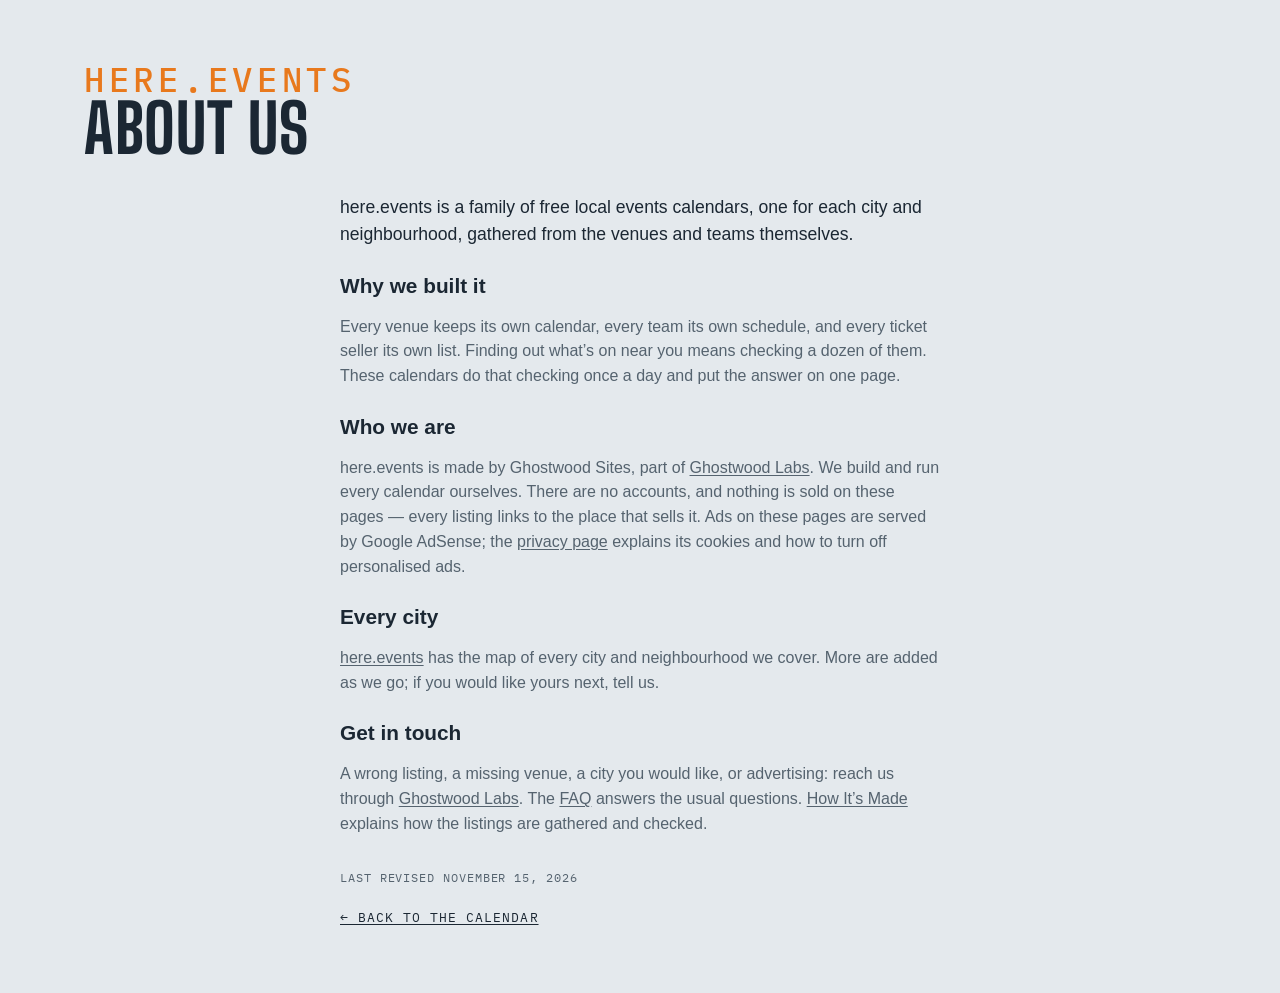
<file: site/about.html>
<!DOCTYPE html>
<html lang="en">
<head>
<meta charset="utf-8">
<meta name="viewport" content="width=device-width, initial-scale=1, viewport-fit=cover">
<meta name="theme-color" media="(prefers-color-scheme: light)" content="#edf1f4">
<meta name="theme-color" media="(prefers-color-scheme: dark)" content="#141a20">
<script>
  try {
    var t = localStorage.getItem('lqa-theme');
    var PHONE = '(max-width: 640px), (pointer: coarse) and (max-height: 500px)';
    if ((t === 'light' || t === 'dark') && !matchMedia(PHONE).matches) document.documentElement.dataset.theme = t;
  } catch (e) { /* no storage — system it is */ }
</script>
<title>About Us — here.events</title>
<meta name="description" content="About here.events: free local events calendars for each city and neighbourhood, gathered from the venues and teams themselves.">
<link rel="canonical" href="https://seattle.here.events/about.html">
<link rel="icon" href="favicon.svg" type="image/svg+xml">
<link rel="preconnect" href="https://fonts.googleapis.com">
<link rel="preconnect" href="https://fonts.gstatic.com" crossorigin>
<link href="https://fonts.googleapis.com/css2?family=Big+Shoulders:opsz,wght@10..72,500;10..72,700&family=IBM+Plex+Mono:wght@400;500&display=swap" rel="stylesheet">
<link rel="stylesheet" href="styles.css?v=__V__">
<script src="city.js?v=__V__"></script>
</head>
<body>

<!-- the Ghostwood Labs mark, drawn once; the masthead and the footer <use> it -->
<svg width="0" height="0" style="position:absolute" aria-hidden="true">
  <symbol id="gw-mark" viewBox="0 0 576 576">
    <g fill="none" stroke="currentColor" stroke-width="24" stroke-linecap="round" stroke-linejoin="round">
      <path d="M300.19 51.03A26 26 0 0 1 275.81 51.03L235.63 29.71A26 26 0 0 0 210.57 30.08L103.63 91.02A26 26 0 0 0 90.5 113.61L90.5 161.4A26 26 0 0 1 77.38 183.98L39.62 205.52A26 26 0 0 0 26.5 228.1L26.5 347.9A26 26 0 0 0 39.62 370.48L77.38 392.02A26 26 0 0 1 90.5 414.6L90.5 462.39A26 26 0 0 0 103.63 484.98L210.57 545.92A26 26 0 0 0 235.63 546.29L275.81 524.97A26 26 0 0 1 300.19 524.97L340.37 546.29A26 26 0 0 0 365.43 545.92L472.37 484.98A26 26 0 0 0 485.5 462.39L485.5 414.6A26 26 0 0 1 498.62 392.02L536.38 370.48A26 26 0 0 0 549.5 347.9L549.5 228.1A26 26 0 0 0 536.38 205.52L498.62 183.98A26 26 0 0 1 485.5 161.4L485.5 113.61A26 26 0 0 0 472.37 91.02L365.43 30.08A26 26 0 0 0 340.37 29.71L300.19 51.03Z"/>
      <path d="M288 57.5L288 177.5"/>
      <path d="M288 518.5L288 403.5"/>
      <path d="M90.5 176.5L144.63 204.58A26 26 0 0 0 169.19 204.26L209.58 181.92A26 26 0 0 0 223 159.17L223 101.5L158.5 137.5"/>
      <path d="M485.5 176.5L431.37 204.58A26 26 0 0 1 406.81 204.26L366.42 181.92A26 26 0 0 1 353 159.17L353 101.5L417.5 137.5"/>
      <path d="M157 211L157 287.5"/>
      <path d="M419 211L419 287.5"/>
      <path d="M90.5 399.5L144.63 371.42A26 26 0 0 1 169.19 371.74L209.58 394.08A26 26 0 0 1 223 416.83L223 474.5L158.5 438.5"/>
      <path d="M485.5 399.5L431.37 371.42A26 26 0 0 0 406.81 371.74L366.42 394.08A26 26 0 0 0 353 416.83L353 474.5L417.5 438.5"/>
      <path d="M26.5 288L92 325.5L92 250.5"/>
      <path d="M549.5 288L484 325.5L484 250.5"/>
    </g>
  </symbol>
</svg>

<!-- About us (Steve, 2026-10-29: "Create an about us section just to the left of FAQ, make it work
     the same"): one shared page for every city, word for word, like the FAQ. Styled by .ad-page. -->
<header class="masthead">
  <div class="masthead-text">
    <p class="eyebrow">here.events</p>
    <h1>About Us</h1>
  </div>
</header>
<main class="ad-page about-page">
  <p class="ad-lead">here.events is a family of free local events calendars, one for each city and neighbourhood, gathered from the venues and teams themselves.</p>

  <h2>Why we built it</h2>
  <p>Every venue keeps its own calendar, every team its own schedule, and every ticket seller its own list. Finding out what’s on near you means checking a dozen of them. These calendars do that checking once a day and put the answer on one page.</p>

  <h2>Who we are</h2>
  <p>here.events is made by Ghostwood Sites, part of <a href="https://ghostwoodlabs.com/" rel="noopener">Ghostwood Labs</a>. We build and run every calendar ourselves. There are no accounts, and nothing is sold on these pages — every listing links to the place that sells it. Ads on these pages are served by Google AdSense; the <a href="https://here.events/privacy/">privacy page</a> explains its cookies and how to turn off personalised ads.</p>

  <h2>Every city</h2>
  <p><a href="https://here.events/">here.events</a> has the map of every city and neighbourhood we cover. More are added as we go; if you would like yours next, tell us.</p>

  <h2>Get in touch</h2>
  <p>A wrong listing, a missing venue, a city you would like, or advertising: reach us through <a href="https://ghostwoodlabs.com/" rel="noopener">Ghostwood Labs</a>. The <a href="faq.html">FAQ</a> answers the usual questions. <a href="how.html">How It’s Made</a> explains how the listings are gathered and checked.</p>

  <p class="ad-revised">Last revised <time datetime="2026-11-15">November 15, 2026</time></p>
  <a class="ad-back" href="./">← Back to the calendar</a>
</main>
</body>
</html>
</file>
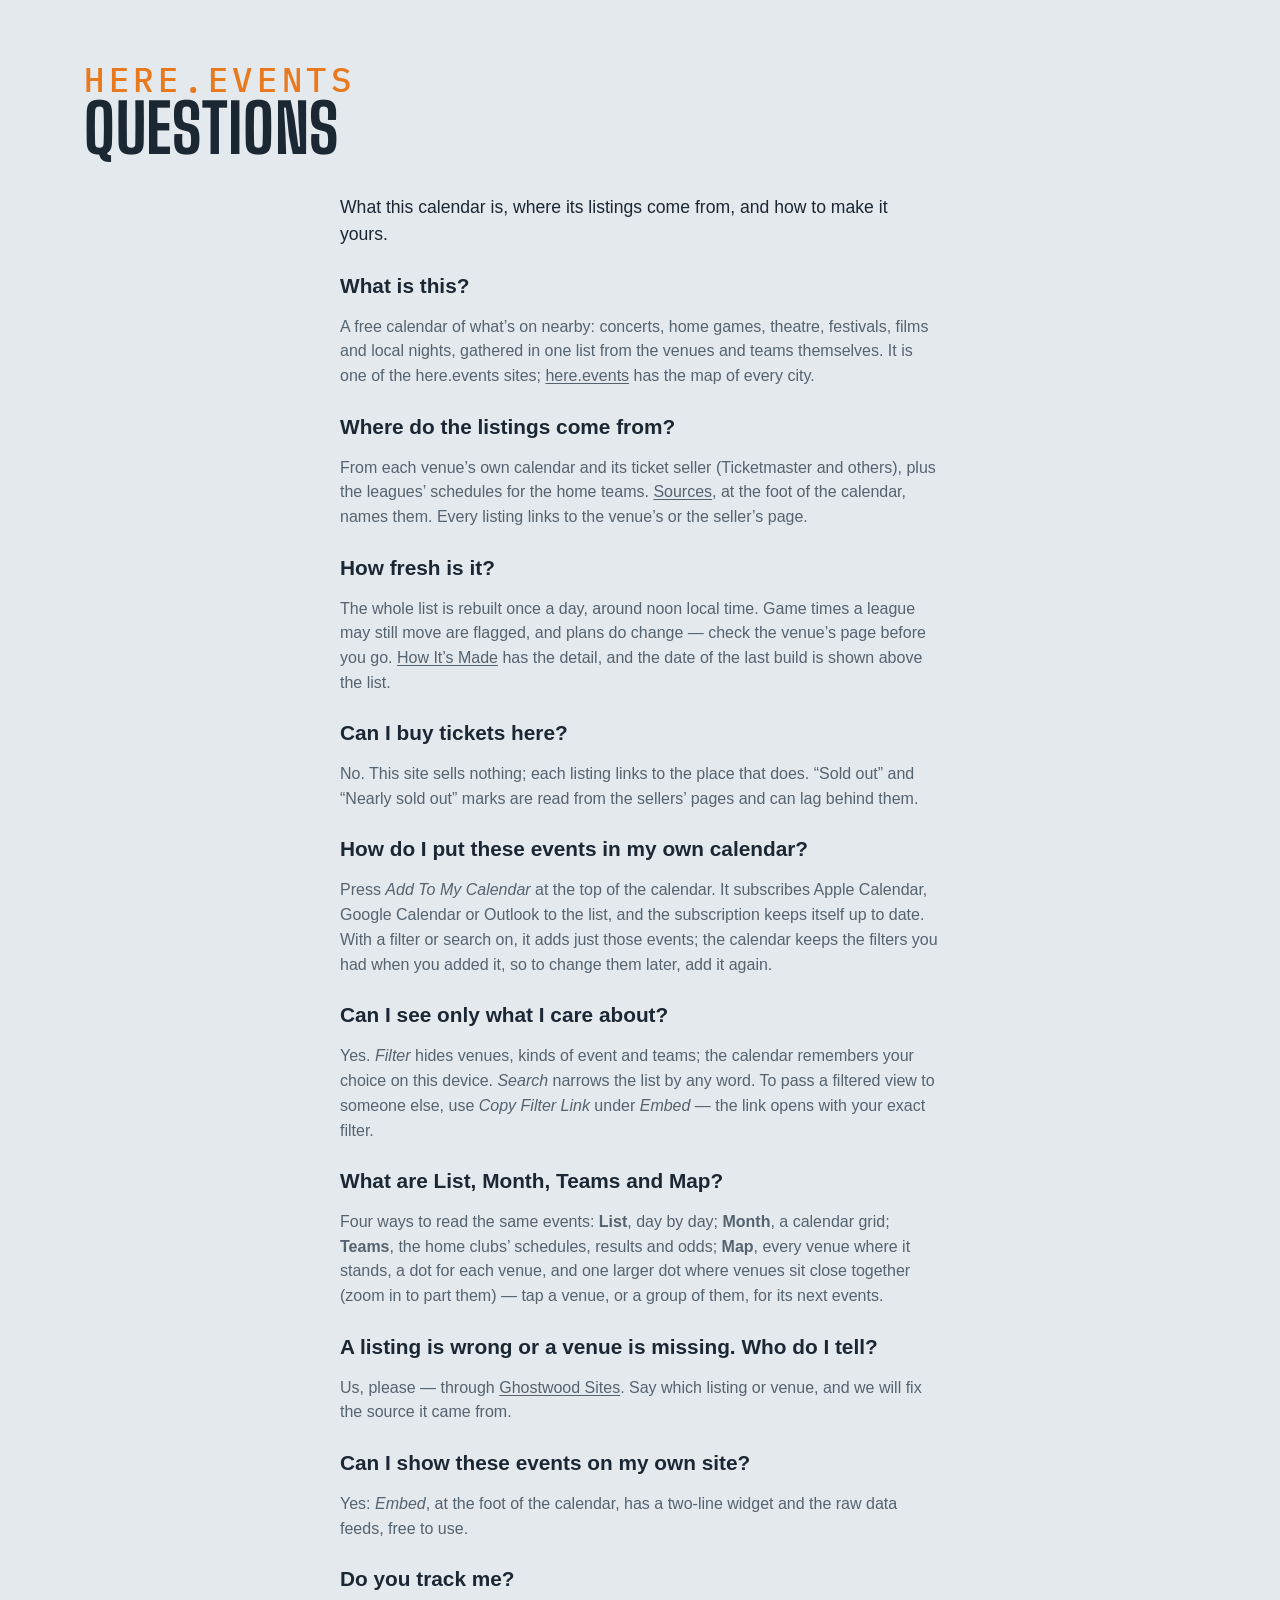
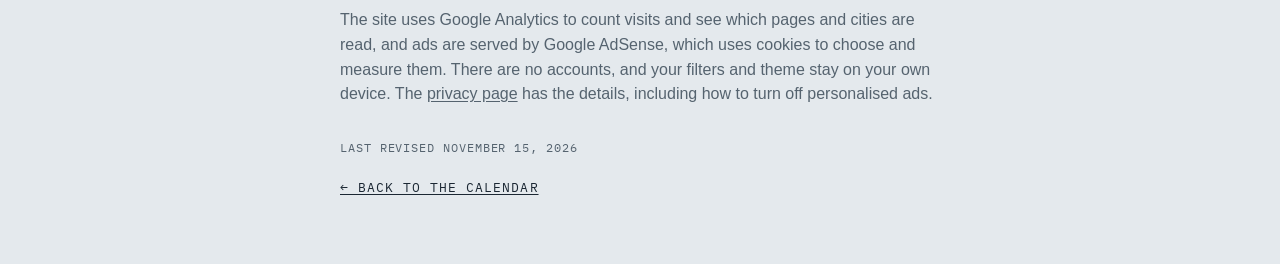
<file: site/faq.html>
<!DOCTYPE html>
<html lang="en">
<head>
<meta charset="utf-8">
<meta name="viewport" content="width=device-width, initial-scale=1, viewport-fit=cover">
<meta name="theme-color" media="(prefers-color-scheme: light)" content="#edf1f4">
<meta name="theme-color" media="(prefers-color-scheme: dark)" content="#141a20">
<script>
  try {
    var t = localStorage.getItem('lqa-theme');
    var PHONE = '(max-width: 640px), (pointer: coarse) and (max-height: 500px)';
    if ((t === 'light' || t === 'dark') && !matchMedia(PHONE).matches) document.documentElement.dataset.theme = t;
  } catch (e) { /* no storage — system it is */ }
</script>
<title>Questions — here.events</title>
<meta name="description" content="Questions about this events calendar: where the listings come from, how fresh they are, and how to put them in your own calendar.">
<link rel="canonical" href="https://seattle.here.events/faq.html">
<link rel="icon" href="favicon.svg" type="image/svg+xml">
<link rel="preconnect" href="https://fonts.googleapis.com">
<link rel="preconnect" href="https://fonts.gstatic.com" crossorigin>
<link href="https://fonts.googleapis.com/css2?family=Big+Shoulders:opsz,wght@10..72,500;10..72,700&family=IBM+Plex+Mono:wght@400;500&display=swap" rel="stylesheet">
<link rel="stylesheet" href="styles.css?v=__V__">
<script src="city.js?v=__V__"></script>
</head>
<body>

<!-- the Ghostwood Labs mark, drawn once; the masthead and the footer <use> it -->
<svg width="0" height="0" style="position:absolute" aria-hidden="true">
  <symbol id="gw-mark" viewBox="0 0 576 576">
    <g fill="none" stroke="currentColor" stroke-width="24" stroke-linecap="round" stroke-linejoin="round">
      <path d="M300.19 51.03A26 26 0 0 1 275.81 51.03L235.63 29.71A26 26 0 0 0 210.57 30.08L103.63 91.02A26 26 0 0 0 90.5 113.61L90.5 161.4A26 26 0 0 1 77.38 183.98L39.62 205.52A26 26 0 0 0 26.5 228.1L26.5 347.9A26 26 0 0 0 39.62 370.48L77.38 392.02A26 26 0 0 1 90.5 414.6L90.5 462.39A26 26 0 0 0 103.63 484.98L210.57 545.92A26 26 0 0 0 235.63 546.29L275.81 524.97A26 26 0 0 1 300.19 524.97L340.37 546.29A26 26 0 0 0 365.43 545.92L472.37 484.98A26 26 0 0 0 485.5 462.39L485.5 414.6A26 26 0 0 1 498.62 392.02L536.38 370.48A26 26 0 0 0 549.5 347.9L549.5 228.1A26 26 0 0 0 536.38 205.52L498.62 183.98A26 26 0 0 1 485.5 161.4L485.5 113.61A26 26 0 0 0 472.37 91.02L365.43 30.08A26 26 0 0 0 340.37 29.71L300.19 51.03Z"/>
      <path d="M288 57.5L288 177.5"/>
      <path d="M288 518.5L288 403.5"/>
      <path d="M90.5 176.5L144.63 204.58A26 26 0 0 0 169.19 204.26L209.58 181.92A26 26 0 0 0 223 159.17L223 101.5L158.5 137.5"/>
      <path d="M485.5 176.5L431.37 204.58A26 26 0 0 1 406.81 204.26L366.42 181.92A26 26 0 0 1 353 159.17L353 101.5L417.5 137.5"/>
      <path d="M157 211L157 287.5"/>
      <path d="M419 211L419 287.5"/>
      <path d="M90.5 399.5L144.63 371.42A26 26 0 0 1 169.19 371.74L209.58 394.08A26 26 0 0 1 223 416.83L223 474.5L158.5 438.5"/>
      <path d="M485.5 399.5L431.37 371.42A26 26 0 0 0 406.81 371.74L366.42 394.08A26 26 0 0 0 353 416.83L353 474.5L417.5 438.5"/>
      <path d="M26.5 288L92 325.5L92 250.5"/>
      <path d="M549.5 288L484 325.5L484 250.5"/>
    </g>
  </symbol>
</svg>

<!-- The FAQ (Steve, 2026-10-28, queued "creating a FAQ page"): one shared page for
     every city, word for word, "here.events" over the heading on every site (Steve,
     2026-10-29: "FAQ doesn't need the city/neighboorhood"). Styled by .ad-page in styles.css, like Advertise. -->
<header class="masthead">
  <div class="masthead-text">
    <p class="eyebrow">here.events</p>
    <h1>Questions</h1>
  </div>
</header>
<main class="ad-page faq-page">
  <p class="ad-lead">What this calendar is, where its listings come from, and how to make it yours.</p>

  <h2>What is this?</h2>
  <p>A free calendar of what’s on nearby: concerts, home games, theatre, festivals, films and local nights, gathered in one list from the venues and teams themselves. It is one of the here.events sites; <a href="https://here.events/">here.events</a> has the map of every city.</p>

  <h2>Where do the listings come from?</h2>
  <p>From each venue’s own calendar and its ticket seller (Ticketmaster and others), plus the leagues’ schedules for the home teams. <a href="sources.html">Sources</a>, at the foot of the calendar, names them. Every listing links to the venue’s or the seller’s page.</p>

  <h2>How fresh is it?</h2>
  <p>The whole list is rebuilt once a day, around noon local time. Game times a league may still move are flagged, and plans do change — check the venue’s page before you go. <a href="how.html">How It’s Made</a> has the detail, and the date of the last build is shown above the list.</p>

  <h2>Can I buy tickets here?</h2>
  <p>No. This site sells nothing; each listing links to the place that does. “Sold out” and “Nearly sold out” marks are read from the sellers’ pages and can lag behind them.</p>

  <h2>How do I put these events in my own calendar?</h2>
  <p>Press <em>Add To My Calendar</em> at the top of the calendar. It subscribes Apple Calendar, Google Calendar or Outlook to the list, and the subscription keeps itself up to date. With a filter or search on, it adds just those events; the calendar keeps the filters you had when you added it, so to change them later, add it again.</p>

  <h2>Can I see only what I care about?</h2>
  <p>Yes. <em>Filter</em> hides venues, kinds of event and teams; the calendar remembers your choice on this device. <em>Search</em> narrows the list by any word. To pass a filtered view to someone else, use <em>Copy Filter Link</em> under <em>Embed</em> — the link opens with your exact filter.</p>

  <h2>What are List, Month, Teams and Map?</h2>
  <p>Four ways to read the same events: <strong>List</strong>, day by day; <strong>Month</strong>, a calendar grid; <strong>Teams</strong>, the home clubs’ schedules, results and odds; <strong>Map</strong>, every venue where it stands, a dot for each venue, and one larger dot where venues sit close together (zoom in to part them) — tap a venue, or a group of them, for its next events.</p>

  <h2>A listing is wrong or a venue is missing. Who do I tell?</h2>
  <p>Us, please — through <a href="https://ghostwoodlabs.com/" rel="noopener">Ghostwood Sites</a>. Say which listing or venue, and we will fix the source it came from.</p>

  <h2>Can I show these events on my own site?</h2>
  <p>Yes: <em>Embed</em>, at the foot of the calendar, has a two-line widget and the raw data feeds, free to use.</p>

  <h2>Do you track me?</h2>
  <p>The site uses Google Analytics to count visits and see which pages and cities are read, and ads are served by Google AdSense, which uses cookies to choose and measure them. There are no accounts, and your filters and theme stay on your own device. The <a href="https://here.events/privacy/">privacy page</a> has the details, including how to turn off personalised ads.</p>

  <p class="ad-revised">Last revised <time datetime="2026-11-15">November 15, 2026</time></p>
  <a class="ad-back" href="./">← Back to the calendar</a>
</main>
</body>
</html>
</file>
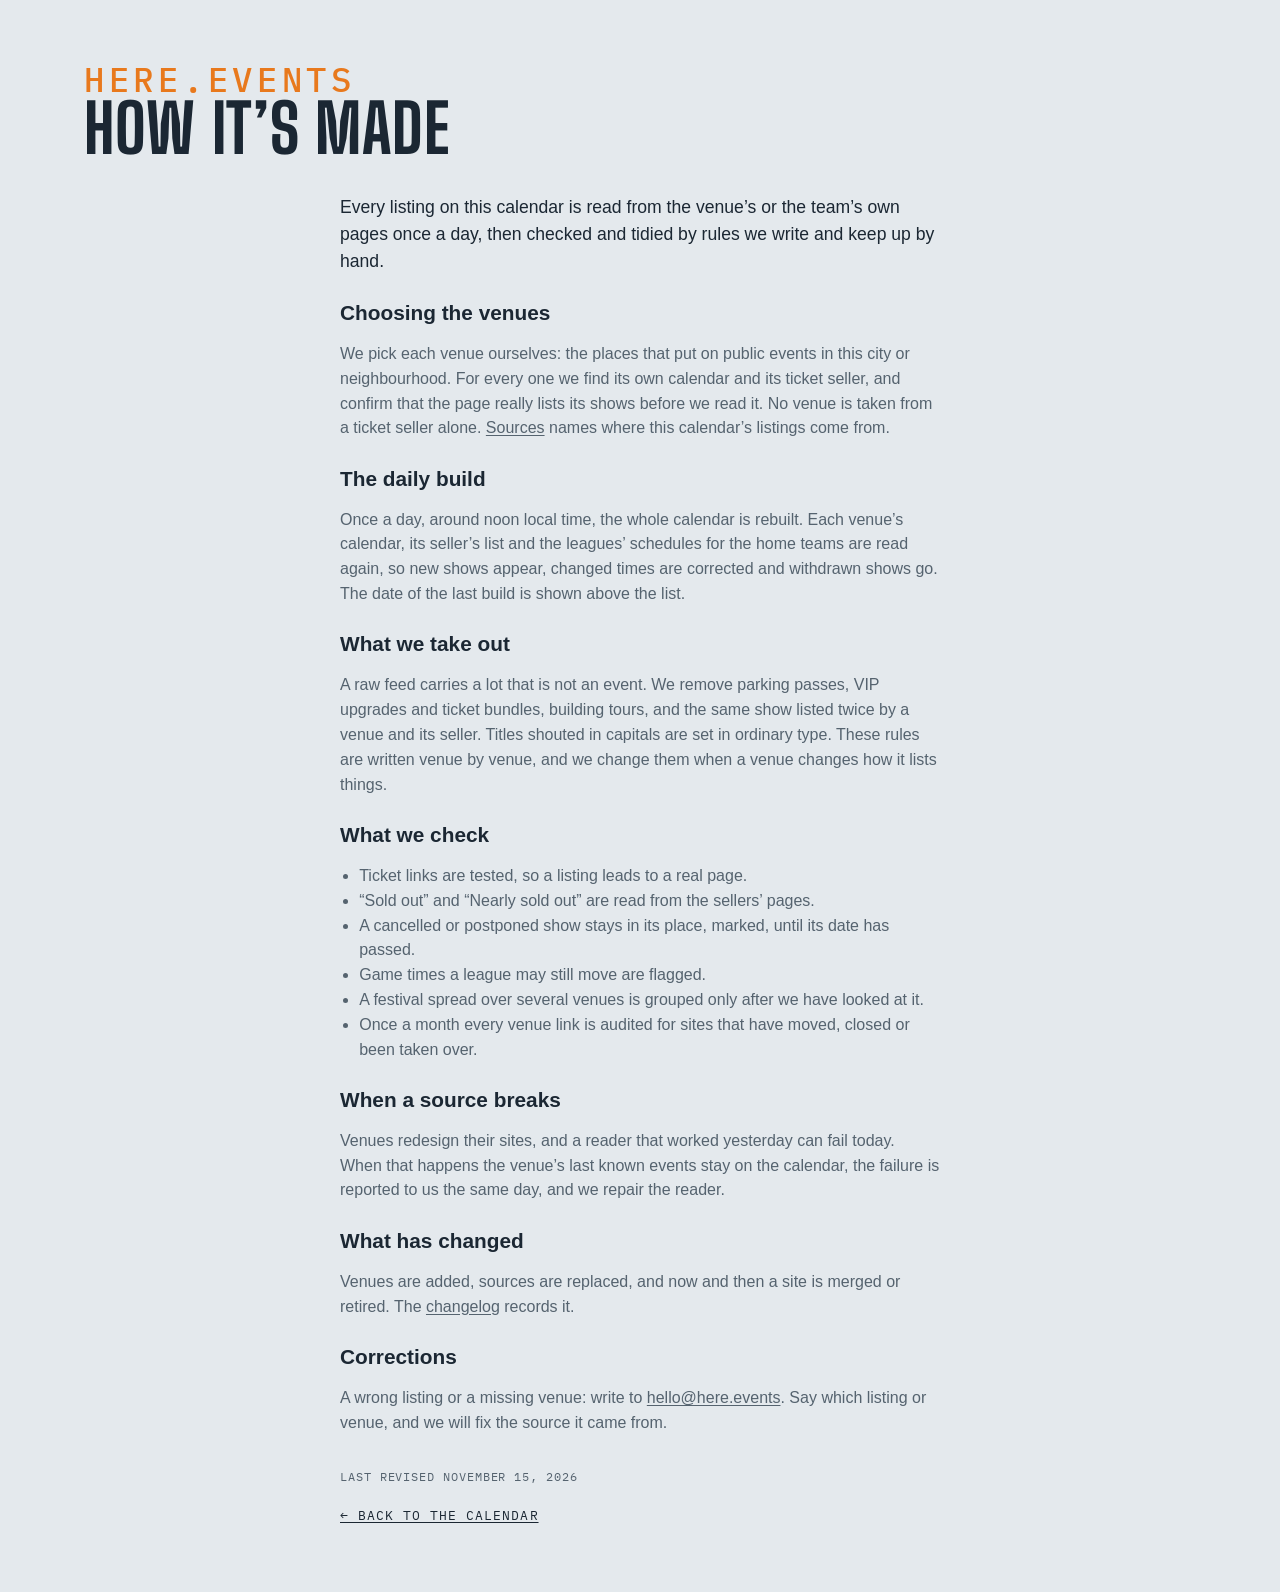
<file: site/how.html>
<!DOCTYPE html>
<html lang="en">
<head>
<meta charset="utf-8">
<meta name="viewport" content="width=device-width, initial-scale=1, viewport-fit=cover">
<meta name="theme-color" media="(prefers-color-scheme: light)" content="#edf1f4">
<meta name="theme-color" media="(prefers-color-scheme: dark)" content="#141a20">
<script>
  try {
    var t = localStorage.getItem('lqa-theme');
    var PHONE = '(max-width: 640px), (pointer: coarse) and (max-height: 500px)';
    if ((t === 'light' || t === 'dark') && !matchMedia(PHONE).matches) document.documentElement.dataset.theme = t;
  } catch (e) {}
</script>
<title>How This Calendar Is Made — here.events</title>
<meta name="description" content="How the here.events calendars are made: which venues are chosen, what is read each day, what is taken out by hand, and what is checked before a listing is published.">
<link rel="canonical" href="https://seattle.here.events/how.html">
<link rel="icon" href="favicon.svg" type="image/svg+xml">
<link rel="preconnect" href="https://fonts.googleapis.com">
<link rel="preconnect" href="https://fonts.gstatic.com" crossorigin>
<link href="https://fonts.googleapis.com/css2?family=Big+Shoulders:opsz,wght@10..72,500;10..72,700&family=IBM+Plex+Mono:wght@400;500&display=swap" rel="stylesheet">
<link rel="stylesheet" href="styles.css?v=__V__">
<script src="city.js?v=__V__"></script>
</head>
<body>

<svg width="0" height="0" style="position:absolute" aria-hidden="true">
  <symbol id="gw-mark" viewBox="0 0 576 576">
    <g fill="none" stroke="currentColor" stroke-width="24" stroke-linecap="round" stroke-linejoin="round">
      <path d="M300.19 51.03A26 26 0 0 1 275.81 51.03L235.63 29.71A26 26 0 0 0 210.57 30.08L103.63 91.02A26 26 0 0 0 90.5 113.61L90.5 161.4A26 26 0 0 1 77.38 183.98L39.62 205.52A26 26 0 0 0 26.5 228.1L26.5 347.9A26 26 0 0 0 39.62 370.48L77.38 392.02A26 26 0 0 1 90.5 414.6L90.5 462.39A26 26 0 0 0 103.63 484.98L210.57 545.92A26 26 0 0 0 235.63 546.29L275.81 524.97A26 26 0 0 1 300.19 524.97L340.37 546.29A26 26 0 0 0 365.43 545.92L472.37 484.98A26 26 0 0 0 485.5 462.39L485.5 414.6A26 26 0 0 1 498.62 392.02L536.38 370.48A26 26 0 0 0 549.5 347.9L549.5 228.1A26 26 0 0 0 536.38 205.52L498.62 183.98A26 26 0 0 1 485.5 161.4L485.5 113.61A26 26 0 0 0 472.37 91.02L365.43 30.08A26 26 0 0 0 340.37 29.71L300.19 51.03Z"/>
      <path d="M288 57.5L288 177.5"/>
      <path d="M288 518.5L288 403.5"/>
      <path d="M90.5 176.5L144.63 204.58A26 26 0 0 0 169.19 204.26L209.58 181.92A26 26 0 0 0 223 159.17L223 101.5L158.5 137.5"/>
      <path d="M485.5 176.5L431.37 204.58A26 26 0 0 1 406.81 204.26L366.42 181.92A26 26 0 0 1 353 159.17L353 101.5L417.5 137.5"/>
      <path d="M157 211L157 287.5"/>
      <path d="M419 211L419 287.5"/>
      <path d="M90.5 399.5L144.63 371.42A26 26 0 0 1 169.19 371.74L209.58 394.08A26 26 0 0 1 223 416.83L223 474.5L158.5 438.5"/>
      <path d="M485.5 399.5L431.37 371.42A26 26 0 0 0 406.81 371.74L366.42 394.08A26 26 0 0 0 353 416.83L353 474.5L417.5 438.5"/>
      <path d="M26.5 288L92 325.5L92 250.5"/>
      <path d="M549.5 288L484 325.5L484 250.5"/>
    </g>
  </symbol>
</svg>

<header class="masthead">
  <div class="masthead-text">
    <p class="eyebrow">here.events</p>
    <h1>How It’s Made</h1>
  </div>
</header>
<main class="ad-page how-page">
  <p class="ad-lead">Every listing on this calendar is read from the venue’s or the team’s own pages once a day, then checked and tidied by rules we write and keep up by hand.</p>

  <h2>Choosing the venues</h2>
  <p>We pick each venue ourselves: the places that put on public events in this city or neighbourhood. For every one we find its own calendar and its ticket seller, and confirm that the page really lists its shows before we read it. No venue is taken from a ticket seller alone. <a href="sources.html">Sources</a> names where this calendar’s listings come from.</p>

  <h2>The daily build</h2>
  <p>Once a day, around noon local time, the whole calendar is rebuilt. Each venue’s calendar, its seller’s list and the leagues’ schedules for the home teams are read again, so new shows appear, changed times are corrected and withdrawn shows go. The date of the last build is shown above the list.</p>

  <h2>What we take out</h2>
  <p>A raw feed carries a lot that is not an event. We remove parking passes, VIP upgrades and ticket bundles, building tours, and the same show listed twice by a venue and its seller. Titles shouted in capitals are set in ordinary type. These rules are written venue by venue, and we change them when a venue changes how it lists things.</p>

  <h2>What we check</h2>
  <ul>
    <li>Ticket links are tested, so a listing leads to a real page.</li>
    <li>“Sold out” and “Nearly sold out” are read from the sellers’ pages.</li>
    <li>A cancelled or postponed show stays in its place, marked, until its date has passed.</li>
    <li>Game times a league may still move are flagged.</li>
    <li>A festival spread over several venues is grouped only after we have looked at it.</li>
    <li>Once a month every venue link is audited for sites that have moved, closed or been taken over.</li>
  </ul>

  <h2>When a source breaks</h2>
  <p>Venues redesign their sites, and a reader that worked yesterday can fail today. When that happens the venue’s last known events stay on the calendar, the failure is reported to us the same day, and we repair the reader.</p>

  <h2>What has changed</h2>
  <p>Venues are added, sources are replaced, and now and then a site is merged or retired. The <a href="https://here.events/changelog/">changelog</a> records it.</p>

  <h2>Corrections</h2>
  <p>A wrong listing or a missing venue: write to <a href="mailto:hello@here.events">hello@here.events</a>. Say which listing or venue, and we will fix the source it came from.</p>

  <p class="ad-revised">Last revised <time datetime="2026-11-15">November 15, 2026</time></p>
  <a class="ad-back" href="./">← Back to the calendar</a>
</main>
</body>
</html>
</file>
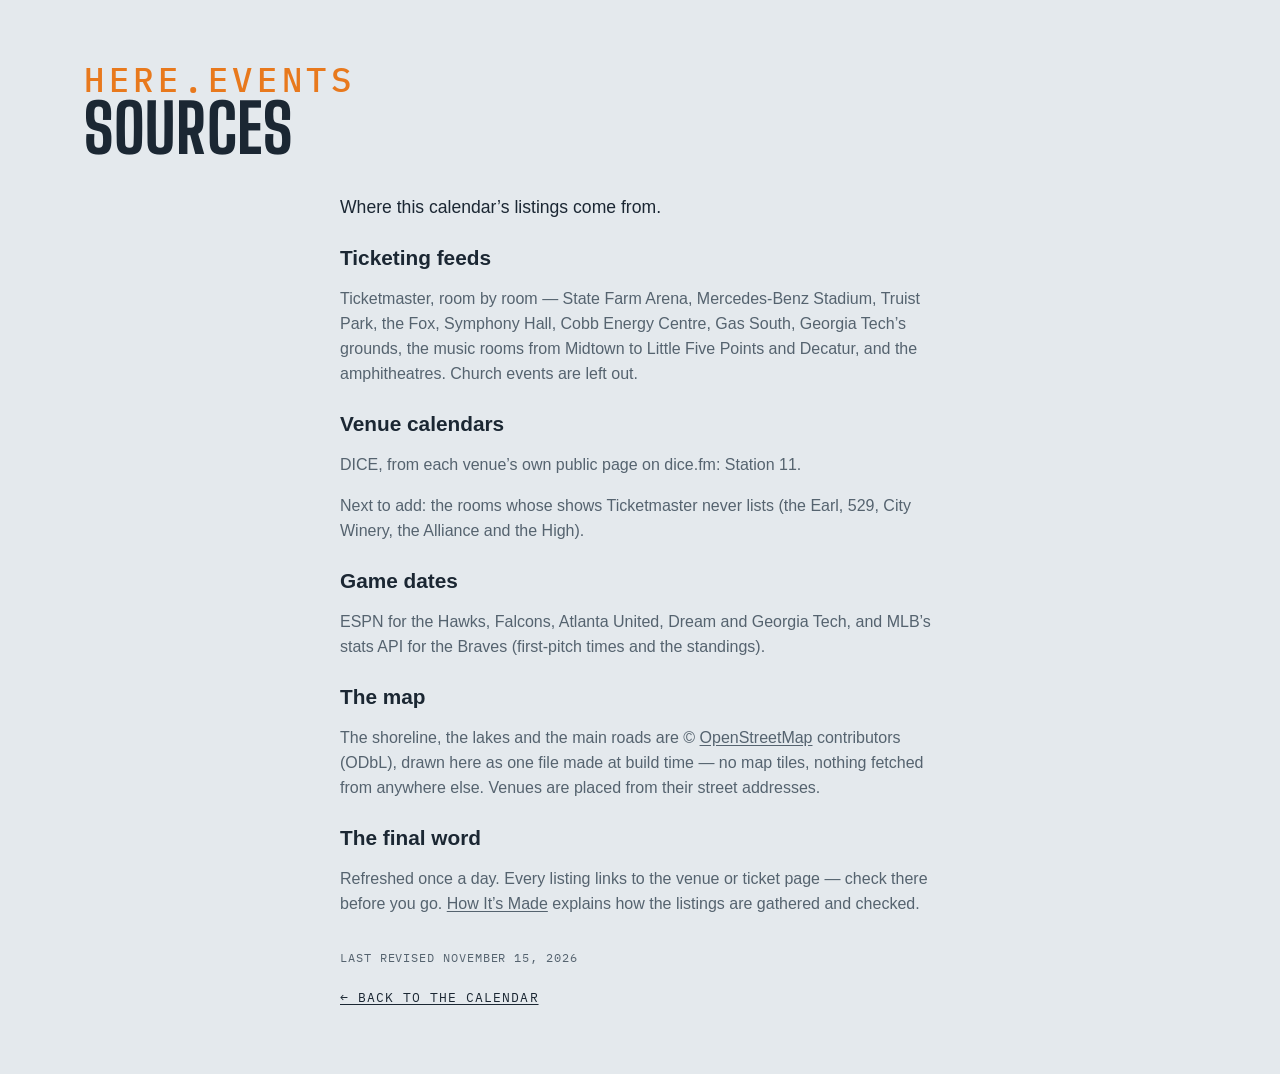
<file: site/sources.html>
<!DOCTYPE html>
<html lang="en">
<head>
<meta charset="utf-8">
<meta name="viewport" content="width=device-width, initial-scale=1, viewport-fit=cover">
<meta name="theme-color" media="(prefers-color-scheme: light)" content="#edf1f4">
<meta name="theme-color" media="(prefers-color-scheme: dark)" content="#141a20">
<script>
  try {
    var t = localStorage.getItem('lqa-theme');
    var PHONE = '(max-width: 640px), (pointer: coarse) and (max-height: 500px)';
    if ((t === 'light' || t === 'dark') && !matchMedia(PHONE).matches) document.documentElement.dataset.theme = t;
  } catch (e) { /* no storage — system it is */ }
</script>
<title>Sources — here.events</title>
<meta name="description" content="Where this events calendar’s listings come from: the ticket sellers, the venues’ own calendars and the leagues’ schedules.">
<link rel="icon" href="favicon.svg" type="image/svg+xml">
<link rel="preconnect" href="https://fonts.googleapis.com">
<link rel="preconnect" href="https://fonts.gstatic.com" crossorigin>
<link href="https://fonts.googleapis.com/css2?family=Big+Shoulders:opsz,wght@10..72,500;10..72,700&family=IBM+Plex+Mono:wght@400;500&display=swap" rel="stylesheet">
<link rel="stylesheet" href="styles.css?v=__V__">
<script src="city.js?v=__V__"></script>
</head>
<body>

<!-- the Ghostwood Labs mark, drawn once; the masthead and the footer <use> it -->
<svg width="0" height="0" style="position:absolute" aria-hidden="true">
  <symbol id="gw-mark" viewBox="0 0 576 576">
    <g fill="none" stroke="currentColor" stroke-width="24" stroke-linecap="round" stroke-linejoin="round">
      <path d="M300.19 51.03A26 26 0 0 1 275.81 51.03L235.63 29.71A26 26 0 0 0 210.57 30.08L103.63 91.02A26 26 0 0 0 90.5 113.61L90.5 161.4A26 26 0 0 1 77.38 183.98L39.62 205.52A26 26 0 0 0 26.5 228.1L26.5 347.9A26 26 0 0 0 39.62 370.48L77.38 392.02A26 26 0 0 1 90.5 414.6L90.5 462.39A26 26 0 0 0 103.63 484.98L210.57 545.92A26 26 0 0 0 235.63 546.29L275.81 524.97A26 26 0 0 1 300.19 524.97L340.37 546.29A26 26 0 0 0 365.43 545.92L472.37 484.98A26 26 0 0 0 485.5 462.39L485.5 414.6A26 26 0 0 1 498.62 392.02L536.38 370.48A26 26 0 0 0 549.5 347.9L549.5 228.1A26 26 0 0 0 536.38 205.52L498.62 183.98A26 26 0 0 1 485.5 161.4L485.5 113.61A26 26 0 0 0 472.37 91.02L365.43 30.08A26 26 0 0 0 340.37 29.71L300.19 51.03Z"/>
      <path d="M288 57.5L288 177.5"/>
      <path d="M288 518.5L288 403.5"/>
      <path d="M90.5 176.5L144.63 204.58A26 26 0 0 0 169.19 204.26L209.58 181.92A26 26 0 0 0 223 159.17L223 101.5L158.5 137.5"/>
      <path d="M485.5 176.5L431.37 204.58A26 26 0 0 1 406.81 204.26L366.42 181.92A26 26 0 0 1 353 159.17L353 101.5L417.5 137.5"/>
      <path d="M157 211L157 287.5"/>
      <path d="M419 211L419 287.5"/>
      <path d="M90.5 399.5L144.63 371.42A26 26 0 0 1 169.19 371.74L209.58 394.08A26 26 0 0 1 223 416.83L223 474.5L158.5 438.5"/>
      <path d="M485.5 399.5L431.37 371.42A26 26 0 0 0 406.81 371.74L366.42 394.08A26 26 0 0 0 353 416.83L353 474.5L417.5 438.5"/>
      <path d="M26.5 288L92 325.5L92 250.5"/>
      <path d="M549.5 288L484 325.5L484 250.5"/>
    </g>
  </symbol>
</svg>

<!-- The sources (Steve, 2026-10-29: "make it work like FAQ"): moved here from the footer's
     floating panel. "here.events" over the heading like the FAQ, but the text below is this
     city's own — each city keeps its own sources.html. Styled by .ad-page in styles.css. -->
<header class="masthead">
  <div class="masthead-text">
    <p class="eyebrow">here.events</p>
    <h1>Sources</h1>
  </div>
</header>
<main class="ad-page sources-page">
  <p class="ad-lead">Where this calendar’s listings come from.</p>

  <h2>Ticketing feeds</h2>
  <p>Ticketmaster, room by room — State Farm Arena, Mercedes-Benz Stadium, Truist Park, the Fox, Symphony Hall, Cobb Energy Centre, Gas South, Georgia Tech’s grounds, the music rooms from Midtown to Little Five Points and Decatur, and the amphitheatres. Church events are left out.</p>

  <h2>Venue calendars</h2>
  <p>DICE, from each venue’s own public page on dice.fm: Station 11.</p>
  <p>Next to add: the rooms whose shows Ticketmaster never lists (the Earl, 529, City Winery, the Alliance and the High).</p>

  <h2>Game dates</h2>
  <p>ESPN for the Hawks, Falcons, Atlanta United, Dream and Georgia Tech, and MLB’s stats API for the Braves (first-pitch times and the standings).</p>

  <h2>The map</h2>
  <p>The shoreline, the lakes and the main roads are © <a href="https://www.openstreetmap.org/copyright" target="_blank" rel="noopener">OpenStreetMap</a> contributors (ODbL), drawn here as one file made at build time — no map tiles, nothing fetched from anywhere else. Venues are placed from their street addresses.</p>

  <h2>The final word</h2>
  <p>Refreshed once a day. Every listing links to the venue or ticket page — check there before you go. <a href="how.html">How It’s Made</a> explains how the listings are gathered and checked.</p>

  <p class="ad-revised">Last revised <time datetime="2026-11-15">November 15, 2026</time></p>
  <a class="ad-back" href="./">← Back to the calendar</a>
</main>
</body>
</html>
</file>
<file: site/styles.css>
/* Lower Queen Anne Events — overcast-sky palette, marquee display type. */

:root {
  --sky: #e4e9ed;        /* overcast paper (a step down from #edf1f4, Steve 2026-10-12: "a little less glaring") */
  --mist: #f7f9fb;       /* card surface (was pure white) */
  --ink: #1b2733;        /* Puget ink */
  --ink-soft: #55636f;
  --ink-bright: #1b2733; /* the logo: pure white in the dark palette, ink here */
  --line: #c3ccd4;
  --gold: #e8791d;       /* Space Needle "Galaxy Gold" */
  --gold-soft: #fbe9d8;
  /* Color coding is muted (a step back from the pure primaries) and each
     group keeps to its own family so a dot or stripe reads as what it is:
     venues are cool (blue → violet → teal), event types are warm (yellow →
     orange → red → pink). */
  /* venue hues (chips, grid ticks, agenda tags): a sweep from teal through
     blue and violet to magenta, neighbors alternating light and dark */
  /* all three families sit a step back from the pure primaries: the same
     hues, less glare, so the stripes and ticks read after the titles */
  --v-sfa: #9e2e2e; --v-mbs: #2e9e4f; --v-truist: #6f2e9e; --v-fox: #9e902e; --v-aso: #2e8b9e; --v-cobb: #9e2e6b; /* the rooms, one hue each (city.js cssVar), spread round the wheel */
  --v-gassouth: #4a9e2e; --v-gateway: #332e9e; --v-dodd: #9e532e; --v-mccamish: #2e9e74; --v-tabernacle: #952e9e; --v-eastern: #879e2e;
  --v-roxy: #2e669e; --v-buckhead: #9e2e45; --v-variety: #2e9e37; --v-masq: #582e9e; --v-centerstage: #9e792e; --v-loft: #2e9e9a;
  --v-vinyl: #9e2e82; --v-terminal: #619e2e; --v-believe: #2e409e; --v-aisle5: #9e3c2e; --v-sob: #2e9e5d; --v-eddies: #7e2e9e;
  --v-lakewood: #9e9e2e; --v-ameris: #2e7d9e; --v-chastain: #9e2e5c;
  --v-station11: #9e662e; /* the DICE venues (2026-11-03) */
  --venue-text: 72%;     /* how much of the venue hue the card's venue label keeps (light mode) */
  --tint: 26%;           /* the venue wash behind a series card (light mode; 13% in the dark palette) */
  --row-a: #f3f6f8; --row-b: #d6dde3; /* the list's rows alternate light and dark grey; only a series keeps its venue's hue (Steve, 2026-10-20) */
  /* event-type hues (calendar ticks, agenda right edge): concerts salmon and
     arts crimson keep clear of the brand orange; movies slate = "quiet" */
  --t-concert: #d9664f;
  --t-sports: #d4b106;
  --t-arts: #b8303f;
  --t-movie: #7a8a99;
  --t-community: #d63f9c;
  --t-expo: #2a9d8f;      /* conventions & expos: turquoise, the one hue the types didn't use */
  --t-bar: #c28a12;       /* bar nights: amber, an ale between the sports yellow and concert salmon */
  --alert: #e02b26;       /* cancelled / postponed notes: plain bright red */
  --barh-base: 3.4rem;   /* the pinned filter bar's height (chips 2.25rem + padding) */
  --titleh: 1.7rem;      /* the bar's title line (1.2rem + .5rem gap), added while scrolled */
  --barh: var(--barh-base); /* what the sticky things below the bar offset by */
  --rule: color-mix(in srgb, var(--line), var(--ink-soft)); /* list dividers: a step brighter than --line */
  /* the scorebug (the live game block, .tf-bug): a light panel in this theme, the broadcast's charcoal in the dark one (Steve, 2026-10-12: the charcoal panel on the light card looked bad) */
  --bug-bg: #f9fafb; --bug-frame: #c9d2da; --bug-ink: #1b2733; --bug-soft: #55636f; --bug-dim: #7c8894; --bug-rowline: #d5dce3; --bug-off: #b3bcc5; --bug-muted: #6b7784; --bug-score-bg: #ffffff; --bug-shadow: rgba(15, 25, 35, .10); --bug-redzone: #c8261f;
  --bug-bw: 1px; --frame: var(--line); --frame-w: 1px; /* the game block's frame and the bug's rules: hairlines in the card's line colour here, the 2px broadcast frame in the dark theme (Steve, 2026-10-12: "soften … the borders in general") */
  --cell-mix: 22%; --cell-ink: var(--ink); --cell-bar: 4px; --cell-shadow: none; /* the bug's team cells: a wash of the club colour with a bar of it at the left and ink type, instead of the solid cell ("soften the colors here") */
  --tick-mix: var(--ink); --tick-pct: 65%; /* the refresh countdown ring: the club's colour mixed toward ink here, toward white on the dark ground (the mix itself is written in the .tf-refresh rule: a token holding var(--team-2) would resolve here on :root, where no club colour exists, and come out empty) */
  --dot: color-mix(in srgb, var(--ink-soft) 40%, transparent); /* the dotted underline under the watch strip's links */
  --display: "Big Shoulders", "Arial Narrow", sans-serif;
  --body: -apple-system, BlinkMacSystemFont, "Segoe UI", "Helvetica Neue", sans-serif;
  --mono: "IBM Plex Mono", ui-monospace, Menlo, monospace;
}
/* Dark palette. Applies when the system prefers dark and the visitor hasn't
   picked Light, or whenever they've picked Dark (the toggle sets
   data-theme on <html>; "system" leaves it unset). The two blocks must
   stay identical — CSS has no way to give one ruleset two unrelated
   conditions. */
@media (prefers-color-scheme: dark) {
  :root:not([data-theme="light"]) {
    color-scheme: dark;
    --sky: #141a20; --mist: #1d252e; --ink: #e8edf1; --ink-soft: #9aa7b2; --ink-bright: #ffffff;
    --line: #333f4a; --gold: #f08a33; --gold-soft: #3a2a1a;
    --v-sfa: #ea8686; --v-mbs: #86eaa3; --v-truist: #c086ea; --v-fox: #eadd86; --v-aso: #86d9ea; --v-cobb: #ea86bc;
    --v-gassouth: #9fea86; --v-gateway: #8a86ea; --v-dodd: #eaa786; --v-mccamish: #86eac4; --v-tabernacle: #e186ea; --v-eastern: #d5ea86;
    --v-roxy: #86b7ea; --v-buckhead: #ea869a; --v-variety: #86ea8e; --v-masq: #ab86ea; --v-centerstage: #eac886; --v-loft: #86eae6;
    --v-vinyl: #ea86d0; --v-terminal: #b3ea86; --v-believe: #8696ea; --v-aisle5: #ea9286; --v-sob: #86eab0; --v-eddies: #cd86ea;
    --v-lakewood: #e9ea86; --v-ameris: #86ccea; --v-chastain: #ea86af;
    --v-station11: #eab886; /* the DICE venues (2026-11-03) */
    --venue-text: 100%; --tint: 13%;
    --row-a: #1e252c; --row-b: #2c343c;
    --t-concert: #f0806a; --t-sports: #f2d21b; --t-arts: #d63a4f;
    --t-movie: #8b9db0; --t-community: #e660a8; --t-expo: #4fd1c5; --t-bar: #e3ad3c; --alert: #ff4b3e;
    --bug-bg: #2b2d30; --bug-frame: #c9cdd2; --bug-ink: #f4f4f4; --bug-soft: #d5d8dc; --bug-dim: #b9bec4; --bug-rowline: #5c6167; --bug-off: #6a6d72; --bug-muted: #4a4f56; --bug-score-bg: #fafafa; --bug-shadow: rgba(0, 0, 0, .35); --bug-redzone: #ff7b7b;
  --bug-bw: 2px; --frame: var(--ink-soft); --frame-w: 2px; --cell-mix: 100%; --cell-ink: #fff; --cell-bar: 0px; --cell-shadow: 0 1px 2px rgba(0, 0, 0, .5);
    --bug-bw: 2px; --frame: var(--ink-soft); --frame-w: 2px; --cell-mix: 100%; --cell-ink: #fff; --cell-bar: 0px; --cell-shadow: 0 1px 2px rgba(0, 0, 0, .5);
    --tick-mix: white; --tick-pct: 45%;
    --dot: color-mix(in srgb, var(--ink-soft) 60%, transparent);
  }
}
:root[data-theme="dark"] {
  color-scheme: dark;
  --sky: #141a20; --mist: #1d252e; --ink: #e8edf1; --ink-soft: #9aa7b2; --ink-bright: #ffffff;
  --line: #333f4a; --gold: #f08a33; --gold-soft: #3a2a1a;
  --v-sfa: #ea8686; --v-mbs: #86eaa3; --v-truist: #c086ea; --v-fox: #eadd86; --v-aso: #86d9ea; --v-cobb: #ea86bc;
  --v-gassouth: #9fea86; --v-gateway: #8a86ea; --v-dodd: #eaa786; --v-mccamish: #86eac4; --v-tabernacle: #e186ea; --v-eastern: #d5ea86;
  --v-roxy: #86b7ea; --v-buckhead: #ea869a; --v-variety: #86ea8e; --v-masq: #ab86ea; --v-centerstage: #eac886; --v-loft: #86eae6;
  --v-vinyl: #ea86d0; --v-terminal: #b3ea86; --v-believe: #8696ea; --v-aisle5: #ea9286; --v-sob: #86eab0; --v-eddies: #cd86ea;
  --v-lakewood: #e9ea86; --v-ameris: #86ccea; --v-chastain: #ea86af;
  --v-station11: #eab886; /* the DICE venues (2026-11-03) */
  --venue-text: 100%; --tint: 13%;
  --row-a: #1e252c; --row-b: #2c343c;
  --t-concert: #f0806a; --t-sports: #f2d21b; --t-arts: #d63a4f;
  --t-movie: #8b9db0; --t-community: #e660a8; --t-expo: #4fd1c5; --t-bar: #e3ad3c; --alert: #ff4b3e;
  --bug-bg: #2b2d30; --bug-frame: #c9cdd2; --bug-ink: #f4f4f4; --bug-soft: #d5d8dc; --bug-dim: #b9bec4; --bug-rowline: #5c6167; --bug-off: #6a6d72; --bug-muted: #4a4f56; --bug-score-bg: #fafafa; --bug-shadow: rgba(0, 0, 0, .35); --bug-redzone: #ff7b7b;
  --tick-mix: white; --tick-pct: 45%;
  --dot: color-mix(in srgb, var(--ink-soft) 60%, transparent);
}
:root[data-theme="light"] { color-scheme: light; }

* { box-sizing: border-box; }
html { scroll-behavior: smooth; overflow-x: clip; } /* clip: the footer bleeds to the viewport edges */
@media (prefers-reduced-motion: reduce) { html { scroll-behavior: auto; } }
/* the page is 62rem wide, and steps wider on big screens so event names
   get a single line: the calendar column is fixed, so all of the extra
   width goes to the cards (the footer line follows) */
:root { --pagew: 62rem; }
@media (min-width: 1180px) { :root { --pagew: 72rem; } }
@media (min-width: 1360px) { :root { --pagew: 80rem; } }
body {
  /* no bottom padding: the sticky footer is the page's last thing, and any
     padding here would show as a blank band under it once the list is short.
     A column flex at least a viewport tall, so a short page (the Teams view
     with one team) still puts the footer at the bottom edge */
  display: flex; flex-direction: column; min-height: 100vh; min-height: 100dvh;
  margin: 0 auto; padding: 0 1.25rem; max-width: var(--pagew);
  background: var(--sky); color: var(--ink);
  font: 16px/1.55 var(--body);
}
/* flex items refuse to shrink below their content's minimum width, so one
   unwrappable line (a TV listing, the compact bar's title) would push a whole
   section past a phone's edge; let them shrink like blocks */
body > * { min-width: 0; }
a { color: inherit; text-underline-offset: 2px; }
:focus-visible { outline: 2px solid var(--ink-soft); outline-offset: 2px; }

/* ---- masthead ---- */
.masthead {
  display: flex; flex-wrap: wrap; gap: 1.5rem; align-items: flex-end;
  justify-content: space-between; padding: 2.5rem 0 1rem;
}
.eyebrow {
  font-family: var(--mono); font-size: .8rem; letter-spacing: .12em;
  text-transform: uppercase; color: var(--gold); margin: 0 0 .3rem;
}
h1 {
  font-family: var(--display); font-weight: 700; font-size: clamp(2.6rem, 7vw, 4.2rem);
  line-height: .92; text-transform: uppercase; letter-spacing: .01em; margin: 0;
}
.masthead-text { min-width: 0; max-width: 100%; } /* a flex item would grow to its widest line and push past a phone's edge */
/* "More Cities" (See All until 2026-10-13, Other Places until 2026-10-18): the pill before the theme pill, to the same map (Steve, 2026-10-12); in the pinned bar the chip's text folds away and the map glyph stays */
/* Add To My Calendar: the first of the masthead's tools (Steve, 2026-10-26, "should move here" — beside More Cities; in the bar from 2026-09-16 until then), sized like the More Cities pill beside it */
.masthead-tools #subscribeBtn { order: 3; display: inline-flex; align-items: center; gap: .45rem; min-height: calc(1.7rem + 8px); padding: 0 .95em; }
.masthead-tools #subscribeBtn svg { width: 1rem; height: 1rem; flex: none; }
.masthead-tools #subscribeBtn:hover { border-color: var(--ink-soft); }
.bar-title .masthead-tools #subscribeBtn { min-height: 1.7rem; padding: 0 .5em; } /* icon-only in the title line, like the pill (the label rule is .bar-title .masthead-tools .chip span) */
.masthead-tools .see-all { order: 4; display: inline-flex; align-items: center; gap: .45rem; min-height: calc(1.7rem + 8px); padding: 0 .95em; text-decoration: none; }
.masthead-tools .see-all svg { width: 1rem; height: 1rem; fill: none; stroke: currentColor; stroke-width: 1.6; stroke-linejoin: round; stroke-linecap: round; }
.masthead-tools .see-all:hover { border-color: var(--ink-soft); }
.bar-title .masthead-tools .see-all { min-height: 1.7rem; padding: 0 .5em; }
/* the mark and the name as one thing: the mark stretches to the text's
   height (eyebrow + title) and keeps square, in the footer mark's white */
.masthead { --mast-title: clamp(2.6rem, 7vw, 4.2rem); } /* the title's size; the eyebrow and the mark are cut from it */
.masthead h1 { font-size: var(--mast-title); }
/* the picture (Steve, 2026-09-21: line art, the Needle's crown the focus):
   the top of the Space Needle from the Highsmith aerial, traced to single
   smooth lines at build (a gradient-magnitude pass over the photo, see the
   memory note), a 4.5:1 window from the spire tip to the Queen Anne treeline
   with the Needle centred and the Cascades ridge behind
   (design/lqa-masthead-lines-gen.py). The
   drawing is a luminance mask (masthead-lines.png, white = line) over a box
   of ink, so the lines are the palette's own ink in either theme. A band
   behind the masthead, the Needle toward the right, dissolving into the page
   on every side — no hard edge where the art stops (Steve, 2026-09-21) */
.masthead { min-height: 11rem; overflow: hidden; isolation: isolate; } /* a slim band (Steve, 2026-09-20: minimal) */
.masthead-photo { /* the drawing fills the gap between the name and the theme pill (Steve, 2026-10-05: "in all the modes try to make it fill this space"): a flex item between them, as tall as the band (the negative margins reach over the band's padding) */
  order: 1; flex: 1 1 0; align-self: stretch; min-width: 0; z-index: -1;
  margin: -2.5rem 0 -1rem; pointer-events: none;
  background: #fff; opacity: .9; /* white lines on the dark palette, black on the light one (Steve: "white and black with antialiasing") */
  -webkit-mask-image: url(masthead-lines.png), linear-gradient(to right, transparent 0%, #000 10%, #000 92%, transparent 100%), linear-gradient(to bottom, #000 0%, #000 58%, transparent 100%);
  mask-image: url(masthead-lines.png), linear-gradient(to right, transparent 0%, #000 10%, #000 92%, transparent 100%), linear-gradient(to bottom, #000 0%, #000 58%, transparent 100%);
  -webkit-mask-size: auto 100%, 100% 100%, 100% 100%; mask-size: auto 100%, 100% 100%, 100% 100%; /* the drawing at the band's height, however wide the gap: the Needle stays whole, the ridge beside it shows as far as the gap allows */
  -webkit-mask-position: 50% 0%, 0 0, 0 0; mask-position: 50% 0%, 0 0, 0 0; /* the Needle is at the drawing's centre, so its spire is the centre of the gap at every width (Steve, 2026-10-05: "make the center the top of the needle") */
  -webkit-mask-repeat: no-repeat; mask-repeat: no-repeat;
  mask-mode: luminance, alpha, alpha;
  -webkit-mask-composite: source-in; mask-composite: intersect;
}
.masthead-tools { order: 2; }
:root[data-theme="light"] .masthead-photo { background: #000; opacity: .7; }
@media (prefers-color-scheme: light) { :root:not([data-theme="dark"]) .masthead-photo { background: #000; opacity: .7; } }
.masthead-text { position: relative; }
.masthead .eyebrow { font-size: calc(var(--mast-title) * .5); font-weight: 500; letter-spacing: .14em; margin-bottom: .1rem; line-height: 1; } /* "Seattle": half the title's size (Steve, 2026-09-16: twice the quarter it was), a shade bolder */
/* the masthead's tools (Steve, 2026-09-14): Add To My Calendar (back here
   2026-10-26), the More Cities pill and the theme pill at the masthead's
   right end — the bar below keeps its room for the switch, filters, search,
   the clubs and the season calendar chip */
.masthead { position: relative; }
.masthead-tools { display: flex; align-items: center; gap: .6rem; flex: none; margin-left: auto; }
.sub { color: var(--ink-soft); max-width: 34rem; margin: .8rem 0 0; }

.updated { /* the "Updated …" stamp: an eyebrow line under the title, spaced like the one above it */
  margin: .3rem 0 0; min-height: 1em;
}
/* Solid-ink pill with the page background as its text — a dark pill in
   light mode, a light one in dark — softened on hover (the event sheet's
   Tickets button). */
.btn-cal {
  display: inline-flex; align-items: center; gap: .55em; margin: auto 0;
  font: 600 1rem/1 var(--body); color: var(--sky); background: var(--ink);
  border: 0; border-radius: 999px; padding: .85em 1.4em .85em 1.15em; cursor: pointer;
  transition: background .15s, color .15s;
}
.btn-cal svg { width: 1.15em; height: 1.15em; flex: none; }
.btn-cal:hover { background: var(--ink-soft); color: var(--sky); }
/* the subscribe pop: app.js placeSubscribePop fixes it under the masthead's
   Add To My Calendar button (right edges aligned); these are the fallback
   position and the look */
.pop {
  position: absolute; right: 0; top: calc(100% + 1.1rem); z-index: 10;
  width: min(18rem, 100%); background: var(--mist); border: 1px solid var(--line);
  border-radius: 8px; padding: 1rem 1.1rem; box-shadow: 0 8px 28px rgba(15, 25, 35, .18);
  font-size: .92rem;
}
.pop p { margin: 0 0 .6rem; }
.pop > :last-child { margin-bottom: 0; }
/* everything in the pop sits on one centre line: the checkbox row, the
   three named calendar tiles, the QR / Copy Link chips, then the note */
.pop-tiles { display: grid; grid-template-columns: repeat(3, 4.6rem); justify-content: center; gap: .6rem; margin: 0 0 .7rem; }
.pop-tools { display: flex; justify-content: center; gap: .5rem; margin: 0 0 .9rem; }
.pop-tools .chip { display: inline-flex; align-items: center; gap: .4rem; text-decoration: none; padding: .45em .85em; }
.pop-tools .chip svg { width: 1rem; height: 1rem; flex: none; color: var(--gold); }
.pop-tools .chip:hover { border-color: var(--ink-soft); }
/* Copy Link: a check replaces the icon for a moment after copying */
.pop-tools .chip.is-done svg { display: none; }
.pop-tools .chip.is-done::before { content: "✓"; font-weight: 700; line-height: 1; }
.qr-panel { text-align: center; margin-bottom: .6rem; }
#qrImg {
  display: inline-block; width: 170px; height: 170px;
  background: #fff; padding: 6px; border-radius: 8px;
}
#qrImg svg { display: block; width: 100%; height: 100%; }
/* a tile: the service's icon over its name */
.tile {
  display: grid; justify-items: center; gap: .4rem;
  padding: .6rem .3rem .5rem; border: 1px solid var(--line); border-radius: 10px;
  background: var(--sky); text-decoration: none; color: var(--ink-soft);
}
.tile-logo { width: 2.4rem; height: 2.4rem; border-radius: 8px; object-fit: contain; }
.tile span { font-family: var(--mono); font-size: .62rem; text-transform: uppercase; letter-spacing: .08em; line-height: 1; }
.tile:hover { border-color: var(--ink-soft); color: var(--ink); }
/* ---- filter bar: one row of matching chips ---- */
/* Funnel (filters), Reset, Copy link, Add To Calendar, then the theme toggle
   at the right end. position: relative makes the bar the box the subscribe
   pop hangs from. */
.filterbar {
  display: flex; flex-wrap: nowrap; gap: .6rem; align-items: center;
  margin: .75rem 0 0; position: relative;
}
.filterbar > * { flex-shrink: 0; }
.filterbar .chip {
  display: inline-flex; align-items: center; gap: .45rem; min-height: 2.25rem;
  position: relative; /* for the visually-hidden labels in .is-tight */
}
.filterbar .chip svg { width: 1rem; height: 1rem; flex: none; }
.filterbar .chip:not(:disabled):hover { border-color: var(--ink-soft); }
/* the funnel's chevron is the panel's open/closed indicator. Its outline is
   deliberately the same whether or not a filter is active — Reset lighting
   up is the "something's filtered" signal. */
/* The bar can't wrap. When its content wouldn't fit — app.js measures and
   sets .is-tight — the view switch's words go (see .view-toggle); the labeled
   Add To My Calendar chip that used to shed its label here left the bar for
   the masthead 2026-10-26. */
/* the Teams chip is a switch: solid while its view is on show */
/* the view switch: list | month | home teams, a three-stop pill like the theme's (same rules, .view-toggle) */
.view-toggle[data-active="month"] .theme-knob { left: calc(3px + var(--tt)); }
.view-toggle[data-active="teams"] .theme-knob { left: calc(3px + 2 * var(--tt)); }
.view-toggle button[aria-checked="true"] { color: var(--sky); }
/* while the Teams view is up the agenda's own controls step aside — the
   filters, search, the Today floater, Add To Calendar and the phone's calendar chip */
html.teams-open .search-wrap,
html.teams-open .cal-toggle { display: none; } /* Add To Calendar stays: in Teams mode it offers the club's season feed */
html.teams-open #calToday { display: none; }
.cal-side:not(.is-float) .cal { margin-bottom: 1.6rem; } /* room for the TODAY tab below the docked card */
/* the search box: a chip that takes typing, a magnifier at its right end and
   no placeholder; it gives up width first when the row gets tight */
.filterbar .search-wrap { position: relative; display: flex; flex: 1 1 10rem; min-width: 10rem; max-width: none; } /* the whole of the row's slack (Steve, 2026-10-24, "span the full width"; capped at 28rem from 2026-09-15 until then) */ /* takes whatever room the row has left, never less than a word's worth: the chips drop their labels first (is-tight) */
#searchBox {
  width: 100%; font: 500 .85rem/1 var(--body); color: var(--ink); background: var(--mist);
  border: 1px solid var(--line); border-radius: 999px; padding: .5em 2.4em .5em .95em; min-height: 2.25rem;
  -webkit-appearance: none; appearance: none;
}
#searchBox::-webkit-search-cancel-button { margin-right: .2em; }
/* hover and focus both just brighten the edge — no orange ring on a text box */
#searchBox:hover { border-color: var(--ink-soft); }
#searchBox:focus, #searchBox:focus-visible { outline: none; border-color: var(--ink); }
.search-wrap svg {
  position: absolute; right: .85rem; top: 50%; width: 1rem; height: 1rem;
  transform: translateY(-50%); color: var(--ink-soft); pointer-events: none;
}
/* Right end of the bar, left to right: the calendar chip (narrow layouts
   only), then the season calendar chip (DOM order keeps the chips together;
   flex order places them); the search box grows to fill the gap before them.
   Add To My Calendar was the bar's last chip from 2026-09-16 to 2026-10-26. */
#calToggle { order: 2; }
#viewToggle { order: -1; } /* the view switch leads the bar in either mode (Steve, 2026-09-14) */
/* light / dark: a two-stop pill at the bar's right end, the ink knob
   sliding under the stop in effect (the system's side until a click) */
.theme-toggle {
  position: relative; display: inline-flex; order: 5;
  padding: 3px; border: 1px solid var(--line); border-radius: 999px; background: var(--mist);
}
.theme-toggle { --tt: 2rem; cursor: pointer; } /* stop width — wider on phones for the tap target; the rim and the knob are click targets too (a press anywhere steps the pill) */
.theme-toggle button {
  position: relative; z-index: 1; width: var(--tt); height: 1.7rem; cursor: pointer;
  background: none; border: 0; padding: 0; color: var(--ink-soft); border-radius: 999px;
  display: grid; place-items: center;
}
.theme-toggle button svg { width: 1rem; height: 1rem; }
.theme-toggle button[aria-checked="true"] { color: var(--sky); } /* still a click target: any stop flips */
.theme-toggle button:not([aria-checked="true"]):hover { color: var(--ink); }
.theme-knob {
  position: absolute; top: 3px; left: 3px; width: var(--tt); height: calc(100% - 6px);
  border-radius: 999px; background: var(--ink); transition: left .18s; /* ink knob, page-colored icon — like a checked box */
}
.theme-toggle[data-active="dark"] .theme-knob { left: calc(3px + var(--tt)); }
.theme-toggle[data-active="system"] .theme-knob { left: calc(3px + 2 * var(--tt)); }
@media (prefers-reduced-motion: reduce) { .theme-knob { transition: none; } }
/* the view stops carry their words — List · Month · Teams — while the bar has room (Steve, 2026-10-24,
   "span the full width … display text for the icons if there is space"; Kona first, every city the same day):
   is-tight (app.js fitFilterBar / fitTeamStrip) drops them back to icons, and the ink knob is measured under
   the lit stop by app.js placeKnob (--knob-x/--knob-w), whatever its width. After the .theme-toggle rules so
   width: auto wins. */
.view-toggle button { width: auto; min-width: var(--tt); padding: 0 .7rem 0 .55rem; gap: .4rem; display: inline-flex; align-items: center; justify-content: center; }
.view-toggle .vt-label { font: 500 .8rem/1 var(--body); letter-spacing: .01em; white-space: nowrap; }
.filterbar.is-tight .view-toggle button { padding: 0; width: var(--tt); }
.filterbar.is-tight .vt-label { display: none; }
.view-toggle[data-active] .theme-knob { left: var(--knob-x, 3px); width: var(--knob-w, var(--tt)); transition: left .18s, width .18s; }
@media (prefers-reduced-motion: reduce) { .view-toggle[data-active] .theme-knob { transition: none; } }
/* the Filter button rides at the end of the view pill, past a hairline, in every mode (Steve, 2026-10-24,
   "for all sites, and modes combine these"): icon + word like the stops, the word going with is-tight; while
   the panel is open it wears the ink like a knob of its own. It is not a stop: the knob never moves to it. */
.view-toggle .vt-filter { width: auto; min-width: var(--tt); padding: 0 .7rem 0 .55rem; } /* a stop like the others — no divider (Steve, 2026-10-24: "vert lines should be consistent") */
.filterbar.is-tight .view-toggle .vt-filter { width: auto; padding: 0 .35rem 0 .4rem; }
.view-toggle .vt-filter[aria-expanded="true"], .view-toggle .vt-filter[aria-expanded="true"]:hover { background: var(--ink); color: var(--sky); border-radius: 999px; }
/* the bar stays pinned at the top while the list scrolls (--barh is its
   height — the month dividers and the calendar strip stick just below it);
   the panel floats open under it, over the content, which stays put */
.filter-area {
  position: sticky; top: 0; z-index: 30; background: var(--sky);
  padding: .55rem 0 .6rem; margin-top: .2rem;
}
.filter-area .filterbar { margin: 0; }
/* the pinned bar's title: one slim line above the chips in the masthead's
   face, shown once the masthead itself has scrolled off; --titleh is what
   it adds to the bar, and html.is-scrolled adds that to --barh */
.bar-title { /* one size for all three parts */
  display: flex; align-items: baseline; gap: .9rem; white-space: nowrap;
  font-family: var(--display); font-weight: 700; font-size: 1.1rem; line-height: 1.2rem;
  text-transform: uppercase; letter-spacing: .02em; margin: 0 0 .5rem;
}
.bar-title[hidden] { display: none; } /* an author display beats the UA [hidden] rule */
.eyebrow[hidden], .bar-eyebrow[hidden] { display: none; } /* an empty eyebrow (a city with no neighbourhood) takes no room */
.bar-name { min-width: 0; overflow: hidden; text-overflow: ellipsis; } /* the title gives way first */
.bar-eyebrow { /* "Seattle" and "Updated …" in the masthead's eyebrow face */
  flex: none; font-family: var(--mono); font-weight: 400; letter-spacing: .08em; color: var(--gold);
}
#barUpdated { display: none; } /* the stamp is the footer's alone (Steve, 2026-09-16) */
html.is-scrolled { --titleh: 2.2rem; --barh: calc(var(--barh-base) + var(--titleh)); } /* the title line carries the masthead's tools while scrolled (app.js markStuck moves them): 1.7rem chips + the .5rem gap */
/* the tools in the title line: icon-only chips a size down, the theme pill scaled to match, at the line's right end (the pop still hangs from the bar below) */
.bar-title .masthead-tools { align-self: center; margin-left: auto; gap: .4rem; }
.bar-title .masthead-tools .chip { min-height: 1.7rem; padding: .2em .5em; }
.bar-title .masthead-tools .chip span { position: absolute; width: 1px; height: 1px; overflow: hidden; clip: rect(0 0 0 0); white-space: nowrap; }
.bar-title .masthead-tools .chip svg { width: 1rem; height: 1rem; }
.bar-title .theme-toggle { zoom: .8; }
.filter-panel {
  position: absolute; left: 0; right: 0; top: calc(100% + .5rem); z-index: 20;
  background: var(--mist); border: 1px solid var(--line);
  border-radius: 10px; padding: 1rem 1.1rem;
  box-shadow: 0 12px 36px rgba(0, 0, 0, .3);
  max-height: calc(100vh - 8rem); max-height: calc(100dvh - 8rem); overflow-y: auto;
}
/* Kayak-style panel: columns of checkbox rows, Select all | Clear all links
   per group, an "only" link on hover, and an event count on the right. */
/* the groups sit in columns with a rule between them (a rule above, on
   phones, where they stack) */
.fp-cols { display: grid; grid-template-columns: repeat(auto-fit, minmax(18rem, 1fr)); gap: 1.25rem 0; } /* wide enough that no name wraps; tablets get two columns */
.fp-group { padding: 0 1.25rem; min-width: 0; } /* columns share the width evenly; a long name clips with an ellipsis rather than pushing the next column out of the panel (2026-10-18, the neighbourhood rows) */
.fp-group:first-child { padding-left: 0; }
.fp-group:last-child { padding-right: 0; }
.fp-group + .fp-group { border-left: 1px solid var(--line); }
@media (max-width: 640px) {
  .fp-group { padding: 0; }
  .fp-group + .fp-group { border-left: 0; border-top: 1px solid var(--line); padding-top: 1.1rem; }
}
/* top row: preset chips (the lit one matches the current state) with the
   Sold Out and Holidays switches pushed to the right. They are switches, not
   allow boxes like the rows below (one narrows the list, one adds days), so
   they wear a pill-and-knob face instead of the tick box */
.fp-switch { position: relative; display: flex; align-items: center; gap: .5rem; cursor: pointer; }
.fp-switch input { position: absolute; opacity: 0; width: 1px; height: 1px; }
.sw {
  flex: none; width: 2rem; height: 1.15rem; position: relative;
  border: 1.5px solid var(--ink-soft); border-radius: 1rem; background: var(--mist);
  transition: background .15s, border-color .15s;
}
.sw::after {
  content: ""; position: absolute; top: .1rem; left: .1rem; width: .75rem; height: .75rem;
  border-radius: 50%; background: var(--ink-soft); transition: transform .15s, background .15s;
}
.fp-switch input:checked + .sw { background: var(--ink); border-color: var(--ink); }
.fp-switch input:checked + .sw::after { transform: translateX(.85rem); background: var(--mist); }
.fp-switch:hover .sw { border-color: var(--ink); }
.fp-switch input:focus-visible + .sw { outline: 2px solid var(--ink-soft); outline-offset: 2px; }
.fp-top { display: flex; align-items: center; gap: 1rem; padding: 0 1.25rem; margin: 0 0 1.1rem; }
/* one row that scrolls sideways at every width, never wraps (Steve,
   2026-09-22); a right-edge fade (.is-more-right, app.js presetEdge) says
   more chips sit beyond the edge and lifts once scrolled to the end */
.fp-presets { display: flex; flex-wrap: nowrap; align-items: center; gap: .4rem; flex: 1; min-width: 0; overflow-x: auto; scrollbar-width: none; padding: 2px 0; scroll-padding: 0 1rem; }
.fp-presets::-webkit-scrollbar { display: none; }
.fp-preset.is-busy { opacity: .6; cursor: progress; }
.fp-presets.is-more-right { -webkit-mask-image: linear-gradient(to right, #000 calc(100% - 2.6rem), transparent); mask-image: linear-gradient(to right, #000 calc(100% - 2.6rem), transparent); }
.fp-preset { flex: none; }
.fp-soldout { margin-left: auto; white-space: nowrap; flex: none; }
.fp-holidays { white-space: nowrap; flex: none; }
.fp-preset { font-size: .8rem; padding: .4em .85em; min-height: 2rem; }
.fp-preset:hover { border-color: var(--ink-soft); }
.fp-preset.is-on { background: var(--ink); color: var(--sky); border-color: var(--ink); }
/* the panel's foot: Apply, pinned to the bottom edge while the panel scrolls (2026-11-05) */
.fp-foot { position: sticky; bottom: -1rem; z-index: 1; display: flex; justify-content: flex-end; margin: 1.1rem -1.1rem -1rem; padding: .7rem 1.1rem; background: var(--mist); border-top: 1px solid var(--line); }
.fp-foot .fp-apply { font-size: .9rem; font-weight: 600; padding: .45em 1.6em; min-height: 2.25rem; background: var(--ink); color: var(--sky); border-color: var(--ink); }
.fp-foot .fp-apply:hover { background: color-mix(in srgb, var(--ink) 85%, var(--sky)); }
.fp-group h3 {
  white-space: nowrap; /* never wraps (Steve, 2026-09-22) */
  font-family: var(--mono); font-size: .68rem; text-transform: uppercase;
  letter-spacing: .1em; color: var(--ink); margin: 0 0 .35rem; font-weight: 700; /* bold, ink (Steve, 2026-09-22) */
  display: flex; align-items: baseline; gap: .6rem;
}
/* All · None at the heading's right end: plain words in the heading's own face, not chips */
.fp-allnone { margin-left: auto; display: inline-flex; align-items: baseline; gap: .35rem; font-weight: 500; color: var(--ink-soft); } /* the links stay quiet next to the bold title */
.fp-allnone i { font-style: normal; opacity: .6; }
.fp-set { font: inherit; letter-spacing: inherit; text-transform: inherit; color: var(--ink-soft); background: none; border: 0; padding: 0; cursor: pointer; text-decoration: underline; text-decoration-color: color-mix(in srgb, var(--ink-soft) 50%, transparent); text-underline-offset: 2px; }
.fp-set:hover { color: var(--ink); text-decoration-color: currentColor; }
.fp-list { display: flex; flex-direction: column; }
.fp-list + h3 { margin-top: 1rem; } /* a second group stacked in the same column */
.fp-list[hidden] + h3 { margin-top: 0; } /* a group folded away leaves the next heading level with the other columns' */
.fp-row { display: flex; align-items: center; gap: .5rem; padding: .3rem .35rem; border-radius: 6px; }
.fp-row:hover { background: var(--sky); }
.fp-check { position: relative; display: flex; align-items: center; gap: .6rem; cursor: pointer; min-width: 0; }
/* the Show | Hide pair at the row's end (Steve, 2026-09-22, third pass):
   two small words joined into one pill. Neither lit = no preference; the
   lit one is ink. Hide lit strikes the row's name */
.fp-seg { flex: none; display: inline-flex; margin-left: auto; border: 1.5px solid var(--line); border-radius: 999px; background: var(--mist); overflow: hidden; }
.fp-seg-b {
  font: inherit; font-size: .68rem; line-height: 1; letter-spacing: .02em; color: var(--ink-soft);
  background: none; border: 0; padding: .28rem .55rem; margin: 0; cursor: pointer;
}
.fp-seg-b + .fp-seg-b { border-left: 1.5px solid var(--line); }
.fp-seg-b:hover { color: var(--ink); background: color-mix(in srgb, var(--ink) 8%, transparent); }
.fp-seg-b[aria-pressed="true"] { color: var(--mist); background: var(--ink); }
.fp-seg-b:focus-visible { outline: 2px solid var(--ink-soft); outline-offset: 2px; }
.fp-check:hover .fp-name { color: var(--ink); }
.fp-name { font-size: .88rem; display: flex; align-items: center; gap: .45rem; white-space: nowrap; min-width: 0; }
.fp-name > * { overflow: hidden; text-overflow: ellipsis; } /* never wraps; a too-narrow column clips with an ellipsis */
.fp-name a { text-decoration-color: var(--line); }
.fp-name a:hover { text-decoration-color: var(--ink-soft); }
.fp-row:has(.fp-seg[data-mode="ex"]) .fp-name { opacity: .55; } /* a hidden row reads dimmed — the colour change alone, no strike-through (Steve, 2026-10-05) */
/* a city-wide site folds its column by neighbourhood (seattle-events, 2026-10-18): the neighbourhood's row carries a chevron that
   opens the rooms under it, indented behind a hairline; its Show | Hide pair works every room at once */
.fp-hood .fp-name { font-weight: 600; }
.fp-fold { flex: none; width: 1.15rem; height: 1.15rem; display: inline-flex; align-items: center; justify-content: center; border: 0; border-radius: 4px; background: none; padding: 0; margin: 0 -.1rem 0 -.2rem; color: var(--ink-soft); cursor: pointer; }
.fp-fold:hover { color: var(--ink); background: color-mix(in srgb, var(--ink) 8%, transparent); }
.fp-fold svg { width: .72rem; height: .72rem; transition: transform .15s; }
.fp-fold[aria-expanded="true"] svg { transform: rotate(90deg); }
.fp-sub { display: flex; flex-direction: column; margin: 0 0 .25rem 1rem; padding-left: .3rem; border-left: 1px solid var(--line); }
.fp-sub[hidden] { display: none; }
.fp-tail .fp-name { color: var(--ink-soft); font-style: italic; } /* the "More rooms" row at a group's foot: the rooms the usual view hides, folded (2026-10-18) */
.fp-tail:has(.fp-seg[data-mode="ex"]) .fp-name { opacity: 1; } /* it is usually all-Hide; dimming it too would make it vanish */
/* three groups — the two venue lists (Lower Queen Anne the wider), Teams
   (Steve, 2026-09-20; Capacity rows dropped 2026-09-22) */
@media (min-width: 641px) and (max-width: 899px) { .fp-tree .fp-cols { grid-template-columns: 1.1fr 1fr; } .fp-tree .fp-group:nth-child(3) { grid-column: 1; border-left: 0; padding-left: 0; padding-right: 1.25rem; border-top: 1px solid var(--line); padding-top: 1rem; margin-top: -.25rem; } } /* tablets: two columns, Teams under Lower Queen Anne (three squeezed the headings into wraps) */
@media (min-width: 900px) { .fp-tree .fp-cols { grid-template-columns: 1.15fr 1fr 1fr; } .fp-tree { right: auto; width: min(100%, 58rem); } } /* three columns of about twelve rows each (Festivals under Home Teams, 2026-10-05); the panel no wider than they need — it used to run the toolbar's width and stretch the rows across it (Steve: "feel free to shrink the width of the filter pop up") */
.fp-note { font-family: var(--mono); font-size: .66rem; color: var(--ink-soft); letter-spacing: .04em; margin-left: .35rem; } /* a band's seat range after its name */
.chip {
  font: 500 .85rem/1 var(--body); cursor: pointer; border-radius: 999px;
  padding: .5em .95em; background: var(--mist); color: var(--ink);
  border: 1px solid var(--line);
}

/* ---- agenda layout: list + docked mini calendar ---- */
.agenda { margin-top: 1.6rem; }
/* the view note: one plain line above the list while the view is not the
   usual one, the way back at its right (app.js renderViewNote) */
.view-note { display: flex; align-items: center; gap: .8rem; flex-wrap: wrap; margin: 0 0 1.1rem; padding: .55rem .9rem; border: 1px solid var(--line); border-radius: 10px; background: var(--mist); font-size: .88rem; }
.fp-group h3[hidden], .fp-list[hidden] { display: none; } /* a group with no rows in this city folds away with its heading (the flex displays above would otherwise beat [hidden]; Steve, 2026-10-11) */
.view-note[hidden] { display: none; }
.view-note .chip { margin-left: auto; font-size: .78rem; padding: .3em .75em; min-height: 1.9rem; }
/* the toast: a word above the footer after hiding something from the sheet, with Undo */
.toast { position: fixed; left: 50%; bottom: calc(3.6rem + env(safe-area-inset-bottom)); transform: translateX(-50%); z-index: 40; display: flex; align-items: center; gap: 1rem; padding: .6rem .6rem .6rem 1rem; border-radius: 999px; background: var(--ink); color: var(--sky); font-size: .88rem; box-shadow: 0 12px 36px rgba(0, 0, 0, .35); max-width: calc(100vw - 2rem); }
.toast[hidden] { display: none; }
.toast button { font: 700 .82rem/1 var(--body); color: var(--gold); background: none; border: 1px solid color-mix(in srgb, var(--sky) 35%, transparent); border-radius: 999px; padding: .45em .9em; cursor: pointer; }
.toast button:hover { border-color: var(--sky); }
.agenda, .teams { margin-bottom: 1.5rem; } /* the gap above the footer (its own top margin is auto) */
.agenda-layout {
  display: grid; grid-template-columns: minmax(0, 1fr) 18rem;
  gap: 0 2.5rem; align-items: start;
}
.agenda-layout > ol { grid-column: 1; }
.cal-side { position: sticky; top: calc(var(--barh) + .5rem); grid-column: 2; grid-row: 1; } /* same offset under the bar as the pops */
/* the Add To Calendar pop hangs over the docked calendar (same width, same right edge)
   and is shorter, so the calendar steps out while the pop is open */
.cal-side:not(.is-float) .cal { transition: opacity .15s; }
html.pop-open .cal-side:not(.is-float) .cal { opacity: 0; pointer-events: none; }
/* Below the page's full width (62rem + padding) the calendar never docks —
   beside the list it would squeeze the cards to a sliver — so from here
   down it floats over the list instead. */
@media (max-width: 1023px) {
  .agenda-layout { display: flex; flex-direction: column; }
  /* the grid's align-items: start carries over; the strip must span the
     column or it shrinks to its content (it has none, so its right edge —
     where the handle hangs — would be the left edge of the page) */
  .cal-side { align-self: stretch; width: 100%; }
  /* a zero-height sticky strip, first in the column, carrying the handle
     (hanging off its right end) and the floating calendar; both ride along
     as the list scrolls */
  .cal-side { order: -1; height: 0; top: calc(var(--barh) + .5rem); z-index: 15; }
  .cal-side.is-float .cal {
    position: absolute; z-index: 14; right: 0; top: 0; /* right under the pinned bar */
    width: min(22rem, 100%);
    max-height: calc(100vh - 5rem); max-height: calc(100dvh - 5rem); overflow-y: auto;
  }
  .cal-side.is-float .cal-month { box-shadow: 0 12px 36px rgba(0, 0, 0, .3); }
}

/* ---- the Month view: the month's events, as the filters leave them, on one calendar ---- */
html.month-open .agenda-layout, html.month-open .cal-toggle { display: none; } /* the list and its mini calendar step aside; the board is the month */
/* ---- the month view: one continuous grid of weeks, square days (Steve, 2026-09-15) ----
   The grid runs from this month on with no end (app.js appends months as
   the sentinel nears the window), sized to the window: seven squares across,
   the page scrolling down them under the pinned filter bar; the ‹ MONTH ›
   header and the weekday row stick under the bar and name the month at the
   top (the sticky footer stays pinned at the bottom as everywhere). A day
   carries its events' names only, as many as fit, the rest folded into
   "+N more" (fitBoardCells); a tap on the day opens the card listing them all. */
.month-board[hidden] { display: none; }
.month-board { margin: 0 auto; max-width: 100%; position: relative; } /* app.js sizeBoard sets its width: seven squares that show the whole month in the window at the top of the page, centred when that is narrower than the page */
.mb-sticky { position: sticky; top: var(--barh); z-index: 6; background: var(--sky); padding-top: 1.9rem; } /* the room is the TODAY tab's, which rises from the header (Steve: an up tab) */
.mb-head { position: relative; } /* the tab and, on a centred board, the vertical month name hang off it */
/* TODAY over the month view's header: the same tab, upside down — rising from the header's top edge */
.cal-head button.cal-today-tab { width: auto; height: auto; min-width: 0; min-height: 0; display: inline-flex; border-radius: 6px 6px 0 0; } /* not the header's arrow-button size, nor the phones' 2.75rem touch minimum */
.cal-head button.cal-today-tab svg { width: .85rem; height: .85rem; }
.cal-head button.cal-today-tab[hidden] { display: none; } /* the override above would otherwise beat [hidden] */
.mb-head .cal-today-tab { top: auto; bottom: 100%; border-top: 2px solid var(--ink-soft); border-bottom: 0; border-radius: 6px 6px 0 0; padding: .24rem .7rem .3rem; box-shadow: 0 -3px 8px rgba(0, 0, 0, .25); }
/* the board centred narrower than the page (sizeBoard's is-narrow): the months' names stand beside their blocks, so the header keeps only ‹ › */
/* …and on a centred board the header goes altogether (Steve, 2026-09-16: "useless" — the names beside the blocks say the month and open the picker; scrolling moves the months); what stays is the sticky anchor, a hair tall, and TODAY as a chip under the filter bar while another month is at the top */
.month-board.is-narrow .mb-head { display: none; }
.month-board.is-narrow .mb-sticky { padding-top: 0; height: .4rem; }
.month-board.is-narrow .mb-sticky > .cal-today-tab { top: .4rem; bottom: auto; border: 2px solid var(--ink-soft); border-radius: 6px; box-shadow: 0 3px 8px rgba(0, 0, 0, .25); } /* painted: the days scroll under it, not through the gap to the bar; the TODAY tab hangs from its foot */
.mb-sticky .mb-head { border-bottom: 2px solid var(--ink-soft); border-radius: 10px; padding-bottom: .3rem; } /* the header on its own: the weekday row went with each month */
.mb-wdays { display: grid; grid-template-columns: repeat(7, minmax(0, 1fr)); background: var(--mist); border: 2px solid var(--ink-soft); border-bottom: 0; border-radius: 10px 10px 0 0; font-family: var(--mono); font-size: .62rem; letter-spacing: .1em; text-transform: uppercase; color: var(--ink-soft); }
.mb-wdays span { padding: .1rem .35rem .3rem; text-align: center; } /* centred over the column (Steve, 2026-09-16) */
/* every month its own block (Steve, 2026-09-15): a framed grid padded to whole weeks with blank slots, a gap between months, its name standing beside it on a centred board */
.mb-month { position: relative; margin-top: .8rem; }
.mb-days { border: 2px solid var(--ink-soft); border-radius: 0 0 10px 10px; overflow: hidden; grid-auto-rows: auto; }
/* the month's name: standing beside its block on a centred board; on a full-width board the pinned ‹ MONTH › bar names the month, so no heading over the block as well (it read twice — Steve's review, 2026-09-16) */
.mb-mname { display: none; font: 700 .95rem/1 var(--display); text-transform: uppercase; letter-spacing: .12em; color: var(--ink); background: none; border: 0; padding: .15rem .1rem .35rem; margin: 0; cursor: pointer; text-align: left; border-radius: 6px; }
.mb-mname:hover { color: var(--ink-soft); }
.month-board.is-narrow .mb-mname { display: block; position: absolute; right: calc(100% + .9rem); top: 50%; translate: 0 -50%; /* centred on its block (Steve, 2026-09-15) */ writing-mode: vertical-rl; transform: rotate(180deg); transform-origin: center; font: 700 var(--mname, 3rem)/1 var(--display); text-transform: uppercase; letter-spacing: .08em; color: var(--ink); background: none; border: 0; padding: 0; margin: 0; cursor: pointer; white-space: nowrap; border-radius: 6px; }
.month-board.is-narrow .mb-mname:hover { color: var(--ink-soft); }
.month-board.is-narrow .mb-mname:focus-visible { outline: 2px solid var(--ink); outline-offset: 4px; }
.month-board.is-short .mb-days > .cal-day { aspect-ratio: auto; height: var(--cellh); } /* a full-width board that would run past the window: the days give up a little height (never under 60% of their width) so the month fits (app.js sizeBoard) */
.mb-days > .cal-day { aspect-ratio: 1; height: auto; display: flex; flex-direction: column; align-items: stretch; gap: .15rem; padding: .3rem .3rem .35rem; cursor: pointer; }
.mb-days > .cal-day:hover { background: color-mix(in srgb, var(--ink) 6%, var(--mist)); }
.mb-days > .cal-day.is-today:hover { background: color-mix(in srgb, var(--ink) 26%, var(--mist)); }
.mb-days > .cal-day.is-blank { aspect-ratio: 1; margin: 0; width: auto; cursor: default; background: color-mix(in srgb, var(--line) 35%, var(--mist)); } /* a padding slot is a cell like the rest, a shade darker */
.mb-days > .cal-day.is-blank:hover { background: color-mix(in srgb, var(--line) 35%, var(--mist)); }
.mb-days .num { font-size: clamp(.72rem, 1.3vw, 1rem); line-height: 1; margin-bottom: .1rem; }
.mb-days .hol { font-size: .58rem; line-height: 1.2; color: var(--gold); letter-spacing: .06em; text-transform: uppercase; }
.mb-days .ticks { display: none; } /* phones only (below) */
/* an event on a day: its name only (Steve, 2026-09-15 — no times), one line in its venue's colour */
/* no venue colours on the names (Steve, 2026-09-15, late): plain ink, a neutral wash on hover and in the day's card */
.mb-ev { display: block; flex: none; width: 100%; text-align: left; font-family: var(--body); font-size: .7rem; line-height: 1.25; color: var(--ink); background: none; border: 0; border-radius: 4px; padding: .12rem .2rem; cursor: pointer; overflow: hidden; text-overflow: ellipsis; white-space: nowrap; font-weight: 600; }
.mb-ev:hover { background: color-mix(in srgb, var(--ink) 10%, transparent); }
.mb-ev[hidden] { display: none; }
.mb-ev.is-off { text-decoration: line-through; opacity: .7; }
.mb-more { flex: none; align-self: flex-start; font: inherit; font-family: var(--mono); font-size: .62rem; color: var(--ink-soft); background: none; border: 0; padding: .1rem .2rem; cursor: pointer; }
.mb-more[hidden] { display: none; }
.mb-more:hover { color: var(--ink); }
.mb-days .cal-day.is-past .mb-ev { opacity: .55; }
.mb-sentinel { height: 1px; }
/* the day's card: opens over the tapped day (the day, grown) and lists everything on it */
.mb-pop { position: fixed; z-index: 31; background: var(--mist); border: 2px solid var(--ink-soft); border-radius: 10px; box-shadow: 0 14px 40px rgba(0, 0, 0, .35); padding: .6rem .7rem .7rem; max-height: min(70vh, 32rem); overflow-y: auto; transform-origin: top left; animation: mb-pop-in .16s ease-out; }
@keyframes mb-pop-in { from { opacity: 0; transform: scale(.94); } to { opacity: 1; transform: none; } }
@media (prefers-reduced-motion: reduce) { .mb-pop { animation: none; } }
@media (max-width: 640px) { .mb-pop { left: 0; right: 0; bottom: 0; top: auto; width: auto; max-height: 70vh; border-radius: 12px 12px 0 0; border-bottom: 0; padding-bottom: calc(.7rem + env(safe-area-inset-bottom, 0px)); transform-origin: bottom center; } } /* a sheet from the foot, like the event's (app.js openDayPop leaves the position to this) */
.mb-pop h3 { font-family: var(--display); font-weight: 700; font-size: 1rem; text-transform: uppercase; letter-spacing: .06em; margin: 0 0 .5rem; display: flex; align-items: baseline; gap: .6rem; }
.mb-pop h3 .mb-pop-n { font-family: var(--mono); font-weight: 400; font-size: .68rem; letter-spacing: .1em; color: var(--ink-soft); }
.mb-pop .mb-ev { font-size: .85rem; padding: .4rem .6rem; margin-bottom: .35rem; white-space: normal; background: color-mix(in srgb, var(--ink) 6%, transparent); }
.mb-pop .mb-ev:hover { background: color-mix(in srgb, var(--ink) 14%, transparent); }
.mb-pop .mb-ev .mb-sub { display: block; font-family: var(--mono); font-weight: 400; font-size: .68rem; letter-spacing: .04em; color: var(--ink-soft); margin-top: .1rem; }
.mb-pop .mb-none { font-family: var(--mono); font-size: .8rem; color: var(--ink-soft); margin: 0; }
@media (max-width: 640px) { /* phones: the days are too small for names — they carry the venue ticks; the tap opens the same card */
  .mb-days > .cal-day { padding: .2rem .25rem; gap: .1rem; }
  .mb-days .hol, .mb-days .mb-ev, .mb-days .mb-more { display: none; }
  .mb-days .ticks { display: flex; }
}

/* ---- mini month calendar: a nav bar, then one framed card per month ---- */
.cal { display: grid; gap: 0; position: relative; } /* the header bar and the card are one piece; the TODAY tab hangs from its foot */
/* TODAY: a tab out of the calendar's foot, the odds tab's cut (Steve, 2026-09-15) — shown only while the list has left today (app.js syncTodayFloat) */
.cal-today-tab {
  position: absolute; top: 100%; left: 50%; transform: translateX(-50%); z-index: 4; display: inline-flex; align-items: center; gap: .35rem;
  font: 700 .62rem/1 var(--mono); letter-spacing: .14em; text-transform: uppercase; color: #f4f4f4; background: #2b2d30;
  border: 2px solid var(--ink-soft); border-top: 0; border-radius: 0 0 6px 6px; padding: .28rem .7rem .24rem; cursor: pointer; zoom: 1.15; /* the frame's own colour (Steve, 2026-09-15: the borders should match) */
  box-shadow: 0 3px 8px rgba(0, 0, 0, .25);
}
.cal-today-tab svg { width: .85rem; height: .85rem; }
.cal-today-tab:hover { background: #3a3d41; }
.cal-today-tab[hidden] { display: none; }
.cal[hidden] { display: none; } /* an author display beats the UA [hidden] rule */
.cal-months { display: grid; gap: 1.1rem; grid-auto-rows: max-content; } /* rows stay card-sized even while the reel pins the box's height */
/* when the month changes the cards move like a reel (app.js swapCal):
   forward, the top card scrolls up and out while the new one rises in from
   below; backward is the mirror. The box is clipped for the run. */
.cal-month { background: var(--mist); border: 2px solid var(--ink-soft); border-radius: 10px; overflow: hidden; }
/* ‹ MONTH › as the card's header: ‹ flush left, › flush right, the name
   dead center, joined to the card below (Today is a floater at the lower right) */
.cal-head {
  display: grid; grid-template-columns: 1fr auto 1fr; align-items: center;
  padding: .3rem .3rem .1rem; background: var(--mist);
  border: 2px solid var(--ink-soft); border-bottom: 0; border-radius: 10px 10px 0 0; /* the month card's frame */
}
.cal-head #calNext, .cal-head #mbNext { justify-self: end; } /* ‹ flush left, › flush right on both calendars */
.cal-head button.cal-cur { /* the month's name: a button that opens the month / year picker (outranks the bar's control rule below) */
  font-family: var(--display); font-weight: 700; font-size: 1rem;
  text-transform: uppercase; letter-spacing: .12em; text-align: center;
  display: inline-block; background: none; border: 0; color: var(--ink); cursor: pointer; padding: .1rem .5rem; border-radius: 6px; width: auto; min-width: 0; height: auto; min-height: 0;
}
.cal-head button.cal-cur:hover { background: color-mix(in srgb, var(--ink) 10%, var(--mist)); }
/* the month / year picker under a calendar's header (app.js openMonthPick) */
.cal-pick { position: fixed; z-index: 30; width: 15rem; padding: .6rem; background: var(--mist); border: 1px solid var(--line); border-radius: 10px; box-shadow: 0 12px 36px rgba(0, 0, 0, .3); }
.cp-head { display: grid; grid-template-columns: 2rem 1fr 2rem; align-items: center; margin-bottom: .45rem; }
.cp-head button { background: none; border: 0; color: var(--ink); font-size: 1.3rem; line-height: 1; cursor: pointer; border-radius: 6px; height: 1.75rem; }
.cp-head button:disabled { opacity: .3; cursor: default; }
.cp-head button:not(:disabled):hover { background: color-mix(in srgb, var(--ink) 10%, var(--mist)); }
.cp-year { font-family: var(--display); font-weight: 700; font-size: 1.05rem; letter-spacing: .1em; text-align: center; }
.cp-grid { display: grid; grid-template-columns: repeat(3, 1fr); gap: .3rem; }
.cp-grid button { font-family: var(--mono); font-size: .78rem; text-transform: uppercase; letter-spacing: .06em; padding: .45rem 0; background: none; border: 1px solid var(--line); border-radius: 6px; color: var(--ink); cursor: pointer; }
.cp-grid button:disabled { opacity: .3; cursor: default; }
.cp-grid button:not(:disabled):hover { border-color: var(--ink-soft); }
.cp-grid button.is-on { background: var(--ink); color: var(--sky); border-color: var(--ink); }
.cal-head button { /* flat controls inside the bar */
  display: inline-grid; place-items: center; width: 2rem; height: 1.75rem; cursor: pointer;
  background: none; color: var(--ink); border: 0; border-radius: 6px;
  transition: background .15s, transform .1s;
}
.cal-head button svg { width: 1rem; height: 1rem; }
.cal-head button:disabled { opacity: .3; cursor: default; }
.cal-head button:not(:disabled):hover { background: color-mix(in srgb, var(--ink) 10%, var(--mist)); }
.cal-head button:not(:disabled):active { transform: translateY(1px); }
.cal-month { border-radius: 0 0 10px 10px; }
.cal-mname { display: none; } /* the header carries the name */
/* floating over the list on a small screen the pair's outline is a touch
   brighter than the docked hairline, being over content */
.cal-side.is-float .cal-head, .cal-side.is-float .cal-month { border-color: color-mix(in srgb, var(--ink) 40%, var(--ink-soft)); }
/* each card: its name across the top in the display face, over a hairline
   where the weekday row used to be, then only its own days (the grid is
   padded to whole weeks with blank cells, never with the neighbor months'
   dates; the columns run Sunday to Saturday)  */
.cal-mname { padding: .45rem .6rem .3rem; border-bottom: 1px solid var(--line); font-size: .95rem; letter-spacing: .12em; }
.cal-days { display: grid; grid-template-columns: repeat(7, minmax(0, 1fr)); gap: 1px; background: var(--line); } /* minmax(0, …): a day's row of ticks can't widen its column, so the seven fit a 320px phone (the ticks wrap under) */
.cal-days > * {
  aspect-ratio: 1; padding: .2rem .25rem; /* square cells */
  font-family: var(--mono); font-size: .68rem; text-align: left; vertical-align: top;
}
/* The hairlines are the 1px gaps of the grid showing the container's line
   color through — so every horizontal and vertical line is one continuous
   stroke on the same pixel row/column. Each real day is an opaque cell, so
   it comes out boxed on all four sides. The padding slots before the 1st
   and after the last day are opaque too and stretch one pixel into the gap
   beside them (leading ones to the left, trailing ones to the right and
   down) so no lines are drawn between padding slots — only where they meet
   a day, plus the rule under the month's name, which runs the full width. */
/* a day: the number top-left (a button centres its content otherwise, so a
   day with two rows of ticks lifted its number), the ticks under it as a
   centred block of at most four a row (Steve, 2026-09-15) */
.cal-day { background: var(--mist); border: 0; color: var(--ink); display: flex; flex-direction: column; align-items: stretch; justify-content: flex-start; width: 100%; min-width: 0; overflow: hidden; }
.cal-day.is-blank { width: auto; aspect-ratio: auto; margin: 0 0 0 -1px; } /* stretches with its margins; the row's height comes from its days */
.cal-day:not(.is-blank) ~ .cal-day.is-blank { margin: 0 -1px -1px 0; }
button.cal-day { cursor: pointer; }
/* inset ring rather than a border so the cell doesn't shift; the fill is a
   touch of ink over the card (lighter in dark mode, darker in light), so
   it reads in both themes */
button.cal-day:hover { background: color-mix(in srgb, var(--ink) 10%, var(--mist)); box-shadow: inset 0 0 0 1px var(--ink-soft); }
.cal-day .num { display: block; font-size: .88rem; line-height: 1; text-align: left; }
/* today: the hover treatment, a touch brighter, held */
.cal-day.is-today { background: color-mix(in srgb, var(--ink) 20%, var(--mist)); box-shadow: inset 0 0 0 1px var(--ink); }
.cal-day.is-today .num { font-weight: 700; }
/* three round dots at most, centred, then a "+" for the rest — the row sits at the cell's foot, the + the dots' own height and on their line (Steve, 2026-09-15 / 16) */
.ticks { display: flex; justify-content: center; align-items: center; gap: 2px; margin: auto auto 0; padding-top: .3rem; height: .32rem; box-sizing: content-box; }
.ticks i { width: .32rem; height: .32rem; border-radius: 50%; background: var(--dot, var(--ink-soft)); flex: none; }
.ticks .tick-more { display: block; width: .32rem; height: .32rem; margin-left: 1px; flex: none; color: var(--ink-soft); background: linear-gradient(currentColor, currentColor) center / 100% 1.5px no-repeat, linear-gradient(currentColor, currentColor) center / 1.5px 100% no-repeat; font-size: 0; }
/* past days go grey: the number in the soft ink, the venue ticks washed
   out — still tinted enough to tell venues apart, just clearly behind us */
.cal-day.is-past { color: var(--ink-soft); }
.cal-day.is-past .ticks i { filter: saturate(.4); opacity: .6; }

/* ---- agenda ---- */
.agenda ol { list-style: none; margin: 0; padding: 0; }
.agenda .empty { color: var(--ink-soft); }
/* dividers: a name centered between two rules, in the masthead's stamp type
   (see .updated) a size down. The month one is stuck to the top of the
   viewport while its month scrolls by (the next month's slides over it);
   holiday ones just scroll past. */
/* the name sits on a rule that fades out toward both edges (the rule is the
   row's background; the name's own background knocks it out behind the text) */
.month-row, .holiday-row {
  position: relative; display: flex; justify-content: center; align-items: center; gap: .6rem; flex-wrap: wrap;
  padding: .6rem 0 .45rem;
  font-family: var(--display); font-weight: 700; font-size: 1.2rem; line-height: 1;
  text-transform: uppercase; letter-spacing: .08em; color: var(--ink);
  /* opaque above the rule, fading out below it: while stuck, the rows
     scroll on under the lower half and dissolve as they near the line, so
     they never run into the oval that hangs below it */
  background: linear-gradient(var(--sky) 50%, transparent);
}
/* the rule itself: a 1px layer at the row's center, above the shadow. A
   month's warms to the brand orange at the middle like the footer's edge;
   a holiday's stays the plain list rule */
.month-row::before, .holiday-row::before {
  content: ""; position: absolute; left: 0; right: 0; top: 50%; height: 1px; z-index: 1;
  background: linear-gradient(90deg, transparent, var(--rule) 15%, var(--rule) 85%, transparent);
}
.month-row::before { background: linear-gradient(90deg, transparent, var(--line) 15%, var(--gold) 50%, var(--line) 85%, transparent); }
.month-row > span, .holiday-row > span { position: relative; z-index: 1; background: var(--sky); padding: 0 .9rem; }
/* the label sits in an oval the rule runs into: the same 1px line as the
   rule, bent around the name (months and holidays alike) */
.month-row > span, .holiday-row > span {
  border: 1px solid var(--rule); border-radius: 999px; padding: .4em 1.1em .3em;
  background: color-mix(in srgb, var(--rule) 15%, var(--sky)); /* a whisper above the page, well clear of the outline */
}
.month-row > span:not(.hol-pill) { border-color: var(--gold); } /* the month oval takes the orange its rule arrives in */
.holiday-row > span, .month-row > .hol-pill { display: inline-flex; align-items: center; gap: .5rem; }
/* a holiday is a flag, not another divider: a solid orange pill, ink type,
   on the same orange-centred rule as a month's */
.holiday-row::before { background: linear-gradient(90deg, transparent, var(--line) 15%, var(--gold) 50%, var(--line) 85%, transparent); }
.holiday-row > span, .month-row > .hol-pill { background: var(--gold); border-color: var(--gold); color: #1b2733; }
/* a holiday sharing the month's row: its own pill beside the month's, a
   size down like a holiday row, gone while the month is stuck up top */
.month-row > .hol-pill { font-size: 1.05rem; }
.month-row.is-stuck > .hol-pill { display: none; }
/* a month with only holidays: the month oval ends on the page's centre line,
   every month's the same, and its holidays stack to the right of it — so the
   months line up down the page instead of drifting with the pills beside them */
.month-row.has-hol:not(.is-stuck) { display: grid; grid-template-columns: 11.5rem minmax(0, 1fr); gap: .4rem .6rem; align-items: center; } /* a fixed month column from the left: the ovals line up on its edge and the pills get the rest of the row, no empty half on the left */
@media (max-width: 640px) { .month-row.has-hol:not(.is-stuck) { grid-template-columns: minmax(0, 2fr) minmax(0, 3fr); } }
.month-row.has-hol:not(.is-stuck) > span:not(.hol-pill) { grid-column: 1; grid-row: 1 / span var(--hols, 1); justify-self: end; align-self: center; } /* centred on the pills' rows: no more rows than pills, or the gaps of empty rows would pull it down */
.month-row.has-hol:not(.is-stuck) > .hol-pill { grid-column: 2; justify-self: start; }
.month-row { position: sticky; top: var(--barh); z-index: 5; }
.month-group { display: block; } /* one per month: the sticky divider's bounds, so the next month pushes it out */
.holiday-row { font-size: 1.05rem; }
.month-row + .day-row, .holiday-row + .day-row { background: none; }
/* the rule between days fades out toward both edges */
.day-row {
  display: grid; grid-template-columns: 5.2rem 1fr; gap: 1rem;
  padding: 1rem 0;
  scroll-margin-top: calc(var(--barh) + .5rem); /* a jumped-to day lands under the pinned bar, not behind it */
  background: linear-gradient(90deg, transparent, var(--rule) 15%, var(--rule) 85%, transparent) top / 100% 1px no-repeat;
}
.day-row.is-past { opacity: .5; }
/* ---- series: "n of N" under the time, and a git-style graph in a gutter
   right of the cards (one lane per concurrent series, --gutter set by
   app.js) whose lines, in the mini calendar's border colour, curve into
   each card's right edge ---- */
.agenda-layout.has-series .day-row { grid-template-columns: 5.2rem 1fr var(--gutter); }
/* clip: a series line continuing from the previous page starts at the very
   top edge, and its round cap would otherwise poke out above the list */
#agenda { position: relative; overflow: clip; }
.series-graph { position: absolute; left: 0; top: 0; pointer-events: none; overflow: visible; }
/* a hairline in the calendar's border colour; at each join a faint
   mirrored pair carries the curves on into the card */
.sg-line { fill: none; stroke-width: 1.5; stroke-opacity: .85; stroke-linecap: round; pointer-events: stroke; }
.sg-trunk { stroke: var(--ink-soft); pointer-events: none; } /* a merged lane's shared line */
.series-n { position: absolute; right: .55em; bottom: .45em; font: .68rem/1 var(--mono); color: var(--ink-soft); letter-spacing: .04em; white-space: nowrap; } /* "1 of 2" at the card's lower right (Steve, 2026-09-22) */
.ev:has(.team-mark) .series-n { right: calc(2.9rem + .75rem + .6rem); } /* clear of the crest */
.ev:has(.series-n) { padding-bottom: 1.15em; } /* room under the last line for the marker */
@media (max-width: 640px) { .series-graph { display: none; } }
/* the day's number and weekday sit centred on the day's FIRST event (Steve,
   2026-09-15): app.js alignRails gives the rail that row's height, and the
   rail centres its two lines in it */
.date-rail { text-align: center; align-self: start; display: flex; flex-direction: column; justify-content: center; gap: .1rem; } /* the same line metrics as the clock (.t-clock), so the two centre on one midpoint */
.date-rail .dnum {
  font-family: var(--display); font-weight: 700; font-size: 2.6rem; line-height: 1; display: block;
}
.date-rail .dmeta {
  font-family: var(--mono); font-size: .7rem; text-transform: uppercase;
  letter-spacing: .06em; color: var(--ink-soft); line-height: 1; /* "WEDNESDAY" fits the rail; line-height 1 like the clock's PM */
}
.day-events { display: grid; gap: .6rem; align-content: start; }
.agenda .day-events > .ev { background: var(--row-a); } /* the list only: the Teams schedule keeps its home-game wash */
.agenda .day-events > .ev:nth-child(even) { background: var(--row-b); }
/* a series row carries a whisper of its venue's color (set inline by app.js); the rest are the greys above */
.ev { display: flex; gap: .8rem; align-items: flex-start; padding: .45em .55em; border-radius: 6px; position: relative; overflow: hidden; }
.ev-body { display: flex; flex-direction: column; align-items: flex-start; gap: .18rem; min-width: 0; }
.ev-title { display: flex; align-items: center; gap: .45rem; min-width: 0; }
/* home games carry the team crest as a monochrome watermark at the row's
   right — grayscale in light mode, inverted to white-on-dark in dark mode */
/* a row with a mark keeps its text clear of it — the title wraps rather than
   running underneath (mark width + its inset + a little breathing room) */
.ev:has(.team-mark) { padding-right: calc(2.9rem + .75rem + .6rem); }
.team-mark {
  position: absolute; right: .75rem; top: 50%; transform: translateY(-50%);
  width: 2.9rem; height: 2.9rem; object-fit: contain;
  opacity: .7; pointer-events: none;
  filter: grayscale(1);
}
@media (prefers-color-scheme: dark) {
  :root:not([data-theme="light"]) .team-mark { filter: grayscale(1) invert(1) brightness(1.35); }
}
:root[data-theme="dark"] .team-mark { filter: grayscale(1) invert(1) brightness(1.35); }
/* a bar's supplied logo (site/marks/) keeps its own look in both themes —
   no grayscale, no inversion. Full strength: the Goat's is gold line art on
   a near-black disc, and on a dark card only the lines show, so dark mode
   also lifts its brightness to keep the gold legible. */
:root .team-mark.venue-mark { filter: none; opacity: 1; }
@media (prefers-color-scheme: dark) {
  :root:not([data-theme="light"]) .team-mark.venue-mark { filter: brightness(1.5) saturate(1.15); }
}
:root[data-theme="dark"] .team-mark.venue-mark { filter: brightness(1.5) saturate(1.15); }
.ev a { font-weight: 600; text-decoration-color: var(--line); }
.ev a:hover { text-decoration-color: var(--ink-soft); }
.ev .time { font-family: var(--mono); font-size: .8rem; color: var(--ink-soft); min-width: 5.5rem; padding-top: .15em; display: flex; flex-direction: column; gap: .1rem; }
/* all-day rows lead their day; the clock face reads ALL over DAY (app.js
   clockCell, Steve 2026-10-14 — the word "all day" in soft ink before) */
.ev.is-allday .time { color: var(--ink); font-weight: 500; }
.ev .venue {
  font-family: var(--mono); font-size: 1rem; font-weight: 700; text-transform: uppercase;
  /* the venue's hue, pulled toward the ink in light mode so small text on
     white keeps its contrast (--venue-text is 100% in the dark palette) */
  letter-spacing: .06em; color: color-mix(in srgb, var(--dot, var(--ink-soft)) var(--venue-text), var(--ink));
}
/* the venue link keeps the label's look — .ev a above is for the title */
.ev .venue a { font-weight: inherit; text-decoration-color: var(--line); }
.ev .venue a:hover { text-decoration-color: var(--ink-soft); }

/* ---- status badges: "date tbd", "cancelled" / "postponed" ---- */
.badge {
  font-family: var(--mono); font-size: .62rem; text-transform: uppercase;
  letter-spacing: .08em; border-radius: 3px; padding: .18em .5em;
  border: 1px solid currentColor; align-self: center; white-space: nowrap;
}
.b-tbd { color: var(--ink-soft); border-style: dashed; }
/* a cancelled or postponed show stays in its slot, struck through and dimmed,
   with a third line: "Cancelled Sep 5" */
.ev.is-off .ev-title a, .ev.is-off .venue { text-decoration: line-through; color: var(--ink-soft); }
.ev.is-off .time, .ev.is-off .team-mark { opacity: .55; }
.ev-note { font-family: var(--mono); font-size: .76rem; letter-spacing: .04em; color: var(--alert); font-weight: 700; }
/* Ticketmaster inventory: a third line, "272 of 18,100 tickets left · 614
   resale · from $25". A sold-out or nearly-sold-out card is framed in the
   alert red (an inset shadow, so nothing shifts) and wears a small tab out
   of its foot saying which — the ODDS tab's cut (Steve, 2026-09-15); room
   for it below, and the card lets it show */
.ev-tix { font-family: var(--mono); font-size: .72rem; letter-spacing: .02em; color: var(--ink-soft); }
/* the frame is a pseudo-element with a z-index so it paints OVER the series
   connectors (the .series-graph svg comes after the rows); the ink colour —
   white on the dark theme, like the odds bug's frame — not the alert red
   (Steve, 2026-09-15) */
.ev.is-soldout { overflow: visible; margin-bottom: .95rem; }
.ev.is-soldout::before { content: ""; position: absolute; inset: 0; border: 1.5px solid var(--ink); border-radius: 6px; pointer-events: none; z-index: 1; }
.ev.is-soldout::after {
  content: attr(data-tab); position: absolute; top: 100%; left: 1rem; z-index: 1;
  font: 700 .6rem/1 var(--mono); letter-spacing: .14em; color: #f4f4f4; background: #2b2d30;
  border: 1.5px solid #c9cdd2; border-top: 0; border-radius: 0 0 6px 6px; padding: .24rem .6rem .2rem;
  box-shadow: 0 3px 8px rgba(0, 0, 0, .25); pointer-events: none;
}
.sheet-tix { font-family: var(--mono); font-size: .76rem; color: var(--ink-soft); margin: -.4rem 0 .6rem; }
/* a festival day's set times (the Block Party): on the card a mono line per
   stage, the stage's name in ink, the acts in order with their starts; in
   the sheet the stage over its sets with start and end, the grid scrolling
   inside the sheet past a screen's worth */
.ev-stage { font-family: var(--mono); font-size: .74rem; letter-spacing: .03em; color: var(--ink-soft); } /* a festival set's stage, or the day's count of them */
.sheet-sets-wrap { max-height: 40vh; max-height: 40dvh; overflow: auto; margin: -.4rem 0 .9rem; padding-right: .3rem; }
.sheet-sets .ss-stage { margin: .55rem 0 .15rem; font: 700 .72rem/1 var(--mono); text-transform: uppercase; letter-spacing: .08em; color: var(--ink); }
.sheet-sets .ss-stage:first-child { margin-top: 0; }
.sheet-sets ul { list-style: none; margin: 0; padding: 0; }
.sheet-sets li { display: flex; gap: .6rem; font-size: .86rem; line-height: 1.45; color: var(--ink); }
.sheet-sets .ss-time { flex: none; width: 6.2em; font-family: var(--mono); font-size: .74rem; line-height: inherit; color: var(--ink-soft); white-space: nowrap; }
/* notes in the masthead's stamp type (see .updated), small */
.pop-note {
  font-family: var(--display); font-weight: 700; font-size: .76rem; line-height: 1.35;
  text-transform: uppercase; letter-spacing: .05em; color: color-mix(in srgb, var(--ink) 70%, var(--ink-soft));
  text-align: center; text-wrap: balance;
}
.pop-filter { display: flex; justify-content: center; gap: .5em; align-items: center; cursor: pointer; font-weight: 600; font-size: .88rem; margin: 0 0 .8rem; }
.pop-filter input { accent-color: var(--ink); }
.pop-filter[hidden] { display: none; } /* an author display beats the hidden attribute: say it outright (Teams mode has no filter to include) */
.pop-filter-note { margin: -.45rem 0 .9rem; font-size: .68rem; } /* the filter row's footnote: the calendar keeps the filters it was added with (2026-11-05) */

/* ---- share / embed: a <details> in the footer that opens UPWARD, its body
   floating over the list ---- */
.share summary {
  list-style: none; cursor: pointer; display: inline-flex; align-items: center; gap: .4rem;
  font-family: var(--mono); font-size: .74rem; text-transform: uppercase; letter-spacing: .08em;
  color: var(--ink); padding: .2rem 0;
}
.share summary::-webkit-details-marker { display: none; }
.share summary:hover { color: var(--ink-soft); }
.share summary .chev { width: .85rem; height: .85rem; transition: transform .15s; } /* up = opens upward */
.share summary .plug { width: 1.05rem; height: 1.05rem; }
.share[open] summary .chev { transform: rotate(180deg); }
/* one column, the mini calendar's width, hanging from the right end */
.share-body {
  position: absolute; right: 0; bottom: calc(100% + .5rem); z-index: 25;
  width: min(18rem, 100%);
  background: var(--mist); border: 1px solid var(--line); border-radius: 10px;
  padding: 1.1rem 1.25rem; text-align: left; white-space: normal; /* .foot-inner is nowrap */
  box-shadow: 0 -12px 36px rgba(0, 0, 0, .3);
  max-height: calc(100vh - 8rem); max-height: calc(100dvh - 8rem); overflow-y: auto;
}
.share-body .share-cols { grid-template-columns: 1fr; gap: 1.25rem; }
.share-body .share-cols > div { min-width: 0; } /* let the long code line scroll instead of widening the column */
.share .chip { display: inline-flex; align-items: center; gap: .45rem; min-height: 2.25rem; }
.share .chip svg { width: 1rem; height: 1rem; flex: none; }
.share .chip:hover { border-color: var(--ink-soft); }
#copyFilterLabel { transition: opacity .4s; }
#copyFilterLabel.is-fading { opacity: 0; }
.share-cols { display: grid; grid-template-columns: repeat(auto-fit, minmax(18rem, 1fr)); gap: 1.5rem; }
.share h3 { font-size: 1.05rem; margin: 0 0 .4rem; }
.share p { color: var(--ink-soft); margin: 0 0 .7rem; }
.share pre {
  background: var(--ink); color: var(--sky); border-radius: 8px;
  padding: .9rem 1rem; overflow-x: auto; font-family: var(--mono); font-size: .78rem;
}
@media (prefers-color-scheme: dark) { :root:not([data-theme="light"]) .share pre { background: var(--mist); color: var(--ink); border: 1px solid var(--line); } }
:root[data-theme="dark"] .share pre { background: var(--mist); color: var(--ink); border: 1px solid var(--line); }
.share code { font-family: var(--mono); }
.feed-list { list-style: none; padding: 0; margin: 0; display: grid; gap: .4rem; }
.feed-list code { background: var(--mist); border: 1px solid var(--line); border-radius: 4px; padding: .15em .45em; font-size: .82rem; }

/* pinned to the bottom edge and bleeding to the viewport's sides (negative
   margins undo the body's column), the list scrolling behind it; the content
   inside stays in the page column. Row one: credit left, "Put this on your
   site" right. Row two: the sources, a sentence per line, centered. */
footer {
  position: sticky; bottom: 0; z-index: 12; background: var(--sky);
  margin: auto calc(50% - 50vw) 0; /* auto: pushed to the bottom of a short page (the sections keep the 1.5rem gap) */
  padding: .6rem 1.25rem calc(.6rem + env(safe-area-inset-bottom));
}
/* no fade above the footer (Steve, 2026-09-10: the list and the season
   calendar show whole right down to the edge); the edge itself is a hairline
   that warms to the brand orange at the center and cools to --line at the sides */
footer::after {
  content: ""; position: absolute; left: 0; right: 0; top: 0; height: 1px; pointer-events: none;
  background: linear-gradient(90deg, var(--line), var(--gold) 50%, var(--line));
}
/* Two floaters centred just above the pinned footer (its box, so they never
   cover the credit or Sources), under the footer's own upward pops. They
   are bar chips: mist, hairline, no shadow. Today shows only while the list
   has left today (past days open, another month, or scrolled away from the
   nearest day); Top once the masthead has scrolled off — app.js toggles
   hidden on both, and a hidden one takes no room so the other stays
   centred. Narrow screens drop the labels, leaving the icons. */
.floaters {
  position: absolute; left: 0; right: 0; bottom: calc(100% + .9rem); z-index: 5;
  display: flex; justify-content: center; gap: .6rem; pointer-events: none;
}
.floaters .chip {
  pointer-events: auto; display: inline-flex; align-items: center; justify-content: center; gap: .45rem;
  height: 2.25rem; padding: 0 .95em 0 .8em;
}
.floaters .chip svg { width: 1rem; height: 1rem; flex: none; }
.floaters .chip:hover { border-color: var(--ink-soft); }
.floaters .chip:focus-visible { outline: 2px solid var(--ink-soft); outline-offset: 3px; }
.floaters .chip[hidden] { display: none; } /* the class rule above would otherwise beat the UA's [hidden] */
@media (max-width: 640px) {
  .floaters .chip span { display: none; }
  .floaters .chip { width: 2.25rem; padding: 0; border-radius: 50%; }
}
/* one line: Ghostwood Labs at the left, Embed then Sources at the right.
   app.js sets .is-tight (labels off Embed/Sources) and .is-tighter (credit
   down to its mark) when the line wouldn't fit. */
.foot-inner {
  position: relative; max-width: calc(var(--pagew) - 2.5rem); margin: 0 auto;
  display: flex; align-items: center; justify-content: space-around; gap: 1.2rem; white-space: nowrap;
}
/* two things across, one at each end — the credit and the links (the Updated
   stamp that sat dead centre between them was removed 2026-10-05, Steve) */
@media (min-width: 641px) {
  .foot-inner { display: grid; grid-template-columns: auto 1fr; }
  /* the links fill the rest of the row, packed right; More Cities, first among
     them, takes equal auto margins so it sits centred in the open space between
     the credit and About (Steve, 2026-10-29: "more cities in the footer should be
     centerd in this open space") */
  footer .foot-links { justify-content: flex-end; }
  footer #moreCities { margin-inline: auto; }
}
footer p { color: var(--ink-soft); font-size: .72rem; margin: 0; }
.gw { display: flex; align-items: center; gap: .7rem; }
.gw-logo { width: 32px; height: 32px; color: var(--ink-bright); flex: none; } /* pure white on dark */
footer .gw-credit { font-size: .9rem; letter-spacing: .1em; line-height: 1; } /* same size as Sources / Embed */
/* the credit, then the links (space-around on phones; Steve, 2026-09-15) */
footer .gw { order: 1; }
footer .foot-links { order: 3; display: flex; align-items: center; gap: 1.2rem; }
footer .foot-link { order: 1; } /* Advertise, Embed, Sources */
footer #embed { order: 2; }
footer #sources { order: 3; } /* a page link since 2026-10-29, still last on the row */
footer #contact { order: 4; } /* the mailto, after Sources (2026-11-05) */
/* the Advertise link: dressed as the Sources / Embed labels, after them */
footer .foot-link { position: relative; top: -.5px; display: inline-flex; align-items: center; gap: .4rem; /* measured half a pixel under its neighbours' labels (Steve, 2026-09-15) */ font-family: var(--mono); font-size: .9rem; text-transform: uppercase; letter-spacing: .08em; color: var(--ink); text-decoration: none; padding: .2rem 0; white-space: nowrap; }
footer .foot-link:hover { color: var(--ink-soft); }
/* Advertise, Embed, Sources: one type, one colour; their icons one size, white on dark (Steve, 2026-09-15) */
footer .foot-link, footer .share summary { font-family: var(--mono); font-size: .9rem; font-weight: 400; letter-spacing: .08em; text-transform: uppercase; color: var(--ink); }
footer .foot-link svg, footer .share summary svg:not(.chev) { width: 1.1rem; height: 1.1rem; color: var(--ink-bright); }
footer .share summary .chev { color: var(--ink-bright); }
.foot-inner.is-tight .foot-link span { position: absolute; width: 1px; height: 1px; overflow: hidden; clip: rect(0 0 0 0); white-space: nowrap; }
/* the advertising page (advertise.html): a short column of prose under the masthead */
.ad-page { max-width: 40rem; margin: 0 auto 4rem; padding: 0 1.25rem; }
.ad-page h2 { font: 700 1.3rem/1.2 var(--body); margin: 1.6rem 0 .5rem; }
.ad-page p, .ad-page li { color: var(--ink-soft); line-height: 1.55; }
.ad-page ul { padding-left: 1.2rem; }
.ad-page .ad-lead { font-size: 1.1rem; color: var(--ink); }
.updated { margin: 1rem 0 -.6rem; font-family: var(--mono); font-size: .72rem; letter-spacing: .08em; text-transform: uppercase; color: var(--ink-soft); }
.updated a { color: var(--ink); }
body:has(#mapView:not([hidden])) .updated { display: none; }
.site-intro { max-width: 46rem; margin: 3rem auto 2rem; padding: 1.5rem 1.25rem 0; border-top: 1px solid var(--line); }
.site-intro h2 { font: 700 1.2rem/1.2 var(--body); margin: 0 0 .6rem; }
.site-intro p { color: var(--ink-soft); line-height: 1.6; margin: 0 0 .8rem; }
@media print { .site-intro { display: none; } }
.vp-page .eyebrow a, .masthead .eyebrow a { text-decoration: none; }
.vp-list { list-style: none; padding: 0; margin: 0 0 1rem; }
.vp-list li { display: grid; grid-template-columns: 11.5rem minmax(0, 1fr); gap: .9rem; padding: .5rem 0; border-top: 1px solid var(--line); }
.vp-list time, .vp-index span { font-family: var(--mono); font-size: .78rem; color: var(--ink-soft); padding-top: .2em; }
.vp-list a { color: var(--ink); font-weight: 600; text-decoration-color: var(--line); }
.vp-list em { font-style: normal; font-family: var(--mono); font-size: .72rem; text-transform: uppercase; letter-spacing: .06em; color: var(--gold); margin-left: .4rem; }
.vp-list small { display: block; font-size: .85rem; color: var(--ink-soft); }
.vp-index li { grid-template-columns: minmax(0, 1fr) auto; }
.vp-links { line-height: 1.9; }
.vp-foot { margin: 2.5rem 0 0; padding-top: 1rem; border-top: 1px solid var(--line); font-family: var(--mono); font-size: .72rem; letter-spacing: .06em; text-transform: uppercase; line-height: 2; }
.vp-foot + .vp-foot { margin-top: .2rem; padding-top: 0; border-top: 0; }
.vp-foot a { color: var(--ink); }
.vp-links a { color: var(--ink); }
@media (max-width: 640px) { .vp-list li { grid-template-columns: minmax(0, 1fr); gap: .1rem; } .vp-index li { grid-template-columns: minmax(0, 1fr) auto; gap: .9rem; } }
.ad-page .ad-revised { margin-top: 2rem; font-family: var(--mono); font-size: .72rem; letter-spacing: .08em; text-transform: uppercase; }
.ad-page .ad-revised + .ad-back { margin-top: .6rem; }
.ad-page .ad-back { display: inline-block; margin-top: 2rem; font-family: var(--mono); font-size: .8rem; text-transform: uppercase; letter-spacing: .08em; color: var(--ink); }
footer .share summary { font-size: .9rem; white-space: nowrap; }
.foot-inner.is-tight .share summary span, .foot-inner.is-tighter .gw-credit {
  position: absolute; width: 1px; height: 1px; overflow: hidden; clip: rect(0 0 0 0); white-space: nowrap;
}
.gw-credit {
  font-family: var(--mono); font-size: .9rem; text-transform: uppercase;
  letter-spacing: .1em; color: var(--ink); white-space: nowrap; margin: 0;
}
.gw-credit strong { font-weight: 500; color: var(--gold); }
a.gw { text-decoration: none; color: inherit; } /* the mark and the credit are one link to ghostwoodlabs.com, in a new tab (2026-10-05); bare like the other footer links */
a.gw:hover .gw-credit strong { color: var(--ink-bright); }

/* ---- the Teams view: the home teams' seasons, home and away ---- */
.teams { width: 100%; margin: 1.6rem auto 0; } /* width: as a body flex item, auto margins would shrink it to its content and it would shift per team */
/* list or calendar, one at a time, each the full width (the bar's
   Calendar chip switches; app.js sets .is-cal on the section) */
.teams.is-cal .team-main { display: none; }
.team-cal[hidden] { display: none; }
/* the season's months as cards filling the page, poster-style */
.team-cal { display: grid; grid-template-columns: repeat(2, minmax(0, 1fr)); gap: 1.1rem; align-items: start; } /* two across, always (app.js pads week rows per pair) */
@media (max-width: 640px) { .team-cal { gap: .7rem; } }
/* the form block across the top of the calendar: crest, record and standing
   in the club's colours, then a line or two on where the season stands */
/* between seasons, in place of the empty list: the season past in numbers and the next one's outlook */
.season-next { margin: .6rem 0 0; padding: 1rem 1.2rem 1.1rem; border: 1px solid var(--line); border-radius: 10px; background: var(--mist); }
.season-next .sn-title { margin: 0 0 .5rem; font-family: var(--display); font-size: 1.2rem; font-weight: 700; letter-spacing: .08em; text-transform: uppercase; color: var(--team-2); }
.season-next .sn-blurb { margin: 0 0 .7rem; font-size: .95rem; line-height: 1.5; color: var(--ink); max-width: 70ch; }
.season-next .sn-facts p { margin: .3rem 0 0; font-family: var(--mono); font-size: .78rem; color: var(--ink-soft); }
.season-next .sn-facts b { font-weight: 700; color: var(--ink); }
.season-next .sn-soft { color: color-mix(in srgb, var(--ink-soft) 70%, transparent); }
#teamHead { margin-bottom: 1.1rem; }
#teamHead.is-multi { display: grid; gap: .7rem; } /* several clubs picked: a block each, stacked */
#teamHead.is-compact.is-multi .team-form:not(:first-child) { display: none; } /* pinned under the bar there is room for one */
/* the poster chooser under the PDF chip, with several clubs picked */
.pdf-pick { position: fixed; z-index: 30; display: flex; flex-direction: column; align-items: stretch; gap: .4rem; width: 12rem; padding: .6rem .7rem; background: var(--mist); border: 1px solid var(--line); border-radius: 10px; box-shadow: 0 12px 36px rgba(0, 0, 0, .3); } /* a column, its left edge on the chip's (Steve, 2026-09-15) */
.pdf-pick-label { font-family: var(--mono); font-size: .7rem; text-transform: uppercase; letter-spacing: .08em; color: var(--ink-soft); margin-bottom: .1rem; }
.pdf-pick .chip { display: flex; align-items: center; justify-content: flex-start; gap: .45rem; }
.pdf-pick .chip img { width: 18px; height: 18px; object-fit: contain; }
/* Teams mode: the block close under the chips (the masthead's own spacing is the same in both views, so the bar never moves between them) */
html.teams-open #teamsView { margin-top: .5rem; }
#teamHead:empty { display: none; }
.team-form {
  display: flex; align-items: center; gap: 1.1rem;
  padding: .85rem 1.1rem; border: var(--frame-w, 2px) solid var(--frame, var(--ink-soft)); border-radius: 10px; background: var(--mist);
}
.team-form { --crest: 9.5rem; } /* the crest sets the block's height: nothing beside it may run taller */
/* pinned under the bar while the season scrolls by — and compact while it
   is (app.js markStuck sets .is-compact once the page has scrolled past the
   block's spot, and --head-h so the opponent bar and the month rows pin
   below it): the crests small, the record or the score on one line, the
   lines, the watch list and the news folded away */
#teamHead { position: relative; padding-top: .5rem; background: var(--sky); z-index: 6; will-change: transform; }
#teamHead.is-compact { position: sticky; top: var(--barh); } /* the whole block scrolls off with the page; the compact bar is what pins (app.js markStuck) */ /* the gap under the bar is the block's own padding, painted, so nothing scrolling under it shows through (seen 2026-09-13: the month pill peeking above the compact bar) */ /* its own layer: the crests' shadows are not repainted as the list scrolls under it */
#teamHead.is-compact .team-form.is-live { flex-wrap: nowrap; } /* one row, whatever the run between the crests holds */
/* the block changes height in place — the news unfolds, the pinned block
   goes compact and back — and the browser's scroll anchoring would answer
   each change by moving the page to keep whatever it had picked as the
   anchor still: with the block pinned that lands the list hundreds of
   pixels down and pins it compact (seen 2026-09-11). Nothing on the page
   loads late above the fold, so the anchoring is not missed. */
html { overflow-anchor: none; }
.team-form.is-wait { min-height: 15.9rem; border-color: transparent; background: transparent; box-shadow: none; } /* the block's frame, empty, while the first scoreboard poll is out (app.js teamBlock): the page keeps its shape instead of drawing the season card, then the news, then the highlights */
@media (max-width: 640px) { .team-form.is-wait { min-height: 22rem; } }
#teamHead.is-compact .team-form { box-shadow: 0 8px 28px rgba(15, 25, 35, .18); }
#teamHead.is-compact .team-form { --crest: 2.6rem; align-items: center; justify-content: center; gap: .7rem; padding: .4rem .9rem; }
#teamHead.is-compact .tf-wiki, #teamHead.is-compact .tf-refresh-wrap, #teamHead.is-compact .tf-lines > * { display: none; }
#teamHead.is-compact .is-live .tf-lines > .tf-state, #teamHead.is-compact .team-form.is-pre:not(.is-live) .tf-lines > p:first-child { display: block; margin: 0; } /* one line stays: the first pitch, or the opener */
#teamHead.is-compact .tf-body, #teamHead.is-compact .tf-inner { display: flex; align-items: center; gap: .8rem; width: auto; min-width: 0; }
#teamHead.is-compact .tf-head { flex-wrap: nowrap; gap: .3rem .6rem; white-space: nowrap; }
#teamHead.is-compact .tf-record, #teamHead.is-compact .tf-score { font-size: 1.3rem; }
#teamHead.is-compact .tf-standing, #teamHead.is-compact .tf-title { font-size: .85rem; }
#teamHead.is-compact .tf-live { font-size: .65rem; padding: .2em .5em; }
#teamHead.is-compact .tf-live::before { width: .4rem; height: .4rem; }
#teamHead.is-compact .team-form.is-live { align-items: center; }
/* the compact game bar uses the whole width: the crests at the block's ends, the score, the venue and the scorebug spread between them, the refresh control at the right end */
#teamHead.is-compact .team-form.is-live .tf-body { flex: 1 1 auto; min-width: 0; }
#teamHead.is-compact .team-form.is-live .tf-inner { width: 100%; justify-content: space-between; gap: 1rem; }
#teamHead.is-compact .team-form.is-live .tf-refresh-wrap { display: flex; position: static; }

#teamHead.is-compact .team-form.is-live .tf-cluster { display: contents; }
/* the pinned bar's run: hidden in the full block, a row of short lines in the compact one */
.tf-brief { display: none; }
#teamHead.is-compact .team-form.is-live .tf-brief { display: flex; align-items: center; justify-content: center; gap: 1.3rem; flex: 1 1 auto; min-width: 0; font-family: var(--mono); font-size: .74rem; color: var(--ink-soft); } /* centred in the run it has, not on the page */
#teamHead.is-compact .team-form.is-live .tf-brief p { margin: 0; min-width: 0; white-space: nowrap; overflow: hidden; text-overflow: ellipsis; flex: 0 1 auto; }
#teamHead.is-compact .team-form.is-live .tf-brief b { font-weight: 700; color: var(--ink); }
#teamHead.is-compact .team-form.is-live .tf-info { flex-direction: row; align-items: center; gap: 1.4rem; flex: 1 1 auto; min-width: 0; }
#teamHead.is-compact .team-form.is-live .tf-info > * { display: none; }
#teamHead.is-compact .team-form.is-live .tf-info > .tf-series, #teamHead.is-compact .team-form.is-live .tf-info > .tf-next { display: block; margin: 0; min-width: 0; white-space: nowrap; overflow: hidden; text-overflow: ellipsis; } /* the run between the crests: the series, the next game */
#teamHead.is-compact .team-form:not(.is-live) .tf-body { flex: 0 1 auto; }
#teamHead.is-compact .tf-head { justify-content: center; }
.team-focus { top: calc(var(--barh) + .5rem + var(--head-h, 0px)); }
.team-form img { width: var(--crest); height: var(--crest); object-fit: contain; flex: none; }
.tf-body { min-width: 0; flex: 1 1 22rem; }
/* only a game in progress carries the news; the season block, the pregame
   and the final keep the stats lines (Next, Series, the record, last season)
   and drop the stories, the "more" button and the season blurb (Steve, 2026-09-15) */
.team-form.is-season .tf-news, .team-form.is-season .tf-more, .team-form.is-season .tf-wiki > p,
.team-form.is-pre .tf-news, .team-form.is-pre .tf-more, .team-form.is-pre .tf-wiki > p,
.team-form.is-final .tf-news, .team-form.is-final .tf-more, .team-form.is-final .tf-wiki > p { display: none; }
/* with the news gone the rule under the lines went with it (Steve, 2026-09-16: "scraps of left over design") */
.team-form.is-season .tf-wiki .tf-lead, .team-form.is-pre .tf-wiki .tf-lead, .team-form.is-final .tf-wiki .tf-lead { border-bottom: 0; padding-bottom: 0; margin-bottom: 0; }
/* the season's Wikipedia lead, at the right; under the rest when the row is narrow */
.tf-wiki { position: relative; flex: 1 1 24rem; min-width: 0; align-self: stretch; display: flex; flex-direction: column; max-height: var(--crest); overflow: hidden auto; scrollbar-width: thin; padding-left: 1.1rem; border-left: 1px solid var(--line); font-size: .85rem; line-height: 1.45; color: var(--ink); } /* the rule runs the block's height; beside the crests the column scrolls inside it */
.tf-wiki > .tf-cols, .tf-wiki > p { margin-block: auto; } /* short: centred on the row; tall: scrolls from the top (justify-content: center would clip the top) */
/* beside the crests every story shows; a fade at the foot says there is more below (app.js foldNews sets is-scroll; is-at-end once scrolled to the end) */
.tf-wiki.is-scroll:not(.is-at-end) { -webkit-mask-image: linear-gradient(#000 calc(100% - 1.4rem), transparent); mask-image: linear-gradient(#000 calc(100% - 1.4rem), transparent); }
/* the fold, under the row and on phones: the rest of the stories behind a button that says how many (app.js foldNews) */
.tf-wiki.is-open { max-height: none; }
.tf-news li.is-more { display: none; }
.tf-wiki.is-open .tf-news li.is-more { display: grid; }
.tf-wiki:not(.has-more) .tf-more { display: none; }
/* the pregame's starters and the leaders out, at the top of the column */
.tf-wiki .tf-lead { margin-bottom: .55rem; padding-bottom: .5rem; border-bottom: 1px solid var(--line); }
.tf-wiki .tf-lead p:first-child { margin-top: 0; }
.tf-lines p[hidden] { display: none; } /* a line fitLead dropped */
.tf-more { display: inline-flex; align-items: center; justify-content: center; gap: .35rem; margin: .6rem auto 0; flex: none; font-size: .78rem; padding: .45em .9em .45em 1.05em; color: var(--ink-soft); }
.tf-more svg { width: .9rem; height: .9rem; transition: transform .2s; }
.tf-more:hover { color: var(--ink); border-color: var(--ink-soft); }
.tf-wiki.is-open .tf-more svg { transform: rotate(180deg); }
.tf-wiki > p { margin: 0; display: -webkit-box; -webkit-box-orient: vertical; -webkit-line-clamp: 4; overflow: hidden; } /* the Wikipedia fallback: four lines */
.tf-lines .tf-wikilink { display: inline-block; margin-top: .35rem; font-family: var(--mono); font-size: .72rem; color: var(--ink-soft); text-decoration: none; }
.tf-lines .tf-wikilink:hover { color: var(--ink); text-decoration: underline; }
/* the news: headline (a link), date, one line of summary */
.tf-news { list-style: none; margin: 0; padding: 0; display: grid; gap: .4rem; }
.tf-news li { display: grid; grid-template-columns: minmax(0, 1fr) auto; column-gap: .5rem; align-items: baseline; }
.tf-news a { font-weight: 600; color: var(--ink); text-decoration: none; white-space: nowrap; overflow: hidden; text-overflow: ellipsis; } /* one line each, so three fit beside the crest */
.tf-news a:hover { text-decoration: underline; color: var(--team-2); }
.tf-news .tf-date { font-family: var(--mono); font-size: .7rem; color: var(--ink-soft); white-space: nowrap; } /* the outlet and the day */
.tf-news p { grid-column: 1 / -1; margin: .05rem 0 0; font-size: .8rem; color: var(--ink-soft); white-space: nowrap; overflow: hidden; text-overflow: ellipsis; }
@media (max-width: 760px) { .team-form { flex-wrap: wrap; } .tf-wiki { flex-basis: 100%; max-height: none; padding-left: 0; border-left: 0; padding-top: .6rem; border-top: 1px solid var(--line); } }
.tf-head { display: flex; align-items: baseline; flex-wrap: wrap; gap: .3rem .8rem; font-family: var(--display); text-transform: uppercase; letter-spacing: .08em; }
.tf-record { font-size: 2rem; font-weight: 700; line-height: 1; color: var(--team-2); }
.tf-standing { font-size: 1.1rem; font-weight: 700; color: var(--ink); }
.tf-title { font-size: 1.1rem; font-weight: 700; color: var(--team-2); }
.tf-lines p { margin: .3rem 0 0; font-family: var(--mono); font-size: .78rem; color: var(--ink-soft); }
.tf-lines b { font-weight: 700; color: var(--ink); }
.tf-lines .tf-blurb { font-family: var(--body); font-size: .9rem; color: var(--ink); max-width: 60ch; }
.tf-run { display: inline-flex; gap: .2rem; vertical-align: middle; }
.tf-run i { font: 700 .66rem/1.5rem var(--mono); font-style: normal; width: 1.5rem; text-align: center; border-radius: 4px; background: var(--line); color: var(--ink-soft); }
.tf-run i.r-W { background: var(--team-2); color: var(--team-2-on); }
.tf-run i.r-L { background: color-mix(in srgb, var(--ink-soft) 25%, var(--mist)); }
@media (max-width: 640px) { .team-form { gap: .8rem; padding: .7rem .8rem; } .team-form { --crest: 4rem; } .tf-record { font-size: 1.6rem; } }
}
/* a game in progress: LIVE tag, the score in the club's accent, the state of play */
.tf-live { display: inline-flex; align-items: center; gap: .4rem; padding: .25em .6em; border-radius: 999px; background: var(--alert); color: #fff; font-size: .8rem; letter-spacing: .12em; }
.tf-live::before { content: ""; width: .5rem; height: .5rem; border-radius: 50%; background: #fff; animation: tf-pulse 1.2s ease-in-out infinite; }
.is-final .tf-live { background: var(--ink-soft); }
.is-final .tf-live::before { animation: none; }
@keyframes tf-pulse { 50% { opacity: .25; } }
@media (prefers-reduced-motion: reduce) { .tf-live::before { animation: none; } }
/* refresh: the arrow spins while a fetch is out; beside it, when the score was last fetched */
.tf-refresh-wrap { position: absolute; bottom: .5rem; right: .9rem; z-index: 2; display: flex; align-items: center; gap: .4rem; margin: 0; font-family: var(--mono); } /* the block's lower right corner, on the strip's centre line */
.team-form.is-live { position: relative; align-items: flex-start; } /* the crests sit at the top; the refresh control needs the corner */
.is-live .tf-wiki { padding-top: .2rem; } /* the refresh control sits at the block's foot now, not above the news */
/* the top of the cluster — the tag and score, the state, the venue, the series and the predictor — is centred; the starters, the hurt and the watch list are left-aligned under it */
.is-live .tf-head { justify-content: center; }
.is-live .tf-lines .tf-state, .is-live .tf-lines .tf-series { text-align: center; }
/* the left section: the crests' row, then the venue line and the watch strip, centred across it; the news column beside */
.is-live .tf-main { flex: 2 1 34rem; min-width: 0; display: flex; flex-direction: column; gap: .45rem; } /* the game takes two parts of the row, the news one */
.is-live .tf-row { display: flex; align-items: flex-start; gap: 1.1rem; height: calc(var(--crest) + 1rem); } /* the crests' height and a little air */
.is-live .tf-row > img, .is-live .tf-row > img.tf-opp, .is-live .tf-row > .tf-opp-abbr { flex: 0 3 auto; min-width: 5rem; width: var(--crest); height: auto; aspect-ratio: 1; margin-top: var(--crest-top, 0px); } /* level with the bug (app.js alignCrests); when the row is tight both crests give way, alike, before the bug does */
.tf-row > .is-link { cursor: pointer; } /* a crest opens the club's site */
.tf-row > .is-link:hover { opacity: .85; }
.tf-row > .is-link:focus-visible { outline: 2px solid var(--team-2); outline-offset: 3px; border-radius: 50%; }
.tf-opp-abbr { display: grid; place-items: center; border-radius: 50%; border: 2px solid var(--ink-soft); background: color-mix(in srgb, var(--ink-soft) 18%, transparent); font-family: var(--display); font-size: 1.9rem; font-weight: 700; letter-spacing: .06em; color: var(--ink); } /* a club with no mark on file */
#teamHead.is-compact .tf-row > .tf-opp-abbr { flex: none; min-width: 0; width: var(--crest); height: var(--crest); margin-top: 0; font-size: .7rem; border-width: 1px; }
.is-live .tf-row > .tf-body { align-self: center; }
#teamHead.is-compact .tf-row > img, #teamHead.is-compact .tf-row > img.tf-opp { flex: none; min-width: 0; height: var(--crest); margin-top: 0; }
#teamHead.is-compact .tf-row { height: auto; }
/* one height for every block, a game on or not: the crests' (the narrow layout, which stacks, is free of it) */
@media (min-width: 761px) {
  .team-form { min-height: var(--crest); }
  #teamHead.is-compact .team-form { min-height: 0; }
  .team-form > .tf-body, .team-form > .tf-main, .team-form > .tf-wiki { max-height: calc(var(--crest) + 1rem); }
  .team-form.no-watch > .tf-body, .team-form.no-watch > .tf-main, .team-form.no-watch > .tf-wiki { max-height: calc(var(--crest) + 3.9rem); } /* the season played out: the strip's two lines go to the column's wrap instead, the block as tall as before */
  .team-form.has-wrap > .tf-main { max-height: none; } /* the season's wrap under the bug: the block grows to hold it (Steve, 2026-10-05) */
  .team-form > .tf-body { overflow: hidden; }
}

.is-live .tf-row .tf-body { flex: 1 1 auto; }
#teamHead.is-compact .tf-main, #teamHead.is-compact .tf-row { display: contents; } /* compact: the crests and the line back in the block's own row */
.tf-pred { justify-content: center; }
.is-live .tf-wiki { flex: 1 1 20rem; }
.is-live .tf-inner { width: 100%; display: flex; align-items: center; gap: 1.3rem; } /* the score cluster, then the column of the rest — the block stays the crests' height */
.tf-cluster { flex: 0 1 auto; min-width: 0; max-width: 100%; margin: 0 auto; padding: .35rem 1.2rem .45rem; display: flex; flex-direction: column; align-items: center; } /* centred between the crests, with air around it */
.tf-info { flex: 1 0 11rem; min-width: 0; display: flex; flex-direction: column; gap: .2rem; font-family: var(--mono); font-size: .76rem; color: var(--ink-soft); }
.tf-info p { margin: 0; }
.tf-info b { font-weight: 700; color: var(--ink); }
.tf-cluster > .tf-where { margin: 0 0 .3rem; text-align: center; font-family: var(--display); font-size: 1.05rem; font-weight: 700; letter-spacing: .06em; text-transform: uppercase; color: var(--ink); white-space: nowrap; } /* the venue along the top of the bug */
.tf-cluster > .tf-where a { color: inherit; text-decoration: none; }
.tf-cluster > .tf-where a:hover { color: var(--team-2); text-decoration: underline; }
#teamHead.is-compact .team-form.is-live .tf-cluster > .tf-where { margin: 0; font-size: .9rem; color: var(--ink-soft); overflow: hidden; text-overflow: ellipsis; flex: 0 0 auto; max-width: 14rem; } /* the venue keeps its line; the run beside it gives way first */
#teamHead.is-compact .team-form.is-live .tf-at { display: none; } /* the bar keeps the refresh button, not the stamp */
.tf-info .tf-blurb { margin: .15rem 0 0; font-family: var(--body); font-size: .85rem; line-height: 1.4; color: var(--ink); display: -webkit-box; -webkit-box-orient: vertical; -webkit-line-clamp: 3; overflow: hidden; }
/* the season's bug and the pregame's, in the same frame */
.is-season .tf-head { display: none; } /* the record is in the bug (or, with the odds up, on a line beside); the head serves the compact bar */
.tf-lead .tf-season .tf-run { margin-left: .15rem; } .tf-lead .tf-season .tf-run i { font-size: .6rem; line-height: 1.25rem; width: 1.25rem; } /* the last five, small, at the end of the season line */
#teamHead.is-compact .is-season .tf-head { display: flex; }
.bug-team-soft { --cell: var(--bug-muted); font-size: .8rem; letter-spacing: .1em; }
.bug-team i { font-style: normal; }
.bug-team .bug-nick { display: none; }
#teamHead.is-compact .bug-team .bug-abbr { display: none; }
#teamHead.is-compact .bug-team .bug-nick { display: inline; padding: 0 .45rem; white-space: nowrap; } /* the compact bar has the room for the name: Seahawks, not SEA */
.bug-ev .tf-run { vertical-align: middle; }
.bug-ev .bug-lbl { font-weight: 700; font-size: .58rem; letter-spacing: .12em; text-transform: uppercase; color: #f4f4f4; margin-right: .55rem; vertical-align: middle; } /* the cell's name in small caps before its figure: LAST 5, LAST GAME */
.bug-score.bug-odds { font-size: 1.05rem; letter-spacing: .02em; }
.bug-grid.bug-grid-2.has-ring { grid-template-columns: 6.6rem minmax(3.6rem, max-content) auto; }
.is-pregame .bug-grid.no-ev > :nth-child(3) { grid-area: 2 / 1; } .is-pregame .bug-grid.no-ev > :nth-child(4) { grid-area: 2 / 2; } /* no odds yet, no ring: four cells, two rows */
.is-pregame .bug-grid.no-ev > :nth-child(3), .is-pregame .bug-grid.no-ev > :nth-child(4) { border-bottom: 0; }
.bug-grid.bug-grid-2.has-ring > .bug-ring { grid-area: 1 / 3 / 3 / 4; } /* both rows (outranks the per-cell pinning below, which puts the third cell in row 1) */
.bug-ring { display: flex; align-items: center; justify-content: center; gap: .55rem; padding: .15rem .8rem; border-left: var(--bug-bw, 2px) solid var(--bug-frame); }
.bug-ring svg { width: 3.1rem; height: 3.1rem; flex: none; }
/* squeezed (app.js fitBug: the grid runs wider than the frame): the ring's label goes, then the desktop's zoom */
.tf-bug.is-tight, .tf-bug.is-tight:not(.is-generic) { zoom: 1; }
#teamHead.is-compact .bug-ring, #teamHead.is-compact .is-season-bug .bug-ev { display: none; }
#teamHead.is-compact .bug-grid.bug-grid-2.has-ring { grid-template-columns: minmax(2.7rem, max-content) 2rem; }
.is-live .tf-wiki { max-height: calc(var(--crest) + 1rem); } /* the news column no taller than the row */
/* the season's wrap (Steve, 2026-10-05): with the last game played the
   block drops the watch strip, the next opponent's crest and the news
   column, and draws the season under the crest and the bug, the block's
   width, growing to hold it (app.js buildSeasonWrap): one row of six
   tiles — the months, the record, the scoring, the streaks, the best and
   worst, the wins on last season */
.team-form.is-live.has-wrap > .tf-main, .team-form.is-live.has-wrap > .tf-main:not(:has(+ .tf-wiki)) { flex: 1 1 100%; width: 100%; margin-inline: 0; } /* the block's width, not centred at its content's (the rule below centres a main with no column beside it) */
.team-form.has-wrap .tf-row { display: grid; grid-template-columns: 1fr auto 1fr; align-items: center; width: 100%; max-width: 100%; height: auto; padding: .5rem 0 .9rem; } /* the crest at the block's left edge, the bug at the block's exact centre (the two 1fr columns match whatever the crest's width), both centred on the row — not the crest dropped level with the bug under its venue line, which left all the air above it (Steve, 2026-10-05: "vert centering here is bad"; then "center this … crest should be left justified") */
.team-form.has-wrap .tf-row > img { grid-column: 1; justify-self: start; margin-top: 0; }
.team-form.has-wrap .tf-row > .tf-body { grid-column: 2; min-width: 0; max-width: 100%; }
/* the big moves, at the row's right end, right-justified (Steve, 2026-10-05: "2026 season over is fine. the rest should be right justified"): a line per move in the column's mono */
.team-form.has-wrap .tf-row > .tf-ahead { grid-column: 3; justify-self: stretch; text-align: right; min-width: 0; padding-left: .75rem; }
.tf-ahead .tf-move { margin: .4rem 0 0; font-family: var(--mono); font-size: .84rem; line-height: 1.3; color: var(--ink); text-wrap: balance; } /* a short line each, sized to fill the column; a long one wraps in two even halves, never a word alone on the second line */
.tf-ahead .tf-move:first-child { margin-top: 0; }
.tf-ahead .tf-move a { color: inherit; text-decoration: none; border-bottom: 1px solid var(--line); } /* linked to the source: ESPN's transactions page for the club */
.tf-ahead .tf-move a:hover { color: var(--gold); border-color: var(--gold); }
.tf-ahead .tf-move-day { font-size: .76rem; color: var(--ink-soft); }
@media (max-width: 900px) { .team-form.has-wrap .tf-row > .tf-ahead { grid-column: 1 / -1; justify-self: stretch; text-align: left; max-width: none; margin-top: .6rem; } } /* under the row once the three columns can't share the width */
.tf-wrap { width: 100%; min-width: 0; margin-top: .2rem; padding-top: 1rem; border-top: 1px solid var(--line); display: grid; grid-template-columns: repeat(3, minmax(0, 1fr)); gap: 1rem 2.2rem; font-family: var(--mono); font-size: .86rem; color: var(--ink-soft); } /* six tiles, three across in two rows: room for text that can be read (Steve, 2026-10-05: "text here is too small … take more vert space") */
.tw { min-width: 0; }
.tw-l { display: block; font-size: .7rem; font-weight: 700; letter-spacing: .12em; text-transform: uppercase; color: var(--ink); margin-bottom: .4rem; white-space: nowrap; overflow: hidden; text-overflow: ellipsis; }
.tw p { margin: 0; white-space: nowrap; overflow: hidden; text-overflow: ellipsis; line-height: 1.6; }
.tw .tw-foot { font-size: .78rem; margin-top: .2rem; }
.tw-bar { display: grid; grid-template-columns: 4.6rem minmax(0, 1fr) auto; align-items: center; gap: .6rem; line-height: 1.75; white-space: nowrap; max-width: 24rem; }
.tw-bar > span:first-child { overflow: hidden; text-overflow: ellipsis; }
.tw-bar i { position: relative; display: block; height: .7rem; border-radius: 2px; background: var(--line); overflow: hidden; }
.tw-bar i b { display: block; height: 100%; border-radius: inherit; background: var(--team-2); }
.tw-bar i s { position: absolute; left: 50%; top: 0; bottom: 0; width: 1px; background: var(--mist); opacity: .9; z-index: 1; } /* the .500 tick */
.tw-bar.is-them i b { background: color-mix(in srgb, var(--ink-soft) 55%, var(--mist)); }
.tw-bar .tw-n { color: var(--ink); font-weight: 700; }
.tw-bar.is-them .tw-n { color: var(--ink-soft); }
.tw p.is-them b { color: var(--ink-soft); }
/* the months: a stacked column each in a short chart; the streaks: a square a game */
.tw-months { display: flex; align-items: stretch; gap: .35rem; height: 4.2rem; max-width: 24rem; }
.tw-col { flex: 1 1 0; min-width: 0; display: grid; grid-template-rows: minmax(0, 1fr) auto; text-align: center; }
.tw-stack { display: flex; flex-direction: column; justify-content: flex-end; min-height: 0; }
.tw-stack i { display: block; width: 100%; flex: none; }
.tw-stack .tw-w { background: var(--team-2); border-radius: 0 0 2px 2px; }
.tw-stack .tw-x { background: color-mix(in srgb, var(--ink-soft) 25%, var(--mist)); border-radius: 2px 2px 0 0; }
.tw-col em { font-style: normal; font-size: .68rem; line-height: 1.7; letter-spacing: .04em; overflow: hidden; text-overflow: ellipsis; }
.tw-col.is-best em { color: var(--team-2); font-weight: 700; }
.tw-col.is-worst em { opacity: .55; }
.tw-sq { display: inline-flex; gap: .14rem; vertical-align: middle; margin: 0 .45rem 0 .4rem; }
.tw-sq i { width: .56rem; height: .56rem; border-radius: 2px; background: var(--team-2); }
.tw-sq.is-L i { background: color-mix(in srgb, var(--ink-soft) 40%, var(--mist)); }
.tw p b { color: var(--ink); font-weight: 700; }
/* the leaders: a fourth column the height of both rows, a line a stat — the stat, the player, the figure */
.tf-wrap.has-leaders { grid-template-columns: 1.15fr 1fr 1fr 1.15fr; }
.tf-wrap.has-leaders .tw-leaders { grid-column: 4; grid-row: 1 / span 2; }
.tw-lead { display: grid; grid-template-columns: auto minmax(0, 1fr) auto; align-items: baseline; gap: .6rem; line-height: 1.75; white-space: nowrap; }
.tw-lead > span:first-child { color: var(--ink-soft); }
.tw-lead .tw-who { color: var(--ink); overflow: hidden; text-overflow: ellipsis; }
.tw-lead .tw-n { color: var(--ink); font-weight: 700; }
@media (max-width: 1100px) { .tf-wrap.has-leaders { grid-template-columns: repeat(3, minmax(0, 1fr)); } .tf-wrap.has-leaders .tw-leaders { grid-column: auto; grid-row: auto; } }
#teamHead.is-compact .tf-wrap { display: none; }
@media (max-width: 640px) { .tf-wrap, .tf-wrap.has-leaders { grid-template-columns: 1fr 1fr; gap: .8rem 1.2rem; font-size: .78rem; } .tf-wrap.has-leaders .tw-leaders { grid-column: 1 / -1; } }
.is-live img.tf-opp { margin-left: .2rem; }
.tf-refresh { display: inline-grid; place-items: center; width: 1.9rem; height: 1.9rem; padding: 0; border: 1px solid var(--ink-soft); border-radius: 50%; background: transparent; color: var(--ink); cursor: pointer; } /* the block's own colour inside */
.tf-refresh:hover { border-color: var(--ink); background: color-mix(in srgb, var(--ink) 8%, transparent); }
.tf-refresh svg { width: 1rem; height: 1rem; }
.tf-at { font-size: .7rem; color: var(--ink-soft); white-space: nowrap; }
/* the countdown to the next fetch: a ring around the refresh button, filling
   clockwise from the top over the poll's half-minute (app.js POLL_MS sets
   --tick-delay so a redraw picks it up mid-way) */
.tf-watch { position: relative; }
@property --tick { syntax: '<angle>'; inherits: false; initial-value: 0deg; }
.tf-refresh { position: relative; isolation: isolate; }
.tf-refresh::before { content: ""; position: absolute; inset: -1.5px; border-radius: 50%; z-index: 1; pointer-events: none; background: conic-gradient(color-mix(in srgb, var(--team-2) var(--tick-pct, 45%), var(--tick-mix, white)) var(--tick), transparent 0); -webkit-mask: radial-gradient(farthest-side, transparent calc(100% - 3px), #000 calc(100% - 2.5px)); mask: radial-gradient(farthest-side, transparent calc(100% - 3px), #000 calc(100% - 2.5px)); } /* a bright 2.5px ring over the button's border, covering it as it goes round */
.tf-refresh-wrap.is-ticking .tf-refresh::before { animation: tf-tick 30s linear forwards; animation-delay: var(--tick-delay, 0ms); }
@keyframes tf-tick { from { --tick: 0deg; } to { --tick: 360deg; } }
@media (prefers-reduced-motion: reduce) { .tf-refresh-wrap.is-ticking .tf-refresh::before { animation: none; --tick: 360deg; opacity: .35; } }
.tf-watch::before { content: ""; position: absolute; left: 0; right: 0; top: 0; height: 2px; }
.tf-watch::before { background: var(--line); }
/* a fresh score: the block's face lifts toward the club's accent and settles */
.team-form.is-flash { animation: tf-flash 1.2s ease-out; }
@keyframes tf-flash { 0% { background: color-mix(in srgb, var(--team-2) 28%, var(--mist)); } 100% { background: var(--mist); } }
@media (prefers-reduced-motion: reduce) { .team-form.is-flash { animation: none; } }
.tf-refresh svg { width: .9rem; height: .9rem; }
.tf-refresh.is-busy svg { animation: tf-spin .8s linear infinite; }
@keyframes tf-spin { to { transform: rotate(360deg); } }
@media (prefers-reduced-motion: reduce) { .tf-refresh.is-busy svg { animation: none; opacity: .5; } }
.is-live .tf-head { align-items: center; } /* the LIVE tag and refresh sit on the score's centre line, not its baseline */
.tf-score { font-size: 2rem; font-weight: 700; line-height: 1; color: var(--ink); letter-spacing: .04em; }
.tf-score b { color: var(--team-2); }
.tf-score .tf-dash { margin: 0 .3em; color: var(--ink-soft); font-weight: 400; }
.is-pre .tf-score .tf-dash { font-size: .55em; text-transform: uppercase; letter-spacing: .1em; }
.is-pre .tf-live { background: var(--team-2); color: var(--team-2-on); }
.is-pre .tf-live::before { animation: none; background: currentColor; }
/* the opponent's crest: as big as ours, after the lines, drawn the same way — no disc */
.team-form img.tf-opp { width: var(--crest); height: var(--crest); object-fit: contain; flex: none; }
.tf-lines .tf-state { color: var(--ink); font-weight: 700; }
.tf-out { margin: .3rem 0 0; font-family: var(--body); font-size: .85rem; color: var(--ink); } /* the last out, in prose */
.tf-lines .tf-out { max-width: 56ch; }
.tf-out b { font-family: var(--mono); font-size: .74rem; color: var(--ink); }
.tf-bugwrap { width: max-content; max-width: 100%; margin: 0; }
.tf-wiki .tf-lead .tf-out { margin: 0; font-family: var(--body); font-size: .82rem; } /* the last out, at the top of the news column, in prose */
.tf-wiki .tf-lead p, .is-live .tf-wiki .tf-lead p { text-align: left; margin: .25rem 0 0; } /* whatever the cluster centres, the column reads from the left (the second selector outranks the cluster's centring rules) */
.tf-hl { list-style: none; margin: .1rem 0 0; padding: 0; display: grid; gap: .1rem; min-width: 0; }
.tf-hl li { min-width: 0; overflow: hidden; } /* so a long title ellipsizes instead of running past the column */
.tf-hl a { font-size: .8rem; color: var(--ink); text-decoration: none; display: block; white-space: nowrap; overflow: hidden; text-overflow: ellipsis; }
.tf-hl a::before { content: "▶ "; font-size: .6rem; color: var(--team-2); }
.tf-hl a:hover { text-decoration: underline; color: var(--team-2); }
.tf-hl-head { margin-bottom: 0 !important; }
.tf-wiki .tf-lead p:first-child { margin-top: 0; }
.tf-wiki .tf-lead .tf-blurb { font-family: var(--body); font-size: .85rem; line-height: 1.4; color: var(--ink); max-width: none; white-space: normal; display: -webkit-box; -webkit-box-orient: vertical; -webkit-line-clamp: 3; overflow: hidden; }
/* the other sports' bug: team, score, that side's goals (or the ball) */
.bug-grid.bug-grid-2 { grid-template-columns: minmax(6.6rem, max-content) minmax(3.6rem, max-content) minmax(5rem, 1fr); } /* the name column grows for a record with a tag beside it (SH, the ball) rather than wrapping it */ /* the goals column takes what the row allows and trims with an ellipsis */
/* (doubled class: these outrank the baseball grid's pins further down) */
.bug-grid.bug-grid-2 > :nth-child(3) { grid-area: 1 / 3; } .bug-grid.bug-grid-2 > :nth-child(6) { grid-area: 2 / 3; }
.bug-grid.bug-grid-2 > :nth-child(4) { grid-area: 2 / 1; } .bug-grid.bug-grid-2 > :nth-child(5) { grid-area: 2 / 2; }
.bug-grid.bug-grid-2 > :nth-child(4), .bug-grid.bug-grid-2 > :nth-child(5), .bug-grid.bug-grid-2 > :nth-child(6) { border-bottom: 0; }
.bug-ev { display: block; min-width: 0; padding: 0 .7rem; line-height: 1.95rem; border-left: var(--bug-bw, 2px) solid var(--bug-frame); border-bottom: var(--bug-bw, 2px) solid var(--bug-rowline); font-size: .72rem; color: var(--bug-soft); letter-spacing: .02em; white-space: nowrap; overflow: hidden; text-overflow: ellipsis; }
.bug-ball { display: inline-block; vertical-align: middle; margin-right: .4rem; }
.bug-grid.bug-grid-2.no-ev { grid-template-columns: 8rem minmax(4.4rem, max-content); } .bug-grid-2.no-ev .bug-ev { display: none; } /* a final with nothing beside the scores */
.bug-ball { width: .55rem; height: .55rem; border-radius: 50%; background: var(--bug-on); flex: none; }
.bug-team { position: relative; }
/* the season bug's rows say what they count: SEASON over "every game", HOME over "at T-Mobile Park" (Steve, 2026-10-05: "define season v. home"); taller rows for the second line */
.is-season-bug .bug-grid { grid-template-rows: 2.5rem 2.5rem; }
.is-season-bug.is-final .bug-grid.bug-grid-2.no-ev { grid-template-columns: 1fr minmax(4.4rem, max-content); } /* the season played out: two rows of label and record, no last five, no last game; the label cell takes the width the top line needs */
.is-season-bug .bug-ev { line-height: 2.5rem; }
.is-season-bug .bug-team { grid-template-rows: auto auto; align-content: center; line-height: 1; }
.is-season-bug .bug-team small { font-family: var(--mono); font-size: .5rem; font-weight: 500; letter-spacing: .08em; text-transform: uppercase; text-shadow: none; opacity: .9; margin-top: .2rem; white-space: nowrap; } .bug-poss { position: absolute; left: .3rem; top: 50%; width: 1rem; height: .7rem; transform: translateY(-50%); } /* the football at the left edge of the name cell: who has the ball */
#teamHead.is-compact .bug-poss { width: .8rem; height: .55rem; left: .15rem; }
.bug-abbr:has(.bug-xtra) { display: grid; grid-template-columns: 3.1rem max-content; justify-items: start; align-items: center; gap: .3rem; width: 100%; box-sizing: border-box; padding: 0 .4rem; } /* the name in a fixed column, what rides with it (the record, SH, the ball) after: both rows' names start on one line and both records on another, whatever their lengths (Steve, 2026-10-01: SKC 6-3-17 over SEA 9-8-9 sat staggered when the pair was centred); the cell widens for a long extra (bug-grid-2 below) */
.bug-ab { font-weight: inherit; }
.bug-xtra { display: inline-flex; align-items: center; gap: .3rem; white-space: nowrap; } /* the record sits on the name's centre line, not its baseline */
.bug-grid:has(.bug-poss) .bug-abbr:has(.bug-xtra) { padding-left: 1.5rem; } /* room for the ball at the left edge — in both rows, so the names stay in line */
.bug-rec { font-family: var(--mono); font-size: .6rem; font-weight: 600; letter-spacing: .02em; line-height: 1; opacity: .8; text-shadow: none; } /* the record beside the abbreviation (football), as the broadcast prints it — goes with the abbreviation on the compact bar */
.bug-to { display: inline-flex; gap: .16rem; vertical-align: middle; margin-right: .5rem; } /* the timeouts left: three dashes, the spent ones dimmed (football) */
.bug-to b { display: block; width: .55rem; height: .2rem; border-radius: 1px; background: var(--bug-off); }
.bug-to b.on { background: var(--bug-on); }
.bug-sh { font-family: var(--mono); font-size: .55rem; font-weight: 700; letter-spacing: .08em; margin-right: .3rem; padding: .05rem .25rem; border-radius: 2px; background: var(--bug-on); color: #fff; text-shadow: none; } /* the side a skater down (hockey) */
.bug-card { display: inline-block; width: .42rem; height: .58rem; border-radius: 1px; vertical-align: middle; margin-right: .22rem; } /* a booking (soccer) */
.bug-card.is-y { background: #f3d23c; } .bug-card.is-r { background: var(--bug-on); }
.bug-foot { display: flex; justify-content: space-between; align-items: baseline; gap: 1.2rem; padding: .18rem .8rem .12rem; border-top: var(--bug-bw, 2px) solid var(--bug-frame); font-weight: 700; font-size: .9rem; letter-spacing: .06em; text-transform: uppercase; white-space: nowrap; } /* football in play: the quarter, the clock, the down and distance on a tab under the rows, as the broadcast draws it */
.bug-foot > span { min-width: 0; overflow: hidden; text-overflow: ellipsis; }
.bug-foot .bug-clock { flex: 1 1 auto; text-align: center; }
.bug-foot.is-pause { justify-content: center; } /* Halftime, End of 3rd */
.bug-foot .bug-dd.is-redzone { color: var(--bug-redzone); } /* the down and distance, red inside the 20 */
#teamHead.is-compact .bug-foot { display: none; }
#teamHead.is-compact .bug-ev { display: none; }
#teamHead.is-compact .bug-grid.bug-grid-2 { grid-template-columns: minmax(2.7rem, max-content) 1.6rem; }
/* compact: the scorebug stays, slimmed — no pitcher rows, no last out — in place of the score and the state line */
/* the odds bug wears a small tab out of its foot saying so (Steve, 2026-09-14) — room for it below, none on the compact bar */
.tf-bugwrap { position: relative; }
.tf-bugwrap:has(> .is-pregame) { margin-bottom: 1.5rem; }
.tf-bugwrap:has(> .is-pregame)::after { content: "ODDS"; position: absolute; left: var(--tab-l, 0); width: var(--tab-w, max-content); box-sizing: border-box; text-align: center; top: 100%; zoom: 1.25; font: 700 .6rem/1 var(--mono); letter-spacing: .14em; color: var(--bug-ink); background: var(--bug-bg); border: var(--bug-bw, 2px) solid var(--bug-frame); border-top: 0; border-radius: 0 0 6px 6px; padding: .22rem .6rem .18rem; box-shadow: 0 6px 20px var(--bug-shadow); } /* hung from the frame's bottom edge (top: 100%), so the frame's own line runs on unbroken above it; the bug's zoom, border and face */
.tf-bugwrap:has(> .is-pregame.is-tight) { margin-bottom: 1.2rem; }
.tf-bugwrap:has(> .is-pregame.is-tight)::after { zoom: 1; }
#teamHead.is-compact .tf-bugwrap { margin: 0; }
#teamHead.is-compact .tf-bugwrap::after { display: none; }
#teamHead.is-compact .tf-bugwrap .tf-out, #teamHead.is-compact .bug-top, #teamHead.is-compact .has-bug .tf-head .tf-score, #teamHead.is-compact .has-bug .tf-lines .tf-state { display: none; }
.tf-bug:not(.is-generic) { zoom: 1.02; } /* baseball's live bug has three rows on top: no room to grow */
#teamHead.is-compact .tf-bug, #teamHead.is-compact .tf-bug:not(.is-generic) { zoom: 1; border-width: 1px; border-radius: 5px; box-shadow: none; }
#teamHead.is-compact .bug-grid { grid-template-columns: minmax(2.7rem, max-content) 1.6rem 1.4rem auto; grid-template-rows: 1.2rem 1.2rem; }
#teamHead.is-compact .bug-team { font-size: .72rem; border-bottom-width: 1px; letter-spacing: .04em; }
#teamHead.is-compact .bug-score { font-size: 1rem; border-width: 1px; }
#teamHead.is-compact .bug-inn { border-width: 1px; }
#teamHead.is-compact .bug-inn b { font-size: .85rem; }
#teamHead.is-compact .bug-inn i { border-left-width: .25rem; border-right-width: .25rem; }
#teamHead.is-compact .bug-inn .bug-up { border-bottom-width: .36rem; }
#teamHead.is-compact .bug-inn .bug-dn { border-top-width: .36rem; }
#teamHead.is-compact .bug-field { padding: .1rem .45rem; gap: .5rem; }
#teamHead.is-compact .bug-bases { width: 1.9rem; height: 1.2rem; }
#teamHead.is-compact .bug-outs i { width: .5rem; height: .5rem; border-width: 1.5px; }
#teamHead.is-compact .bug-count > b { font-size: .8rem; }
/* where to watch: a low strip along the foot of the block, under both
   columns — the cast mark, then each network with the ways to get it
   inline, dotted apart, each a link where channels.json names one */
.team-form.is-live { flex-wrap: wrap; }
.tf-watch { flex: 1 1 100%; display: flex; align-items: center; gap: .5rem 1rem; margin-top: .3rem; padding: 0; height: 2.9rem; overflow: hidden; box-sizing: border-box; } /* two lines' room, its contents centred in it (the refresh control in its right end), so every block is the same height; the block's own bottom padding is folded into it so the centring is true */
.team-form.is-live { padding-bottom: 0; } /* the strip's height carries the bottom padding (above) */
.team-form.is-live.no-watch { padding-bottom: .85rem; } /* no strip once the season is played out (app.js renderTeamForm): the padding is the block's own again */
.tf-watch-label { font-family: var(--mono); font-size: .74rem; color: var(--ink); }
.tf-watch-none { font-family: var(--mono); font-size: .74rem; color: var(--ink-soft); }
.tf-channels a { color: inherit; text-decoration: none; border-bottom: 1px dotted var(--dot); }
.tf-channels a:hover { color: var(--team-2); border-bottom-color: currentColor; }
.sr-only { position: absolute; width: 1px; height: 1px; overflow: hidden; clip: rect(0 0 0 0); white-space: nowrap; }
/* the strip's three sections (app.js buildWatchStrip): streaming at the left, TV centred, radio at the right — a grid of three equal tracks so the middle stays centred whatever the ends hold; an empty section keeps its track */
.tf-sect { display: flex; align-items: center; gap: .5rem; min-width: 0; max-width: 100%; overflow: hidden; } /* a section never spills into its neighbour: its list wraps (and folds behind the chevron) inside its own track */
.tf-sect.at-l { justify-self: start; }
.tf-sect.at-c { justify-self: center; }
.tf-sect.at-r { justify-self: end; }
.tf-sect.is-empty { display: none; }
.tf-ico { flex: none; position: relative; color: var(--ink-soft); display: inline-flex; }
.tf-ico svg { width: 1.5rem; height: 1.5rem; }
.tf-sect .tf-channels { justify-content: flex-start; } /* the list starts at its mark; the section as a whole is what sits left, centred or right */
.tf-sect.at-r .tf-channels { justify-content: flex-start; } /* right-justified as a whole, but its entries still flow from its mark: pushed to the end they would leave a hole after the mark when the line wraps (Steve, 2026-09-14) */
.tf-watch.has-more { padding-right: 2.2rem; } /* the chevron's room at the right end, clear of the radio section */
@media (min-width: 641px) {
  /* the sections' places (app.js buildWatchStrip counts them): three sit left, centre and right; two at the ends; one centred — the ends keep a floor, so a long list wraps behind the chevron rather than crushing its neighbour, and a section never spills into the next */
  .tf-watch { display: grid; grid-template-columns: minmax(7rem, 1fr) minmax(0, auto) minmax(7rem, 1fr); align-items: center; column-gap: 1rem; }
  .tf-watch.has-3 { grid-template-columns: minmax(0, auto) minmax(0, auto) minmax(0, auto); justify-content: space-between; column-gap: 1.2rem; } /* minmax(0, …): a long list wraps inside its track (and folds behind the chevron) instead of running into its neighbour (Steve, 2026-09-16) */ /* each section its own width, the room left over split evenly between them: with a long streaming list and a short radio one, centring the middle section left it hard against the first and a hole before the third (Steve, 2026-09-19) */
  .tf-watch.has-3 .tf-sect { justify-self: start; }
  .tf-watch.has-2 { grid-template-columns: minmax(7rem, auto) minmax(7rem, auto); justify-content: space-between; }
  .tf-watch.has-1, .tf-watch.has-0 { grid-template-columns: minmax(0, auto); justify-content: center; }
  .tf-sect { min-width: 0; overflow: hidden; }
  .tf-watch > .tf-watch-label, .tf-watch > .tf-watch-none { grid-column: 1 / -1; }
}
.tf-channels { list-style: none; margin: 0; padding: 0; flex: 1 1 auto; min-width: 0; display: flex; flex-wrap: wrap; justify-content: flex-start; gap: .25rem 1.1rem; font-family: var(--mono); font-size: .74rem; line-height: 1.5; color: var(--ink-soft); max-height: 1.2rem; overflow: hidden; } /* one line, the groups a little apart (each starts with its bold name, so no more is needed); the rest unfolds behind the chevron (app.js foldWatch sets has-more when there is more) */
.tf-watch.is-open { height: auto; padding-top: .7rem; padding-bottom: .7rem; }
.tf-watch.is-open .tf-channels { max-height: none; }
.tf-sched { position: absolute; left: .45rem; top: 50%; transform: translateY(-50%); display: inline-flex; align-items: center; gap: .4rem; padding: .32rem .7rem; border: 1px solid var(--line); border-radius: 999px; background: var(--panel, transparent); color: var(--ink); font-family: var(--mono); font-size: .74rem; letter-spacing: .04em; text-transform: uppercase; cursor: pointer; white-space: nowrap; }
.tf-sched.is-loose { position: static; transform: none; margin: .6rem 0 0; }
.tf-sched svg { width: 1rem; height: 1rem; }
.tf-sched:hover { background: color-mix(in srgb, var(--ink) 10%, transparent); }
.tf-watch { padding-left: 11.5rem; } /* the Season Schedule button's room at the strip's left end */
.tf-watch.is-open .tf-sched { top: .75rem; transform: none; }
.tf-wmore { display: none; position: absolute; right: .2rem; top: 50%; transform: translateY(-50%); width: 1.5rem; height: 1.5rem; padding: 0; border: 0; border-radius: 50%; background: transparent; color: var(--ink-soft); cursor: pointer; place-items: center; }
.tf-wmore svg { width: 1.1rem; height: 1.1rem; transition: transform .2s; }
.tf-wmore:hover { color: var(--ink); background: color-mix(in srgb, var(--ink) 10%, transparent); }
.tf-watch.has-more .tf-wmore { display: grid; }
.tf-watch.is-open .tf-wmore svg { transform: rotate(180deg); }
.team-form.has-refresh .tf-watch, .team-form.has-refresh .tf-watch.has-more { padding-right: 3.2rem; } /* the refresh control's room in the strip's right end, on a game in progress */
.team-form.has-refresh .tf-watch.has-more { padding-right: 5.2rem; } /* both the chevron and the refresh control */
.team-form.has-refresh .tf-wmore { right: 3.4rem; } /* left of the refresh button on a game block */ /* the entries flow from the left, evenly spaced, rather than spread to the ends */
.tf-channels li { display: flex; flex-wrap: wrap; column-gap: .45rem; } /* the network, then each way, on one line */
.tf-channels li span + span::before { content: "· "; }
.tf-channels b { color: var(--ink); font-weight: 700; }
#teamHead.is-compact .tf-watch { display: none; }
/* the scorebug: a baseball game in progress, drawn like the broadcast's —
   a charcoal panel; the pitcher and the pitch count along the top; a row
   per side (visitors first): the abbreviation on the club's colour, the
   score on white; the inning between the half-inning arrows; the bases
   as diamonds, the outs as lamps, the count. While the block is compact
   the panel gives way to the head and the state line. */
.has-bug .tf-head .tf-score, .has-bug .tf-head .tf-live, .has-bug .tf-lines .tf-state { display: none; }
#teamHead.is-compact .has-bug .tf-head .tf-live { display: inline-flex; }
/* the compact game bar: both crests at the left end (the opponent's beside ours), then "Mariners at Athletics" in place of the venue, the slim bug and the lead lines; the LIVE tag, the venue, the watch lines and the countdown ring stay off it */
#teamHead.is-compact .team-form.is-live .tf-row > img:first-child { order: -3; }
#teamHead.is-compact .team-form.is-live .tf-row > .tf-opp { order: -1; }
#teamHead.is-compact .team-form.is-live .tf-head .tf-live, #teamHead.is-compact .team-form.is-live .tf-cluster > .tf-where, #teamHead.is-compact .team-form.is-live .tf-brief .tf-brief-watch { display: none; }
#teamHead.is-compact .team-form.is-live .tf-refresh::before { display: none; }
#teamHead.is-compact .team-form.is-live .tf-brief .tf-hl-head { display: none; } /* the "Highlights" heading has no list to head on the bar */
.tf-vs { display: none; }
#teamHead.is-compact .team-form.is-live .tf-row > .tf-vs { display: block; order: -2; margin: 0 -.15rem; font-family: var(--mono); font-size: .8rem; color: var(--ink-soft); white-space: nowrap; flex: 0 0 auto; } /* between the crests */
#teamHead.is-compact .team-form.is-live .tf-inner { justify-content: flex-start; }
/* the compact season bar: the record, the standing, the bug and the next game centred in the run between the crests and last season's line, which sits at the right end */
#teamHead.is-compact .team-form.is-live.is-season .tf-brief { display: contents; }
#teamHead.is-compact .team-form.is-season .tf-bugwrap { display: none; } /* the season bug's two records read as a score on the bar; the record and the standing beside it say the same */
#teamHead.is-compact .team-form.is-live.is-season .tf-head { margin-left: auto; }
#teamHead.is-compact .team-form.is-live.is-season .tf-brief .tf-series { margin-left: auto; order: 99; }
#teamHead.is-compact .tf-bug { isolation: isolate; } /* the rounded frame clips its cells even inside the pinned block's own compositing layer */
.tf-bug { --bug-on: #e5342b; zoom: 1.25; margin: 0 auto; width: max-content; max-width: 100%; font-family: var(--mono); color: var(--bug-ink); border: var(--bug-bw, 2px) solid var(--bug-frame); border-radius: 8px; overflow: hidden; background: var(--bug-bg); box-shadow: 0 6px 20px var(--bug-shadow); }
.bug-top { display: flex; justify-content: space-between; align-items: baseline; gap: 1.5rem; padding: .2rem .8rem .15rem; border-bottom: var(--bug-bw, 2px) solid var(--bug-frame); font-weight: 700; font-size: .9rem; letter-spacing: .06em; text-transform: uppercase; white-space: nowrap; }
.bug-top > span { min-width: 0; overflow: hidden; text-overflow: ellipsis; } /* one line, trimmed, never wrapped */
/* the pregame's and the season's top rows: the right-hand piece is a label (first pitch; last season's record) — when the frame is too narrow for both it goes, whole, rather than both trimming to nothing: the row wraps and the second line is clipped */
.is-pregame .bug-top, .is-season-bug .bug-top { flex-wrap: wrap; max-height: calc(1.55em + .35rem); overflow: hidden; }
.is-pregame .bug-top { justify-content: center; } /* the day and the time, centred over the rows */
.is-pregame .bug-top > span, .is-season-bug .bug-top > span { flex: 0 1 auto; }
.is-pregame .bug-top .bug-pc, .is-season-bug .bug-top .bug-pc { flex: 0 0 auto; margin-left: auto; }
.bug-pc { font-size: .85rem; }
.bug-top.bug-bat { font-weight: 400; font-size: .8rem; padding-top: .15rem; color: var(--bug-soft); } /* the batter's row under the pitcher's */
.bug-top.bug-bat .bug-pc { font-size: .75rem; }
.bug-top.bug-pitch { font-weight: 400; font-size: .72rem; padding: .1rem .7rem .2rem; color: var(--bug-dim); letter-spacing: .04em; } /* the last pitch: speed and type, then what came of it */
.bug-top.bug-pitch .bug-pc { font-size: .72rem; }
.bug-grid { display: grid; grid-template-columns: 6.6rem minmax(3.6rem, max-content) 2.4rem auto; grid-template-rows: 1.95rem 1.95rem; } /* wide and low; the score cell grows for a long record */
.bug-team { display: grid; place-items: center; font-family: var(--display); font-size: 1.15rem; font-weight: 700; letter-spacing: .06em; color: var(--cell-ink, #fff); text-shadow: var(--cell-shadow, none); background: color-mix(in srgb, var(--cell) var(--cell-mix, 100%), var(--bug-bg)); box-shadow: inset var(--cell-bar, 0px) 0 0 var(--cell); border-bottom: var(--bug-bw, 2px) solid var(--bug-rowline); } /* app.js sets --cell to the club colour: the solid cell in the dark theme, a wash with a bar of it in the light one */ /* the line between the two rows, darker than the frame */
.bug-score { display: grid; place-items: center; padding: 0 .35rem; white-space: nowrap; background: var(--bug-score-bg); color: #111; font-family: var(--display); font-size: 1.5rem; font-weight: 700; line-height: 1; border-bottom: var(--bug-bw, 2px) solid var(--bug-rowline); border-left: var(--bug-bw, 2px) solid var(--bug-frame); }
.bug-grid > :nth-child(1) { grid-area: 1 / 1; } .bug-grid > :nth-child(2) { grid-area: 1 / 2; } /* every cell pinned: the grid would otherwise place the row-spanning cells first */
.bug-grid > :nth-child(5) { grid-area: 2 / 1; } .bug-grid > :nth-child(6) { grid-area: 2 / 2; }
.bug-grid > :nth-child(5), .bug-grid > :nth-child(6) { border-bottom: 0; } /* the bottom row */
.bug-inn { grid-area: 1 / 3 / 3 / 4; display: flex; flex-direction: column; align-items: center; justify-content: center; gap: .1rem; border-left: var(--bug-bw, 2px) solid var(--bug-frame); border-right: var(--bug-bw, 2px) solid var(--bug-frame); }
.bug-inn b { font-family: var(--display); font-size: 1.4rem; line-height: 1; }
.bug-inn i { width: 0; height: 0; border-left: .38rem solid transparent; border-right: .38rem solid transparent; }
.bug-inn .bug-up { border-bottom: .55rem solid var(--bug-off); }
.bug-inn .bug-dn { border-top: .55rem solid var(--bug-off); }
.bug-inn .bug-up.is-on { border-bottom-color: var(--bug-on); }
.bug-inn .bug-dn.is-on { border-top-color: var(--bug-on); }
.bug-field { grid-area: 1 / 4 / 3 / 5; display: flex; align-items: center; justify-content: center; gap: 1.1rem; padding: .2rem 1rem .2rem .9rem; border-left: var(--bug-bw, 2px) solid var(--bug-frame); } /* centred: a long top line (the pitch, its result) widens the bug and the extra width lands in this cell — left-aligned, the count and the bases sat off-centre (Steve, 2026-09-18) */
.bug-bases { width: 3.1rem; height: 1.9rem; }
.bug-bases polygon { fill: transparent; stroke: var(--bug-soft); stroke-width: 2; stroke-linejoin: round; }
.bug-bases polygon.is-on { fill: var(--bug-on); stroke: #fff; }
.bug-count { display: flex; flex-direction: column; align-items: center; justify-content: center; gap: .15rem; }
.bug-count > b { font-family: var(--display); font-size: 1.35rem; line-height: 1; letter-spacing: .04em; }
.bug-outs { display: flex; align-items: center; gap: .35rem; }
.bug-outs i { width: .8rem; height: .8rem; border-radius: 50%; border: 2px solid var(--bug-soft); }
.bug-outs i.is-on { background: var(--bug-on); border-color: #fff; }

/* the pregame: the predictor ring and its percentages, one line of starters, the leaders out */
.tf-lines .tf-series, .tf-lines .tf-next, .tf-lines .tf-starters, .tf-lines .tf-hurt { color: var(--ink-soft); }
.is-live .tf-lines .tf-next { text-align: center; }
.tf-pred { display: flex; align-items: center; gap: .6rem; margin-top: .5rem; font-family: var(--mono); font-size: .74rem; color: var(--ink-soft); }
.tf-pred svg { width: 3.4rem; height: 3.4rem; flex: none; }
.tp-ring { display: flex; flex-direction: column; align-items: center; gap: .1rem; }
.tp-ring i { font-style: normal; font-size: .62rem; letter-spacing: .04em; color: var(--ink-soft); } /* soccer: the draw's share, under the ring */
.tf-pred .tp-side { display: flex; flex-direction: column; align-items: center; line-height: 1.1; }
.tf-pred .tp-side b { font-family: var(--display); font-size: 1.35rem; font-weight: 700; letter-spacing: .02em; color: var(--ink); } /* the ring carries the colours; the numbers stay legible */
.is-live .tf-wiki { justify-content: flex-start; } /* beside a game the news sits at the top */
/* the column wrapped under the row (app.js foldNews sets is-wrapped on the
   block when it measures the column below the row): as tall as it needs,
   the lead — the highlights, the last out — in a column of its own beside the news */
.team-form.is-live.is-wrapped > .tf-wiki { max-height: none; }
/* the row alone across the block (the news column wrapped under it, or none): as wide as its content, centred, so the crests sit close by the bug instead of at the block's far ends */
.team-form.is-live.is-wrapped > .tf-main, .team-form.is-live > .tf-main:not(:has(+ .tf-wiki)) { flex: 0 1 auto; max-width: 100%; margin-inline: auto; }
@media (min-width: 641px) {
  .team-form.is-live.is-wrapped .tf-cols { display: grid; grid-template-columns: minmax(0, 1fr) minmax(0, 1fr); column-gap: 1.2rem; align-items: start; }
  .team-form.is-live.is-wrapped .tf-cols .tf-lead { margin-bottom: 0; padding-bottom: 0; border-bottom: 0; padding-right: 1.2rem; border-right: 1px solid var(--line); align-self: stretch; }
  .team-form.is-live.is-wrapped .tf-cols .tf-lead:only-child, .team-form.is-live.is-wrapped.is-season .tf-cols .tf-lead, .team-form.is-live.is-wrapped.is-pre .tf-cols .tf-lead, .team-form.is-live.is-wrapped.is-final .tf-cols .tf-lead { grid-column: 1 / -1; padding-right: 0; border-right: 0; } /* no news beside it: the lines take the whole width (Steve, 2026-09-16: wasted space) */
  .team-form.is-live.is-wrapped .tf-cols .tf-lead { max-height: 6.4rem; overflow: hidden; } /* four lines' room under the crests: the block keeps near its wide height, app.js fitLead drops the lower-priority lines to fit */
}
/* the club's colours (app.js sets --team / --team-2 from filter.js TEAMS):
   the frame and the month's name in the accent, home games in the primary */
.team-cal .cal-month { border-radius: 10px; aspect-ratio: 1; display: flex; flex-direction: column; } /* the site's own frame (soft ink), not the club's accent */ /* a square card: the week rows share what's under the header */
.team-cal .cal-mname {
  display: flex; align-items: center; justify-content: center; gap: .6rem; margin: 0; /* an h3: no default margins, or the band gets a spare 1em above and below */
  padding: .5rem .6rem; font-size: 1.4rem; line-height: 1; letter-spacing: .1em; /* the name sets the header's height; even padding above and below */
  border-bottom-color: var(--ink-soft); color: #fff;
  background: color-mix(in srgb, var(--team) 55%, #6f7a85); /* a desaturated wash of the club's primary */
}
.team-cal .cal-mname img { width: 1.9rem; height: 1.9rem; object-fit: contain; }
.team-cal .cal-mname .sport { width: 1.3rem; height: 1.3rem; flex: none; color: rgba(255, 255, 255, .75); }
.team-cal .cal-mname { font-family: var(--display); font-weight: 700; text-transform: uppercase; text-align: center; }
/* poster cells: the day number tucked in the corner, the opponent and the
   time centred; a home game is a solid ink cell, an away game a pale one */
.team-cal .cal-days { flex: 1 1 auto; grid-auto-rows: minmax(0, 1fr); }
.team-cal .cal-day {
  aspect-ratio: auto; height: auto; min-height: 0; padding: .2rem .25rem; position: relative;
  display: flex; flex-direction: column; align-items: center; justify-content: center; gap: .15rem;
}
.team-cal .cal-day.is-blank { display: block; margin: 0; width: auto; background: color-mix(in srgb, var(--line) 35%, var(--mist)); } /* a padding slot is a cell like the rest, a shade darker, hairlines all round */
.team-cal .cal-day .num { position: absolute; top: .22rem; left: .3rem; font-size: .7rem; line-height: 1; }
.team-cal .cal-day .abbr { font-weight: 700; font-size: 1rem; line-height: 1; margin-top: .4rem; }
.team-cal .cal-day .gtime { font-size: .75rem; line-height: 1; opacity: .85; }
.team-cal .cal-day .gtime i { font-style: normal; }
@media (max-width: 640px) {
  .team-cal .cal-day .num { font-size: .55rem; top: .12rem; left: .18rem; }
  .team-cal .cal-day .abbr { font-size: .66rem; }
  .team-cal .cal-day .gtime { font-size: .54rem; }
}
/* two-tone: home games solid in the primary, away games solid in the accent
   (text by the accent's brightness, app.js --team-2-on). The home cell wears
   a hairline of the accent so a navy primary still stands off a dark card. */
.team-cal .cal-day.is-home { background: var(--team); color: #fff; box-shadow: inset 0 0 0 1.5px var(--team-2); }
.team-cal .cal-day.is-away { background: #eef1f4; color: var(--team); box-shadow: inset 0 0 0 1.5px var(--team); } /* white, as the pocket schedules print it; the club's colour for the type and a hairline */
.team-cal button.cal-day.is-home:hover { background: color-mix(in srgb, var(--team) 80%, #fff); }
.team-cal button.cal-day.is-away:hover { background: #fff; }
.team-cal .cal-day.is-today { box-shadow: inset 0 0 0 2px var(--gold); }
.team-cal .cal-day.is-past:not(.is-blank) { opacity: .5; }
.team-cal .cal-day.is-past .num { color: inherit; }
/* the PDF and list ⇄ calendar chips: only while the Teams view is open, just left of Home Teams */
#teamPdfBtn { display: none; } /* 2026-10-26: the season calendar moved into the game block's footer strip (.tf-sched); the chip stays for scripts that address it */
#teamPdfBtn:disabled { opacity: .35; cursor: default; } /* every club's list (teams-all) has no calendar or poster: the chips stay put, dimmed, so the bar never shifts */
#teamPdfBtn { order: 2; }
#teamPdfBtn { padding: .5em .7em; } /* icon only (the label stays for screen readers): the strip needs the room for its names */
#teamPdfBtn span { position: absolute; width: 1px; height: 1px; overflow: hidden; clip: rect(0 0 0 0); white-space: nowrap; }
#teamPdfBtn svg { width: 1.1rem; height: 1.1rem; }
/* the strip: one tab per team, crest over name, the chosen one solid */
/* the strip lives in the bar, right of the theme toggle, only while the
   Teams view is open: one pill per club, crest and name, scrolling sideways
   if it must; when the names won't fit the row app.js flags is-crests and
   the pills shrink to their crests */
html:not(.teams-open) .team-strip { display: none; }
.filterbar .team-strip { order: 1; flex: 1 1 0; min-width: 0; display: flex; gap: .4rem; overflow-x: auto; scrollbar-width: none; padding: 0; } /* no vertical padding: the strip is exactly a pill tall, so the bar keeps one height in both modes */ /* order: where the search box was, so Home Teams (3) keeps its place beside the theme pill (5) */
.team-strip::-webkit-scrollbar { display: none; }
.team-strip.is-more-right { -webkit-mask-image: linear-gradient(to right, #000 calc(100% - 2.6rem), transparent); mask-image: linear-gradient(to right, #000 calc(100% - 2.6rem), transparent); } /* more crests beyond the edge: a fade says so (app.js fitTeamStrip) */
.team-tab {
  flex: none; display: inline-flex; align-items: center; gap: .4rem; min-height: 2.25rem;
  padding: .3rem .75rem .3rem .45rem; border: 1px solid var(--line); border-radius: 999px;
  background: var(--mist); color: var(--ink-soft); cursor: pointer;
  font-family: var(--mono); font-size: .68rem; text-transform: uppercase; letter-spacing: .08em; line-height: 1;
}
.team-tab img { width: 1.5rem; height: 1.5rem; object-fit: contain; }
.team-tab:hover { border-color: var(--ink-soft); color: var(--ink); }
.team-tab:focus-visible { outline: 2px solid var(--ink-soft); outline-offset: -3px; } /* inside the pill: the strip clips anything past its edges */
.team-tab[aria-pressed="true"] { background: var(--ink); color: var(--sky); border-color: var(--ink); }
.team-tab .sport { width: .95rem; height: .95rem; flex: none; opacity: .75; } /* the sport, after the name */
/* a game in progress: the whole pill breathes — its edge and face lift a
   little and settle, over and over (no dot) */
.team-tab.is-live { animation: tab-pulse 1.8s ease-in-out infinite; }
/* no scale in the pulse (Steve, 2026-09-16): a bordered pill scaled by a few percent rasterises its arcs and its straight edges on different sub-pixels, and a seam showed at the brightest point — the pill breathes in colour and a soft ring instead, drawn on whole pixels */
@keyframes tab-pulse {
  50% { border-color: var(--ink); background: color-mix(in srgb, var(--ink) 14%, var(--mist)); box-shadow: 0 0 0 2px color-mix(in srgb, var(--ink) 35%, transparent); }
}
.team-tab.is-live[aria-pressed="true"] { animation-name: tab-pulse-on; } /* the chosen club's pill is solid ink: it breathes in brightness instead */
@keyframes tab-pulse-on { 50% { opacity: .78; box-shadow: 0 0 0 2px color-mix(in srgb, var(--ink) 35%, transparent); } }
@media (prefers-reduced-motion: reduce) { .team-tab.is-live { animation: none; border-color: var(--ink); } }
/* out of season (app.js teamActive): the crest alone, after the clubs in season */
.team-tab.is-off { order: 1; } /* out of season: after the clubs in season */
/* the off-season clubs keep their names while the row has room; when it hasn't, they go to crests first (app.js fitTeamStrip), then everyone does */
.team-strip.is-offcrests .team-tab.is-off { padding: .3rem .45rem; }
.team-strip.is-offcrests .team-tab.is-off span, .team-strip.is-offcrests .team-tab.is-off .sport { display: none; }
.team-strip.is-nosport .team-tab .sport { display: none; } /* the first thing to go when the row is tight */
.team-strip.is-crests .team-tab { padding: .3rem .45rem; }
.team-strip.is-crests .team-tab span, .team-strip.is-crests .team-tab .sport { display: none; }
/* the picked opponent: crest, name, how many games, their site, and the way back */
.team-focus[hidden] { display: none; } /* an author display beats the UA [hidden] rule */
/* it rides under the pinned bar while the games scroll, so the way back
   (and the club's site) stay in reach */
.team-focus {
  position: sticky; top: calc(var(--barh) + .5rem); z-index: 11;
  display: flex; align-items: center; flex-wrap: wrap; gap: .6rem; margin: .4rem 0 .2rem;
  padding: .55rem .8rem; border: 1px solid var(--line); border-radius: 10px; background: var(--mist);
  box-shadow: 0 8px 28px rgba(15, 25, 35, .18);
}
.team-focus img { width: 1.75rem; height: 1.75rem; object-fit: contain; }
.team-focus .focus-name { font-weight: 600; }
.team-focus .focus-n { font-family: var(--mono); font-size: .78rem; color: var(--ink-soft); }
.team-focus .chip { display: inline-flex; align-items: center; text-decoration: none; padding: .4em .8em; }
.team-focus .chip:last-child { margin-left: auto; }
.team-focus .chip:hover { border-color: var(--ink-soft); }
/* the postseason's rounds at the foot of the list: dashed cards, the "if they qualify" badge */
.team-sched .ev.is-post { border: 1px dashed var(--ink-soft); background: transparent; padding-right: .75rem; }
.team-sched .ev.is-post .ev-title { color: var(--ink); }
.badge.b-pre { background: transparent; color: var(--ink-soft); border: 1px dashed var(--ink-soft); } /* a preseason game */
.team-cal .cal-day.is-pre { opacity: .6; } /* preseason: there, but faded, like a played game */
.badge.b-post { background: color-mix(in srgb, var(--team-2) 22%, transparent); color: var(--ink); border: 1px dashed var(--team-2); }
.team-sched .month-group.is-post .month-row > span { color: var(--team-2); }
.team-sched .month-row.is-phase > span { color: var(--team-2); } /* the phase headings — Preseason, the regular season, Postseason — in the postseason pill's dress (Steve, 2026-09-16) */
.team-sched .month-row.is-phase { margin-top: .4rem; }
/* and on the calendar: hatched days, the final's in the accent */
.team-cal .cal-day.is-post { background: repeating-linear-gradient(-45deg, transparent 0 3px, color-mix(in srgb, var(--ink-soft) 22%, transparent) 3px 5px); }
.team-cal .cal-day.is-post.is-final { background: repeating-linear-gradient(-45deg, transparent 0 3px, color-mix(in srgb, var(--team-2) 45%, transparent) 3px 5px); }
/* the season list wears the agenda's day rows and cards */
.team-sched { list-style: none; margin: 0; padding: 0; }
/* month rows stick under the opponent bar while one is up (app.js sets --focus-h) */
.team-sched .month-row { top: calc(var(--barh) + var(--focus-h, 0px) + var(--head-h, 0px)); }
.team-sched .day-row { grid-template-columns: 5.2rem 1fr; }
.team-sched .ev { padding-right: calc(2.9rem + .75rem + .6rem); } /* clear of the crest */
/* on the dark palette a navy mark would sink into the card: a thin white
   outline traced round the crest's own shape (four hard 1px shadows, no
   blur, no disc) keeps it legible — in the list, and in the form block */
@media (prefers-color-scheme: dark) {
  :root:not([data-theme="light"]) .team-sched .opp-btn img, :root:not([data-theme="light"]) .team-form img { filter: drop-shadow(1px 0 0 #fff) drop-shadow(-1px 0 0 #fff) drop-shadow(0 1px 0 #fff) drop-shadow(0 -1px 0 #fff); }
}
:root[data-theme="dark"] .team-sched .opp-btn img, :root[data-theme="dark"] .team-form img { filter: drop-shadow(1px 0 0 #fff) drop-shadow(-1px 0 0 #fff) drop-shadow(0 1px 0 #fff) drop-shadow(0 -1px 0 #fff); }
.team-sched .ev.is-away { background: color-mix(in srgb, var(--ink-soft) 7%, transparent); }
.team-sched .venue.is-away { color: var(--ink-soft); }
.team-sched .ev.is-dim { opacity: .28; }
.team-sched .ev { transition: opacity .2s; }
/* a game row's foot: the ticket line at the left, TV / radio pushed to the right */
.team-sched .ev .ev-body { flex: 1 1 auto; } /* so the foot can reach the row's right edge */
/* the time cell as a scoreboard clock, in the events list and the Teams
   view alike: the digits as big as the column allows ("12:10" fills it),
   "PM" centred beneath, the cell centred on the row (Steve, 2026-09-15) */
.ev .time.t-clock { align-items: stretch; align-self: center; gap: .1rem; padding-top: 0; min-width: 6.4rem; }
/* the date rail's colours and faces: the digits in the display face and the ink, the PM as the weekday (Steve, 2026-09-15) */
.t-big { display: block; font: 700 2.05rem/1 var(--display); letter-spacing: -.01em; color: var(--ink); text-align: center; }
.t-foot { display: block; text-align: center; font: 700 1rem/1 var(--mono); text-transform: uppercase; letter-spacing: .1em; color: var(--ink-soft); }
.t-foot.t-zone { letter-spacing: .04em; font-size: .82rem; white-space: nowrap; } /* "PM PDT": the viewer's zone after the meridiem when their clock differs from the city's (2026-10-11) */ /* clearly bigger and bolder than the rail's weekday — .8rem read as no change (Steve, 2026-09-15) */
.ev-foot { display: flex; justify-content: space-between; align-items: baseline; gap: 1rem; align-self: stretch; flex-wrap: wrap; }
.ev-foot .ev-watch { margin-left: auto; text-align: right; }
.ev-watch-ico { display: inline-block; width: .95rem; height: .95rem; vertical-align: -.22em; margin-right: .3em; color: var(--ink-soft); }
.ev-watch-ico svg { width: 100%; height: 100%; display: block; }
.ev-watch { font-family: var(--mono); font-size: .72rem; color: var(--ink-soft); letter-spacing: .02em; }
.ev-watch-name { white-space: nowrap; } /* "Seattle Sports (710 AM)" breaks between outlets, never inside one */
.ev-watch b { font-weight: 700; }
.b-playoff { color: var(--gold); }
/* the opponent's crest is a button: full colour on the card itself (no
   disc behind it, Steve's call 2026-09-10 — a navy mark may sink into the
   dark card, and that is accepted), a ring on hover */
.opp-btn { position: absolute; right: .75rem; top: 50%; transform: translateY(-50%); width: 2.9rem; height: 2.9rem; padding: 0; border: 0; background: none; cursor: pointer; border-radius: 50%; }
.opp-btn .team-mark { position: static; transform: none; width: 100%; height: 100%; opacity: .9; }
:root .opp-btn .team-mark { filter: none; }
.opp-btn:hover .team-mark, .opp-btn:focus-visible .team-mark { opacity: 1; }
.opp-btn:hover, .opp-btn:focus-visible { box-shadow: 0 0 0 2px var(--ink-soft); }
.opp-abbr { font-family: var(--display); font-weight: 700; font-size: 1rem; color: var(--ink-soft); }
.team-sched .empty { color: var(--ink-soft); padding: 2rem 0; text-align: center; }
.team-fold { display: flex; justify-content: center; padding: .2rem 0 .6rem; }
.team-fold .chip { color: var(--ink-soft); }
.team-fold .chip:hover { border-color: var(--ink-soft); color: var(--ink); }

/* ---- the calendar chip (narrow layouts only) ---- */

/* Icon + chevron at the far right of the filter bar, a chip like the funnel.
   The chevron points left while closed ("opens out over the list") and flips
   right once open. On the wide layout the calendar is docked and app.js
   hides this. */
.cal-toggle[hidden] { display: none; }
.cal-toggle span { /* label for screen readers only */
  position: absolute; width: 1px; height: 1px; overflow: hidden; clip: rect(0 0 0 0); white-space: nowrap;
}
.cal-toggle .chev { width: .85rem; height: .85rem; transition: transform .15s; }
.cal-toggle[aria-expanded="true"] .chev { transform: rotate(180deg); }

/* phones follow the system light/dark setting, so no toggle; the query
   mirrors PHONE in index.html's head script — keep them in step */
/* phones keep the theme pill too (Steve, 2026-09-15): its system stop follows the OS */

/* ---- phones: the event sheet ---- */
.sheet { position: fixed; inset: 0; z-index: 20; display: flex; align-items: flex-end; }
.sheet[hidden] { display: none; }
.sheet-back { position: absolute; inset: 0; background: rgba(0, 0, 0, .55); }
.sheet-card {
  position: relative; width: 100%; max-height: 85vh; max-height: 85dvh; overflow: auto;
  background: var(--mist); color: var(--ink); border-radius: 16px 16px 0 0;
  padding: 1.1rem 1.25rem calc(1.25rem + env(safe-area-inset-bottom));
  box-shadow: 0 -8px 30px rgba(0, 0, 0, .35);
}
.sheet-venue { font-family: var(--mono); font-size: .8rem; text-transform: uppercase; letter-spacing: .06em; color: var(--ink-soft); margin: 0 0 .3rem; }
.sheet-title { font: 700 1.25rem/1.25 var(--body); margin: 0 0 .4rem; }
.sheet-when { color: var(--ink-soft); margin: 0 0 1rem; }
/* a home game's broadcasts, right under the date: small mono labels, then
   the names */
.sheet-when:has(+ .sheet-watch:not([hidden])) { margin-bottom: .3rem; }
.sheet-watch { color: var(--ink-soft); margin: 0 0 1rem; font-size: .92rem; }
.sheet-watch b { font: 500 .66rem/1 var(--mono); text-transform: uppercase; letter-spacing: .08em; margin-right: .3rem; }
.sheet-actions { display: flex; flex-wrap: wrap; justify-content: center; gap: .45rem; } /* smaller chips, as many to a line as fit, centred (Steve, 2026-09-15) */
.sheet-actions .chip[hidden], .sheet-actions .btn-cal[hidden] { display: none; } /* the chip rule below sets a display, which would otherwise beat the hidden attribute — an empty pill where a club's "season" chip isn't (Steve, 2026-09-15) */
/* short, button-like (Steve, 2026-09-21): two words each, the venue's name
   is the eyebrow above; solid pills of one height, Tickets in ink as the one
   primary, the rest in the page's mist */
.sheet-actions .btn-cal, .sheet-actions .chip {
  display: inline-flex; justify-content: center; align-items: center; min-height: 2.2rem;
  font-size: .82rem; font-weight: 600; padding: .4em 1em; text-decoration: none; margin: 0;
  border: 1px solid transparent;
}
.sheet-actions .chip { background: var(--mist); border-color: var(--line); }
body.sheet-open { overflow: hidden; }
/* the city switcher (2026-10-14): the same sheet from the More Cities pill and the footer's More Cities — a bottom
   sheet on phones, a centred dialog on wider screens (the listing sheet becomes a pop placed by app.js there; this
   one has no card to hang off) — the map link first, then every city grouped by state, this site marked, not linked */
.sheet.city-sheet { position: fixed; inset: 0; z-index: 35; display: flex; align-items: flex-end; justify-content: center; } /* over the sticky bar (30), under the toast (40) */
.sheet.city-sheet[hidden] { display: none; }
.sheet.city-sheet .sheet-back { display: block; }
.city-map { display: inline-flex; align-items: center; gap: .5rem; margin: 0 0 1rem; font-weight: 600; text-decoration: none; color: var(--ink); }
.city-map svg { width: 1.1rem; height: 1.1rem; fill: none; stroke: var(--gold); stroke-width: 2; stroke-linecap: round; stroke-linejoin: round; }
.city-map:hover { color: var(--gold); }
.city-groups { columns: 9rem; column-gap: 1.4rem; margin-bottom: 1.1rem; } /* columns, not a grid: a tall state (Washington) packs beside the short ones instead of pushing a row down */
.city-groups section { break-inside: avoid; margin-bottom: .9rem; }
.city-groups h3 { margin: 0 0 .3rem; font: 500 .68rem/1 var(--mono); letter-spacing: .1em; text-transform: uppercase; color: var(--gold); }
.city-groups ul { list-style: none; margin: 0; padding: 0; }
.city-groups li { display: flex; flex-wrap: wrap; align-items: baseline; gap: .1rem .45rem; padding: .18rem 0; font-size: .95rem; }
.city-groups li a { color: var(--ink); text-decoration: none; font-weight: 600; }
.city-groups li a:hover { color: var(--gold); }
.city-groups li small { font-family: var(--mono); font-size: .66rem; letter-spacing: .06em; text-transform: uppercase; color: var(--ink-soft); }
.city-groups li.is-here span { font-weight: 700; color: var(--gold); }
.city-groups li.is-soon span { color: var(--ink-soft); }
.city-close { display: block; margin: 0 auto; }
@media (min-width: 641px) {
  .sheet.city-sheet { align-items: center; }
  .sheet.city-sheet .sheet-card { width: min(46rem, calc(100vw - 2rem)); max-height: 85vh; max-height: 85dvh; overflow: auto; border-radius: 12px; padding: 1.1rem 1.4rem 1.2rem; box-shadow: 0 12px 40px rgba(0, 0, 0, .35); }
  .city-close { display: none; } /* outside click or Esc, like every other pop */
}
/* wider screens: the same sheet is a pop hanging off the clicked card — the
   site's floating-panel look (see .pop), placed by app.js, no backdrop, no
   Close button (outside click / Esc, like every other pop) */
@media (min-width: 641px) {
  .sheet { position: fixed; inset: auto; display: block; }
  .sheet-back { display: none; }
  .sheet-card {
    width: min(20rem, calc(100vw - 2rem)); max-height: none; overflow: visible;
    border: 1px solid var(--line); border-radius: 8px; padding: .9rem 1.1rem 1rem;
    box-shadow: 0 8px 28px rgba(15, 25, 35, .18);
  }
  .sheet-venue { font-size: .72rem; margin-bottom: .2rem; }
  .sheet-title { font-size: 1.05rem; margin-bottom: .3rem; }
  .sheet-when { font-size: .88rem; margin-bottom: .8rem; }
  .sheet-actions { gap: .45rem; }
  .sheet-actions .btn-cal:hover { background: var(--ink-soft); }
  .sheet-actions .chip:hover { border-color: var(--ink-soft); }
  #sheetClose { display: none; }
}

@media (max-width: 640px) {
  /* notch-safe edges, and every control at the 44px tap guideline */
  body {
    padding: 0 max(1rem, env(safe-area-inset-right)) calc(2.5rem + env(safe-area-inset-bottom)) max(1rem, env(safe-area-inset-left));
  }
  .chip, .filterbar .chip, #searchBox { min-height: 2.75rem; } /* .filterbar .chip would otherwise win */
  #searchBox { font-size: 1rem; } /* under 16px iOS Safari zooms the page when the box gets focus */
  :root { --barh-base: 3.9rem; } /* = 2.75rem chips + the .filter-area padding */
  .theme-toggle { --tt: 2.6rem; }
  .theme-toggle:not(.view-toggle) { --tt: 2.1rem; } /* the theme pill fits the phone's row */
  .theme-toggle button { height: 2.35rem; }
  .cal-days > * { min-height: 2.75rem; }
  .cal-head button { min-width: 2.75rem; min-height: 2.75rem; }
  /* presets: one swipeable row instead of three stacked ones; no label */
  .fp-top { gap: .6rem; margin: 0 -1rem 1rem; padding: 0 1rem; flex-wrap: wrap; }
  .fp-top .fp-presets { flex-basis: 100%; } /* the presets take the row; Sold Out (or Nearly) and Holidays go to the next (they had sat over the chips) */
  .masthead { padding: 1.6rem 0 .8rem; gap: 1.1rem; }
  h1 { font-size: clamp(2.4rem, 11vw, 3.2rem); }
  .masthead { min-height: 9rem; }
  .masthead-photo { position: absolute; top: 0; right: 0; bottom: 0; width: 62%; height: 100%; margin: 0; flex: none; opacity: .35; } /* on a phone the band wraps, so the drawing goes back to a box pinned at the right edge, clear of the title (Steve, 2026-09-22); the same mask centres the Needle in it */
  .pop { left: 0; right: 0; width: auto; }

  /* day groups: date reads across the top instead of down a rail */
  .day-row { display: block; padding: .85rem 0; }
  .date-rail {
    display: flex; flex-direction: row; justify-content: flex-start; align-items: baseline; gap: .55rem; /* a line above the events; the desktop rule's column and centring undone */
    text-align: left; margin-bottom: .5rem;
  }
  .date-rail .dnum { display: inline; font-size: 1.7rem; }
  .date-rail .dmeta { white-space: nowrap; }

  /* event rows keep the same time-column + stacked-body layout,
     just with a narrower time column */
  .ev { padding: .5em .6em; }
  .ev .time { min-width: 4.4rem; }
  .ev .time.t-clock { min-width: 5rem; }
  .t-big { font-size: 1.6rem; }
  .day-events { gap: .5rem; }
}

/* ---- print: the season calendar as a poster (the PDF chip) ---- */
.print-head, .print-foot, .cal-wd { display: none; } /* the poster's own parts, print only */
/* ---- the static More Cities links (scripts/seo.mjs writes them at build, before <footer>): real <a> links to the map
   and every other live city, so the HTML of each site links to the rest and Google can walk the network (the pill and
   sheet are JavaScript). Muted, one running line, the last thing under the list; never printed. (2026-10-19) */

@media print {
  /* a light sheet whatever the screen theme: the palette's light values,
     after the dark-theme rules so they win */
  :root.print-team, :root.print-team[data-theme="dark"] {
    color-scheme: light;
    --sky: #fff; --mist: #fff; --ink: #1b2733; --ink-soft: #55636f; --line: #c9d2da; --gold: #e8791d;
  }
  html.print-team body > *:not(#teamsView), html.print-team .team-main, html.print-team .floaters, html.print-team #teamHead { display: none !important; }
  html.print-team body { background: #fff; padding: 0; }
  html.print-team #teamsView { display: block; width: 100%; max-width: none; margin: 0; }
  @page { size: letter portrait; margin: 8mm; }
  /* the banner: crest, "SEATTLE MARINERS", the season, in the club's primary */
  html.print-team .print-head { display: flex; align-items: center; gap: 5mm; padding: 3mm 6mm; margin-bottom: 4mm; background: var(--team); color: #fff; border-radius: 3mm; print-color-adjust: exact; -webkit-print-color-adjust: exact; }
  html.print-team .print-head img { width: 16mm; height: 16mm; object-fit: contain; }
  html.print-team .ph-text { display: flex; flex-direction: column; font-family: var(--display); text-transform: uppercase; line-height: 1; }
  html.print-team .ph-team { font-size: 26pt; font-weight: 700; letter-spacing: .04em; }
  html.print-team .ph-season { font-size: 12pt; font-weight: 700; letter-spacing: .12em; color: var(--team-2); margin-top: 1.5mm; }
  /* the months: square cards like the screen's (the week rows share what's
     under the header), as many across (two, three, four) and as big as
     lets the whole season fit one sheet — app.js prepPrint sizes them
     (--pcard, --pgap); a short last row sits centred. Type scales with
     the card. */
  html.print-team .team-cal { display: flex; flex-wrap: wrap; justify-content: center; gap: var(--pgap, 5mm); }
  html.print-team .cal-month { flex: none; width: var(--pcard, 97mm); aspect-ratio: 1; display: flex; flex-direction: column; border: .4mm solid var(--team); border-radius: 2mm; break-inside: avoid; overflow: hidden; }
  html.print-team .cal-mname { padding: calc(var(--pcard, 97mm) * .02) 2mm; font-size: calc(var(--pcard, 97mm) * .047); letter-spacing: .12em; color: #fff; background: var(--team); border-bottom: 0; }
  html.print-team .cal-mname img { width: calc(var(--pcard, 97mm) * .067); height: calc(var(--pcard, 97mm) * .067); }
  html.print-team .cal-mname .sport { display: none; }
  html.print-team .cal-wd { display: grid; grid-template-columns: repeat(7, 1fr); background: color-mix(in srgb, var(--team) 12%, #fff); font: 700 calc(var(--pcard, 97mm) * .0235)/1 var(--mono); text-transform: uppercase; letter-spacing: .05em; color: var(--team); }
  html.print-team .cal-wd span { padding: calc(var(--pcard, 97mm) * .013) 0; text-align: center; }
  html.print-team .cal-days { flex: 1 1 auto; grid-auto-rows: minmax(0, 1fr); gap: 0; background: none; } /* the week rows split the card's height */
  /* the cells as the pocket schedules print them: the day number top left,
     the start top right, the opponent large across the foot; a day with no
     game solid grey with its number in white; home solid in the club's
     primary, away white in the club's colour with a hairline of it */
  html.print-team .cal-day { aspect-ratio: auto; height: auto; padding: calc(var(--pcard, 97mm) * .008) calc(var(--pcard, 97mm) * .01) calc(var(--pcard, 97mm) * .006); gap: 0; justify-content: flex-end; border: .2mm solid var(--line); margin: -.1mm; background: #fff; color: var(--ink); opacity: 1; box-shadow: none; }
  html.print-team .cal-day:not(.is-blank):not(.is-home):not(.is-away):not(.is-post), html.print-team .cal-day.is-blank { background: #b4b9be; color: #fff; border-color: #fff; }
  html.print-team .team-cal .cal-day.is-past:not(.is-blank) { opacity: 1; } /* played games print as strongly as the rest */
  html.print-team .cal-day .num { top: calc(var(--pcard, 97mm) * .01); left: calc(var(--pcard, 97mm) * .012); font-size: calc(var(--pcard, 97mm) * .021); }
  html.print-team .cal-day .abbr { font-family: var(--display); font-size: calc(var(--pcard, 97mm) * .052); line-height: 1; margin-top: auto; letter-spacing: .01em; }
  html.print-team .cal-day .gtime i { display: none; }
  html.print-team .cal-day .gtime { position: absolute; top: calc(var(--pcard, 97mm) * .01); right: calc(var(--pcard, 97mm) * .012); font-size: calc(var(--pcard, 97mm) * .019); line-height: 1; opacity: 1; }
  html.print-team .cal-day.is-home { background: var(--team); color: #fff; border-color: var(--team); box-shadow: none; }
  html.print-team .cal-day.is-away { background: #fff; color: var(--team); border-color: var(--team); box-shadow: none; } /* a hairline in the club colour, no heavier than the grid's */
  html.print-team .cal-day.is-today { box-shadow: none; }
  html.print-team .cal-day.is-pre { opacity: .55; } /* preseason, faded */
  html.print-team .cal-day, html.print-team .cal-mname, html.print-team .cal-wd, html.print-team .print-head, html.print-team .print-foot { print-color-adjust: exact; -webkit-print-color-adjust: exact; }
  /* the legend */
  html.print-team .print-foot { display: flex; flex-wrap: wrap; align-items: center; gap: 2mm 6mm; margin-top: 3mm; font: 500 7pt/1 var(--mono); color: var(--ink-soft); text-transform: uppercase; letter-spacing: .08em; }
  html.print-team .print-foot span { white-space: nowrap; } /* each legend entry whole; the row wraps between entries instead */
  html.print-team .print-foot span:last-child { margin-left: auto; text-transform: none; letter-spacing: 0; }
  html.print-team .pf-home::before, html.print-team .pf-away::before { content: ""; display: inline-block; width: 3.5mm; height: 3.5mm; margin-right: 1.5mm; vertical-align: -0.8mm; border: .3mm solid var(--team); }
  html.print-team .pf-home::before { background: var(--team); }
  html.print-team .pf-post::before, html.print-team .pf-final::before { content: ""; display: inline-block; width: 3.5mm; height: 3.5mm; margin-right: 1.5mm; vertical-align: -0.8mm; border: .3mm solid #b4b9be; }
  html.print-team .pf-post::before { background: repeating-linear-gradient(-45deg, #fff 0 .6mm, #b4b9be .6mm 1mm); } /* the playoff windows' hatch */
  html.print-team .pf-final::before { background: repeating-linear-gradient(-45deg, #fff 0 .6mm, color-mix(in srgb, var(--team-2) 60%, #fff) .6mm 1mm); } /* the final's, in the club's accent */
}

/* ---- small screens (a phone, or a narrow window): the news column sits under the row, so it is low priority — one headline, no summary line, the rest behind the arrow (app.js foldNews, NEWS_SHOWN_NARROW) ---- */
@media (max-width: 760px) {
  .tf-wiki:not(.is-open) .tf-news p { display: none; }
  .tf-more { width: 100%; margin-top: .5rem; min-height: 2.25rem; font-size: .85rem; }
}

/* ---- touch screens at any width — phones and tablets, portrait or landscape
   (Steve, 2026-09-22): the panel's small targets grow to thumb size. Keyed on
   the pointer, not the width, so a tablet in landscape (wider than some
   laptops) still gets them and a laptop with a mouse does not ---- */
@media (pointer: coarse) {
  .fp-seg-b { padding: .7rem .75rem; font-size: .74rem; } /* ~2.2rem tall */
  .fp-set { padding: .5rem .2rem; margin: -.5rem -.2rem; } /* Show All · Hide All: the same words, a taller hit area */
  .fp-switch { padding: .4rem 0; }
  .sw { width: 2.4rem; height: 1.4rem; }
  .sw::after { width: 1.05rem; height: 1.05rem; }
  .fp-switch input:checked + .sw::after { transform: translateX(1rem); }
}
/* ---- phones: the game block stacked (kept at the end of the file so it outranks the desktop rules above) ---- */
@media (max-width: 640px) {
  /* a phone (these come last, after every desktop rule they override): the crests on one line, small, at either end; the scorebug under them at its natural size; the news and the strip below */
  .is-live .tf-main { flex-basis: 100%; }
  .is-live .tf-wiki, .team-form > .tf-wiki { max-height: none; } /* the column itself is unbounded on a phone; its lead (above) is what's capped */
  .is-live .tf-row { height: auto; flex-wrap: wrap; align-items: center; justify-content: space-between; gap: .4rem .8rem; }
  .is-live .tf-row > img, .is-live .tf-row > img.tf-opp, .is-live .tf-row > .tf-opp-abbr { order: 0; margin-top: 0; min-width: 0; width: var(--crest); height: var(--crest); flex: none; }
  .is-live .tf-row > .tf-opp { order: 1; }
  .is-live .tf-row > .tf-body { order: 2; flex: 1 1 100%; }
  .tf-cluster { padding: 0; }
  .tf-inner, .tf-cluster, .tf-bugwrap, .is-live .tf-row > .tf-body { min-width: 0; max-width: 100%; width: 100%; } /* nothing wider than the block: the bug's long cells trim instead */
  .tf-bug, .tf-bug:not(.is-generic) { zoom: 1; width: 100%; max-width: 100%; }
  .tf-bugwrap:has(> .is-pregame) { margin-bottom: 1.2rem; }
  .tf-bugwrap:has(> .is-pregame)::after { zoom: 1; }
  /* the watch strip's sections stack on a phone, each a full row from the left; the strip grows to hold them (blocks stack here, so nothing needs one height) */
  /* strictly one row (Steve, 2026-09-16): the sections side by side, each clipped to one line, the chevron at the right end opening them as a stack */
  .tf-watch { flex-direction: row; align-items: center; justify-content: flex-start; gap: .8rem; height: 2.6rem; padding: 0 2.2rem 0 0; }
  .tf-watch:not(.is-open) .tf-sect { flex: 0 1 auto; min-width: 0; overflow: hidden; }
  .tf-watch:not(.is-open) .tf-channels { flex-wrap: nowrap; white-space: nowrap; }
  .tf-watch:not(.is-open) .tf-channels li { flex-wrap: nowrap; white-space: nowrap; }
  .tf-watch:not(.is-open) .tf-channels { display: block; overflow: hidden; text-overflow: ellipsis; } /* the row's end is an ellipsis, not a word cut in half — a block (not flex) is what text-overflow clips (Steve, 2026-09-18) */
  .tf-watch:not(.is-open) .tf-channels li { display: inline; } .tf-watch:not(.is-open) .tf-channels li > b { margin-right: .45rem; } /* inline, the flex gap after the network's name is gone: put it back */ .tf-watch:not(.is-open) .tf-channels li + li::before { content: "   "; white-space: pre; }
  .tf-watch.is-open { flex-direction: column; align-items: stretch; height: auto; padding: .4rem 2.2rem .55rem 0; gap: .3rem; }
  .tf-watch.is-open .tf-sect { width: 100%; }
  .tf-sect.is-empty { display: none; }
  .tf-sect .tf-channels, .tf-sect.at-r .tf-channels { justify-content: flex-start; }
  .tf-channels { gap: .25rem 1rem; } /* one line a section, the rest behind the chevron — as on a desktop (Steve, 2026-09-16: "still way too much detail" on the phone) */
  .tf-wmore { top: 50%; transform: translateY(-50%); }
  .tf-watch.is-open .tf-wmore { top: .75rem; transform: none; }
  .tf-wiki .tf-lead { max-height: 7.2rem; overflow: hidden; } /* four lines' room, the lower-priority lines dropped by app.js fitLead */
  .tf-wiki.is-open .tf-lead { max-height: none; }
  /* the search box is a round icon chip until tapped (or while it holds a
     query); open, it lies across the whole bar over the other chips
     (Steve, 2026-09-22: an 85px box with "Se" in it read broken) */
  .filterbar .search-wrap { flex: none; width: 2.75rem; min-width: 0; max-width: none; }
  .filterbar .search-wrap:not(.is-open) #searchBox { color: transparent; padding: 0; cursor: pointer; }
  .filterbar .search-wrap:not(.is-open) #searchBox::placeholder { color: transparent; }
  .filterbar .search-wrap:not(.is-open) #searchBox::-webkit-search-cancel-button { display: none; }
  .filterbar .search-wrap:not(.is-open) svg { right: 50%; transform: translate(50%, -50%); color: var(--ink); }
  .filterbar .search-wrap.is-open { position: absolute; left: 0; right: 0; width: auto; z-index: 20; }
  .filterbar .search-wrap.is-open #searchBox { background: var(--sky); border-color: var(--ink); } /* opaque over the chips beneath */
  /* the tools sit at the top right, on the eyebrow's line (short, so the room is there), clear of the title below; a flex row would cost the phone a line */
  .bar-title .masthead-tools { display: none; }
  .masthead > .masthead-tools { position: absolute; top: 2.5rem; right: 0; margin: 0; } /* the Add To My Calendar icon and the More Cities pill, at the top right on the eyebrow's line */
  .masthead .eyebrow { padding-right: 10rem; } /* the eyebrow's line ends short of the two pills at the right (a long eyebrow, "Omaha & Lincoln", would run under them) */
  /* a phone keeps the calendar icon alone: measured, the labelled chip plus More Cities ran into the eyebrow */
  .masthead-tools #subscribeBtn span { position: absolute; width: 1px; height: 1px; overflow: hidden; clip: rect(0 0 0 0); white-space: nowrap; }
  .masthead-tools #subscribeBtn { padding: 0 .55em; }
  .masthead-tools .theme-toggle { display: none; } /* no theme pill on a phone (Steve, 2026-09-16): the site follows the system setting there */
  .masthead-tools .chip { min-height: 1.9rem; padding: .3em .55em; }
  /* a 320px phone: measured, the row ran 34px past its box. The mini-calendar chip loses its chevron (its pressed state says open or closed) and the gaps close up a little: the row fits with room to spare and no control hidden */
  .filterbar { gap: .4rem; }
  .filterbar #calToggle .chev { display: none; }
  .filterbar #calToggle { padding: .5em .7em; }

} /* end of the phone block (it ran to the end of the file unclosed, harmlessly, until rules followed it) */


/* ---- the Map view (local-map.js, the fourth view stop, in a city whose city.js carries a map block — Steve, 2026-10-24) ---- */
html.map-open .agenda, html.map-open .cal-toggle, html.map-open #calToday, html.map-open .view-note { display: none; } /* the list and its calendar step aside; the filters and search stay — the pins follow them */
.local-map { margin-top: 1.2rem; }
.local-map[hidden] { display: none; }
.lm-frame { /* all the room there is: the content's width, and the height the window leaves between the toolbar and the pinned footer (local-map.js size() sets it; the calc is the first paint) — Steve, 2026-10-24 */
  position: relative; width: 100%; height: calc(100vh - 21.5rem); min-height: 18rem; margin: 0 auto;
  border: 1px solid var(--line); border-radius: 12px; background: var(--mist); overflow: hidden;
  --land: color-mix(in srgb, var(--ink) 9%, var(--mist)); --shore: color-mix(in srgb, var(--ink) 38%, transparent); --far: color-mix(in srgb, var(--ink) 4%, var(--mist));
  --water: color-mix(in srgb, #4da3f0 26%, var(--mist)); --road: color-mix(in srgb, var(--ink) 30%, transparent);
}
.lm-frame svg { display: block; width: 100%; height: 100%; touch-action: none; cursor: grab; user-select: none; -webkit-user-select: none; }
.lm-frame svg.is-dragging { cursor: grabbing; }
.lm-island { fill: var(--land); stroke: var(--shore); stroke-width: calc(var(--u, 1) * 1.2); stroke-linejoin: round; }
.lm-far { fill: var(--far); stroke: var(--shore); stroke-width: calc(var(--u, 1) * .8); opacity: .7; }
.lm-land { fill: var(--land); }
.lm-ocean { fill: var(--water); } /* a world ground: the sea under every country */
.lm-border { fill: none; stroke: var(--shore); stroke-width: calc(var(--u, 1) * .45); opacity: .4; } /* a world ground: state and province lines */
.lm-sea, .lm-water { fill: var(--water); stroke: var(--shore); stroke-width: calc(var(--u, 1) * .7); stroke-linejoin: round; }
.lm-road { fill: none; stroke: var(--road); stroke-linecap: round; stroke-linejoin: round; stroke-width: calc(var(--u, 1) * .6); opacity: .45; }
.lm-road-primary, .lm-road-trunk { stroke-width: calc(var(--u, 1) * .9); opacity: .6; }
.lm-road-motorway { stroke-width: calc(var(--u, 1) * 1.5); opacity: .8; }
.lm-boundary { fill: none; stroke: var(--lm-dot); stroke-width: calc(var(--u, 1) * 1.3); stroke-dasharray: calc(var(--u, 1) * 6) calc(var(--u, 1) * 3.5); stroke-linecap: round; stroke-linejoin: round; opacity: .7; pointer-events: none; } /* the city's or neighbourhood's own line (build-local-map.mjs `boundary`): dashed, the map dots' orange, over the roads and under the labels and pins */
.lm-town { font-family: var(--mono); font-weight: 500; letter-spacing: .08em; text-transform: uppercase; fill: var(--ink-soft); paint-order: stroke; stroke: var(--mist); stroke-width: calc(var(--u, 1) * 3); stroke-linejoin: round; pointer-events: none; }
.lm-town-dot { fill: var(--ink-soft); }
.lm-water-name { font-family: var(--body); font-style: italic; letter-spacing: .04em; fill: color-mix(in srgb, var(--ink) 55%, #4da3f0); pointer-events: none; }
.lm-peak { fill: none; stroke: var(--ink-soft); stroke-width: calc(var(--u, 1) * 1.2); stroke-linejoin: round; }
.lm-peak-name { font-family: var(--mono); letter-spacing: .06em; fill: var(--ink-soft); opacity: .8; paint-order: stroke; stroke: var(--mist); stroke-width: calc(var(--u, 1) * 3); pointer-events: none; }
:root { --lm-dot: #e8791d; } /* the map's dots: the Ghostwood orange, one shade per theme (Steve, 2026-10-30) */
:root[data-theme="dark"] { --lm-dot: #f08a33; }
@media (prefers-color-scheme: dark) { :root:not([data-theme="light"]) { --lm-dot: #f08a33; } }
.lm-pin { cursor: pointer; outline: none; }
.lm-pin circle { fill: var(--pin); stroke: var(--mist); stroke-width: calc(var(--u, 1) * 1.6); transition: stroke-width .12s; }
.lm-pin.is-empty circle { fill: var(--mist); stroke: var(--pin); stroke-dasharray: calc(var(--u, 1) * 2) calc(var(--u, 1) * 2); } /* nothing upcoming under the filters: a hollow ring */
.lm-pin:hover circle, .lm-pin:focus-visible circle, .lm-pin.is-open circle { stroke: var(--ink); stroke-width: calc(var(--u, 1) * 2.4); }
.lm-pin .lm-n { font-family: var(--mono); font-weight: 700; fill: #141a20; text-anchor: middle; pointer-events: none; }
.lm-pin.is-empty .lm-n { fill: var(--pin); }
.lm-pin .lm-name { font-family: var(--body); font-weight: 600; fill: var(--ink); paint-order: stroke; stroke: var(--mist); stroke-width: calc(var(--u, 1) * 3.2); stroke-linejoin: round; pointer-events: none; }
.lm-pin.is-empty .lm-name { fill: var(--ink-soft); font-weight: 500; }
.lm-leader { stroke: var(--ink-soft); stroke-width: calc(var(--u, 1) * .8); fill: none; opacity: .6; } /* a pin nudged off its spot so a neighbour shows: the hair back to the true place */
.lm-zoom { position: absolute; right: .6rem; top: .6rem; display: flex; flex-direction: column; gap: .3rem; }
.lm-zoom button { width: 2rem; height: 2rem; padding: 0; display: grid; place-items: center; font: 600 1rem/1 var(--body); color: var(--ink); background: var(--sky); border: 1px solid var(--line); border-radius: 8px; cursor: pointer; }
.lm-zoom button:hover { border-color: var(--ink-soft); }
.lm-zoom button svg { width: 1rem; height: 1rem; }
.lm-zoom button[data-z="me"] { margin-top: .3rem; } /* the crosshair: the visitor's own spot, a little apart from the zoom */
.lm-zoom button.is-busy { opacity: .5; cursor: progress; }
.lm-zoom button[aria-pressed="true"] { color: #2f7fd6; border-color: #2f7fd6; }
.lm-zoom button[data-z="cities"] { margin-top: .3rem; } /* Switch City (and Switch Neighbourhood under it): the other sites, a little apart from the zoom — in place of the green signposts (Steve, 2026-10-31) */
.lm-zoom button[aria-expanded="true"] { color: var(--ink); border-color: var(--ink); }
.lm-switch .lm-sw-list { list-style: none; margin: .1rem 0 .35rem; padding: 0; }
.lm-switch .lm-sw-row { display: flex; align-items: baseline; gap: .55rem; padding: .45rem .1rem; border-top: 1px solid var(--line); color: var(--ink); text-decoration: none; font: 500 .9rem/1.25 var(--body); }
.lm-switch li:first-child .lm-sw-row { border-top: 0; }
.lm-switch a.lm-sw-row:hover .lm-sw-name, .lm-switch a.lm-sw-row:focus-visible .lm-sw-name { text-decoration: underline; text-underline-offset: .15em; }
.lm-switch .lm-sw-name { flex: 1; min-width: 0; overflow: hidden; text-overflow: ellipsis; white-space: nowrap; }
.lm-switch .lm-sw-tag { flex: none; font-family: var(--mono); font-size: .62rem; letter-spacing: .08em; text-transform: uppercase; color: var(--ink-soft); }
.lm-switch .lm-sw-far { flex: none; font-family: var(--mono); font-size: .72rem; letter-spacing: .04em; color: var(--ink-soft); }
.lm-switch .is-here .lm-sw-row { font-weight: 700; }
.lm-switch .is-here .lm-sw-row::after { content: '✓'; flex: none; color: var(--ink-soft); }
.lm-caption .lm-reset { font: inherit; letter-spacing: inherit; text-transform: inherit; color: var(--ink); background: none; border: 0; border-bottom: 1px solid currentColor; border-radius: 0; padding: 0; cursor: pointer; } /* the filters leave nothing on the map: one tap back to the default (Steve, 2026-10-31) */
.lm-caption .lm-reset[hidden] { display: none; }
.lm-me-dot { fill: #2f7fd6; stroke: var(--mist); stroke-width: calc(var(--u, 1) * 2); }
.lm-me-acc { fill: #2f7fd6; fill-opacity: .14; stroke: #2f7fd6; stroke-opacity: .45; stroke-width: calc(var(--u, 1) * .8); animation: lm-pulse 2.4s ease-out infinite; transform-box: fill-box; transform-origin: center; }
@keyframes lm-pulse { 0% { fill-opacity: .22; } 100% { fill-opacity: .08; } }
.lm-pin.is-city circle { opacity: .78; } /* the rest of the city on a neighbourhood map: a shade quieter than the neighbourhood's own rooms */
.lm-pin.is-city .lm-name { font-weight: 500; fill: var(--ink-soft); }
.lm-pin.is-group .lm-name { font-weight: 700; }
/* a group's card: one row a venue, folded like a reddit thread — [+] opens its next events under a thread line, [–] folds them */
.lm-pop .lm-tree { margin: 0 0 .3rem; }
.lm-pop .lm-branch + .lm-branch { border-top: 1px solid var(--line); }
.lm-pop .lm-branch-head { display: flex; align-items: center; gap: .45rem; width: 100%; background: none; border: 0; border-radius: 0; padding: .45rem .1rem; font: 500 .86rem/1.25 var(--body); color: var(--ink); text-align: left; cursor: pointer; }
.lm-pop .lm-branch-head:hover .lm-branch-name { text-decoration: underline; text-underline-offset: .15em; }
.lm-pop .lm-tog { flex: none; width: 1.7rem; font-family: var(--mono); font-size: .7rem; color: var(--ink-soft); }
.lm-pop .lm-dot { flex: none; width: .62rem; height: .62rem; border-radius: 50%; background: var(--pin); }
.lm-pop .lm-branch-name { flex: 1; min-width: 0; overflow: hidden; text-overflow: ellipsis; white-space: nowrap; }
.lm-pop .lm-branch-n { flex: none; font-family: var(--mono); font-size: .72rem; letter-spacing: .04em; color: var(--ink-soft); }
.lm-pop .lm-branch-body { margin: 0 0 .5rem .5rem; padding-left: 1.05rem; border-left: 2px solid var(--line); } /* the thread line */
.lm-pop .lm-branch-body .lm-foot { margin-bottom: .1rem; }
.lm-caption .lm-note { color: var(--ink); text-transform: none; letter-spacing: 0; font-family: var(--body); font-size: .8rem; }
.lm-caption { display: flex; justify-content: center; gap: 1rem; flex-wrap: wrap; margin: .55rem auto 0; width: 100%; min-height: 1.6em; font-family: var(--mono); font-size: .68rem; letter-spacing: .08em; text-transform: uppercase; color: var(--ink-soft); }
/* the pin's card: the month view's day card (.mb-pop), with the room's own site at its foot */
.lm-pop .lm-site { display: inline-flex; align-items: center; gap: .35rem; margin-top: .35rem; font: 500 .78rem/1 var(--body); color: var(--ink); text-decoration: none; border-bottom: 1px solid var(--line); padding-bottom: .1rem; }
.lm-pop .lm-site:hover { border-color: var(--ink); }
.lm-pop .lm-foot { display: flex; flex-wrap: wrap; gap: .3rem 1.1rem; } /* Venue list · Venue site ↗ (Steve, 2026-10-26) */
.lm-pop .lm-list { background: none; border: 0; border-bottom: 1px solid var(--line); border-radius: 0; padding: 0 0 .1rem; cursor: pointer; }
.lm-pop .lm-more { font-family: var(--mono); font-size: .68rem; letter-spacing: .06em; color: var(--ink-soft); margin: .1rem 0 .3rem; }
/* each row's day at its right end, month and day only (Steve, 2026-10-26) — the title and clock line wrap short of it */
.lm-pop .mb-ev { position: relative; padding-right: 3.6rem; }
.lm-pop .lm-date { position: absolute; right: .6rem; top: .45rem; font-family: var(--mono); font-weight: 400; font-size: .68rem; letter-spacing: .08em; text-transform: uppercase; color: var(--ink-soft); }
</file>
